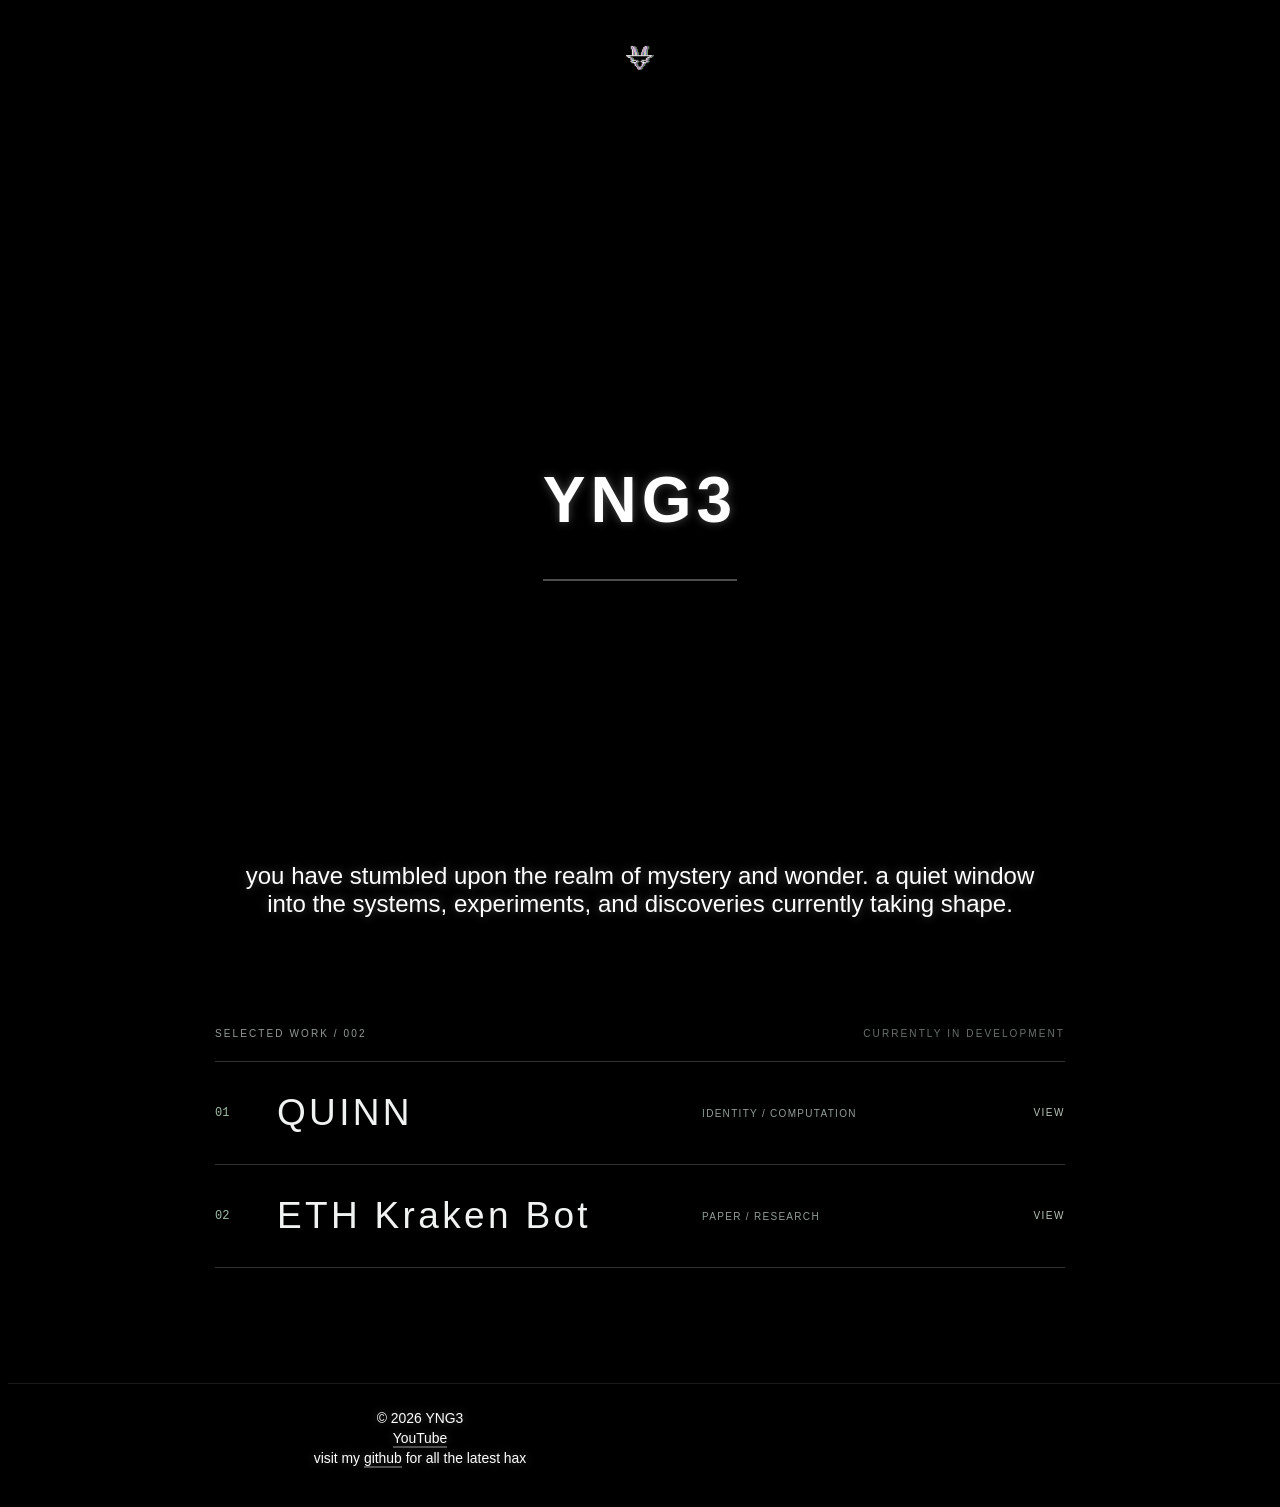
<file: index.html>
<!DOCTYPE html>
<html lang="en">
  <head>
    <meta charset="UTF-8">
    <meta name="viewport" content="width=device-width, initial-scale=1, viewport-fit=cover">
    <meta name="theme-color" content="#000000">
    <meta name="description" content="YNG3 is a curated window into independent experiments in identity, intelligent systems, and digital technology.">
    <title>YNG3</title>
    <link rel="stylesheet" href="https://cdnjs.cloudflare.com/ajax/libs/animate.css/4.1.1/animate.min.css">
    <link rel="shortcut icon" href="logo.ico" type="image/x-icon">
    <style>
      body {
        background-color: #000;
        color: #fff;
        font-family: "Helvetica Neue", Arial, sans-serif;
        text-align: center;
      }

      h1 {
        font-size: 4em;
        margin-top: 100px;
        letter-spacing: 5px;
        text-shadow: 0 0 10px rgba(255, 255, 255, 0.3);
      }

      p {
        font-size: 1.5em;
        margin-top: 30px;
        max-width: 800px;
        margin-left: auto;
        margin-right: auto;
        text-shadow: 0 0 10px rgba(255, 255, 255, 0.3);
      }

      a {
        color: #fff;
        text-decoration: none;
        border-bottom: 2px solid rgba(255, 255, 255, 0.3);
      }

      .logo {
        height: 100px; /* adjust the height to your desired size */
        width: auto;
      }

      .footer {
        position: fixed;
        left: 0;
        bottom: 0;
        width: 100%;
        background-color: rgba(0, 0, 0, 0.5);
        color: #fff;
        font-size: .5em;
        padding: 10px 0;
        text-align: center;
      }

      .footer p {
        margin: 0;
        padding: 0;
        line-height: 1;
      }

      .center {
        display: flex;
        justify-content: center;
        align-items: center;
        height: 80vh;
      }

      .button {
        display: inline-block;
        margin-top: 20px;
        padding: 12px 20px;
        background-color: #fff;
        color: #000;
        border-radius: 5px;
        font-size: 1.2em;
        text-transform: uppercase;
        font-weight: bold;
        letter-spacing: 2px;
        text-decoration: none;
        transition: all 0.3s ease;
      }

      .button:hover {
        background-color: #000;
        color: #fff;
        cursor: pointer;
      }

      /* Curated public signals — original YNG3 structure remains intact */
      .curation {
        max-width: 850px;
        margin: 108px auto 0;
        padding: 0 28px;
        text-align: left;
        color: #f0f3f1;
      }
      .curation-heading {
        display: flex;
        justify-content: space-between;
        gap: 22px;
        align-items: baseline;
        margin-bottom: 19px;
        color: #929a94;
        font: 500 10px/1.6 "Helvetica Neue", Arial, sans-serif;
        letter-spacing: .21em;
        text-transform: uppercase;
      }
      .curation-heading span:last-child { color: #69716c; }
      .project-reveal { border-top: 1px solid rgba(226,242,232,.2); border-bottom: 1px solid rgba(226,242,232,.2); }
      .project-reveal + .project-reveal { border-top: 0; }
      .project-reveal summary {
        display: grid;
        grid-template-columns: 44px minmax(0,1fr) minmax(125px,.7fr) 60px;
        align-items: center;
        gap: 18px;
        min-height: 102px;
        cursor: pointer;
        list-style: none;
        transition: background .2s ease, padding .2s ease;
      }
      .project-reveal summary::-webkit-details-marker { display: none; }
      .project-reveal summary::marker { content: ""; }
      .project-reveal summary:hover { background: rgba(181,213,190,.025); padding-left: 8px; }
      .project-id { color: #9dbca6; font: 500 12px/1.5 monospace; }
      .project-title { font-size: clamp(24px,3.2vw,37px); font-weight: 450; letter-spacing: .09em; }
      .project-type { font: 500 10px/1.5 "Helvetica Neue", Arial, sans-serif; color: #919d96; letter-spacing: .13em; text-transform: uppercase; }
      .project-toggle { font: 500 10px/1.4 "Helvetica Neue", Arial, sans-serif; color: #b7c5b9; letter-spacing: .15em; text-transform: uppercase; text-align: right; }
      .project-reveal[open] .project-toggle { color: #d8eadd; }
      .project-reveal[open] .project-toggle::after { content: " /"; }
      .project-description { max-width: 600px; padding: 0 0 36px 62px; }
      .project-description p {
        color: #aebcb1;
        text-shadow: none;
        font-size: 14px;
        line-height: 1.85;
        max-width: 690px;
        margin: 0 0 20px;
        text-align: left;
      }
      .project-description a {
        display: inline-block;
        color: #d9eadf;
        border-bottom: 1px solid rgba(192,225,204,.47);
        padding-bottom: 7px;
        font: 600 11px/1.5 "Helvetica Neue", Arial, sans-serif;
        letter-spacing: .14em;
        text-transform: uppercase;
      }
      .project-description a:hover { border-color: #e4ffec; }
      .footer {
        position: static;
        width: 100%;
        margin-top: 115px;
        border-top: 1px solid rgba(220,231,223,.11);
        background: transparent;
        padding: 24px 12px 30px;
        font-size: .58em;
      }
      .footer p { line-height: 1.45; }
      @media(max-width:600px) {
        .center { height: 65vh; min-height: 350px; }
        h1 { margin-top: 35px; font-size: clamp(3rem,15vw,4em); }
        .logo { height: 80px; }
        body > p { padding: 0 22px; font-size: 1.1em; line-height: 1.7; }
        .curation { margin-top: 85px; padding: 0 22px; }
        .project-reveal summary { grid-template-columns: 32px 1fr 56px; gap: 10px; min-height: 93px; }
        .project-type { grid-column: 2; grid-row: 2; margin-top: -25px; font-size: 9px; }
        .project-toggle { grid-column: 3; grid-row: 1; }
        .project-description { padding-left: 0; }
        .curation-heading { font-size: 9px; letter-spacing: .14em; }
        .footer { margin-top: 80px; }
      }
      @media (prefers-reduced-motion: reduce) {
        html { scroll-behavior: auto; }
        .project-reveal summary { transition: none; }
      }
    </style>
  </head>
  <body>
    <img src="logo.png" alt="Logo" class="logo">
    <div class="center">
      <a href="https://yng3.github.io/"><h1 class="animate__animated animate__fadeInDown">YNG3</h1></a>
      </div>
    <p class="animate__animated animate__fadeInUp">you have stumbled upon the realm of mystery and wonder. a quiet window into the systems, experiments, and discoveries currently taking shape.</p>


    <section class="curation" aria-label="Selected work">
      <div class="curation-heading">
        <span>Selected work / 002</span>
        <span>Currently in development</span>
      </div>
      <details class="project-reveal">
        <summary aria-label="Expand QUINN project preview">
          <span class="project-id">01</span>
          <strong class="project-title">QUINN</strong>
          <span class="project-type">Identity / Computation</span>
          <span class="project-toggle">View</span>
        </summary>
        <div class="project-description">
          <p>An exploration of persistent cryptographic identity, governed execution, and continuity beyond a single machine. Built deliberately, with authority constrained at every boundary.</p>
          <a href="/quinn/">Explore QUINN</a>
        </div>
      </details>
      <details class="project-reveal">
        <summary aria-label="Expand ETH Kraken Bot project preview">
          <span class="project-id">02</span>
          <strong class="project-title">ETH Kraken Bot</strong>
          <span class="project-type">Paper / Research</span>
          <span class="project-toggle">View</span>
        </summary>
        <div class="project-description">
          <p>A deterministic Python ETH futures paper-trading research system built around explicit entry blockers, risk-gated paper execution, and a hash-chained audit trail. The available audit does not qualify autonomous paper or live trading; no current profitability is established.</p>
          <a href="/eth/">Explore ETH Kraken Bot</a>
        </div>
      </details>
    </section>

    <div class="footer">
      <p>&copy; 2026 YNG3</p>
      <p><a href="https://youtube.com/@ynotloc?si=pqxuKUOhRbvVTWKb">YouTube</a></p>
      <p>visit my <a href="https://github.com/YNG3">github</a> for all the latest hax</p>
    </div>

  </body>
</html>
</file>
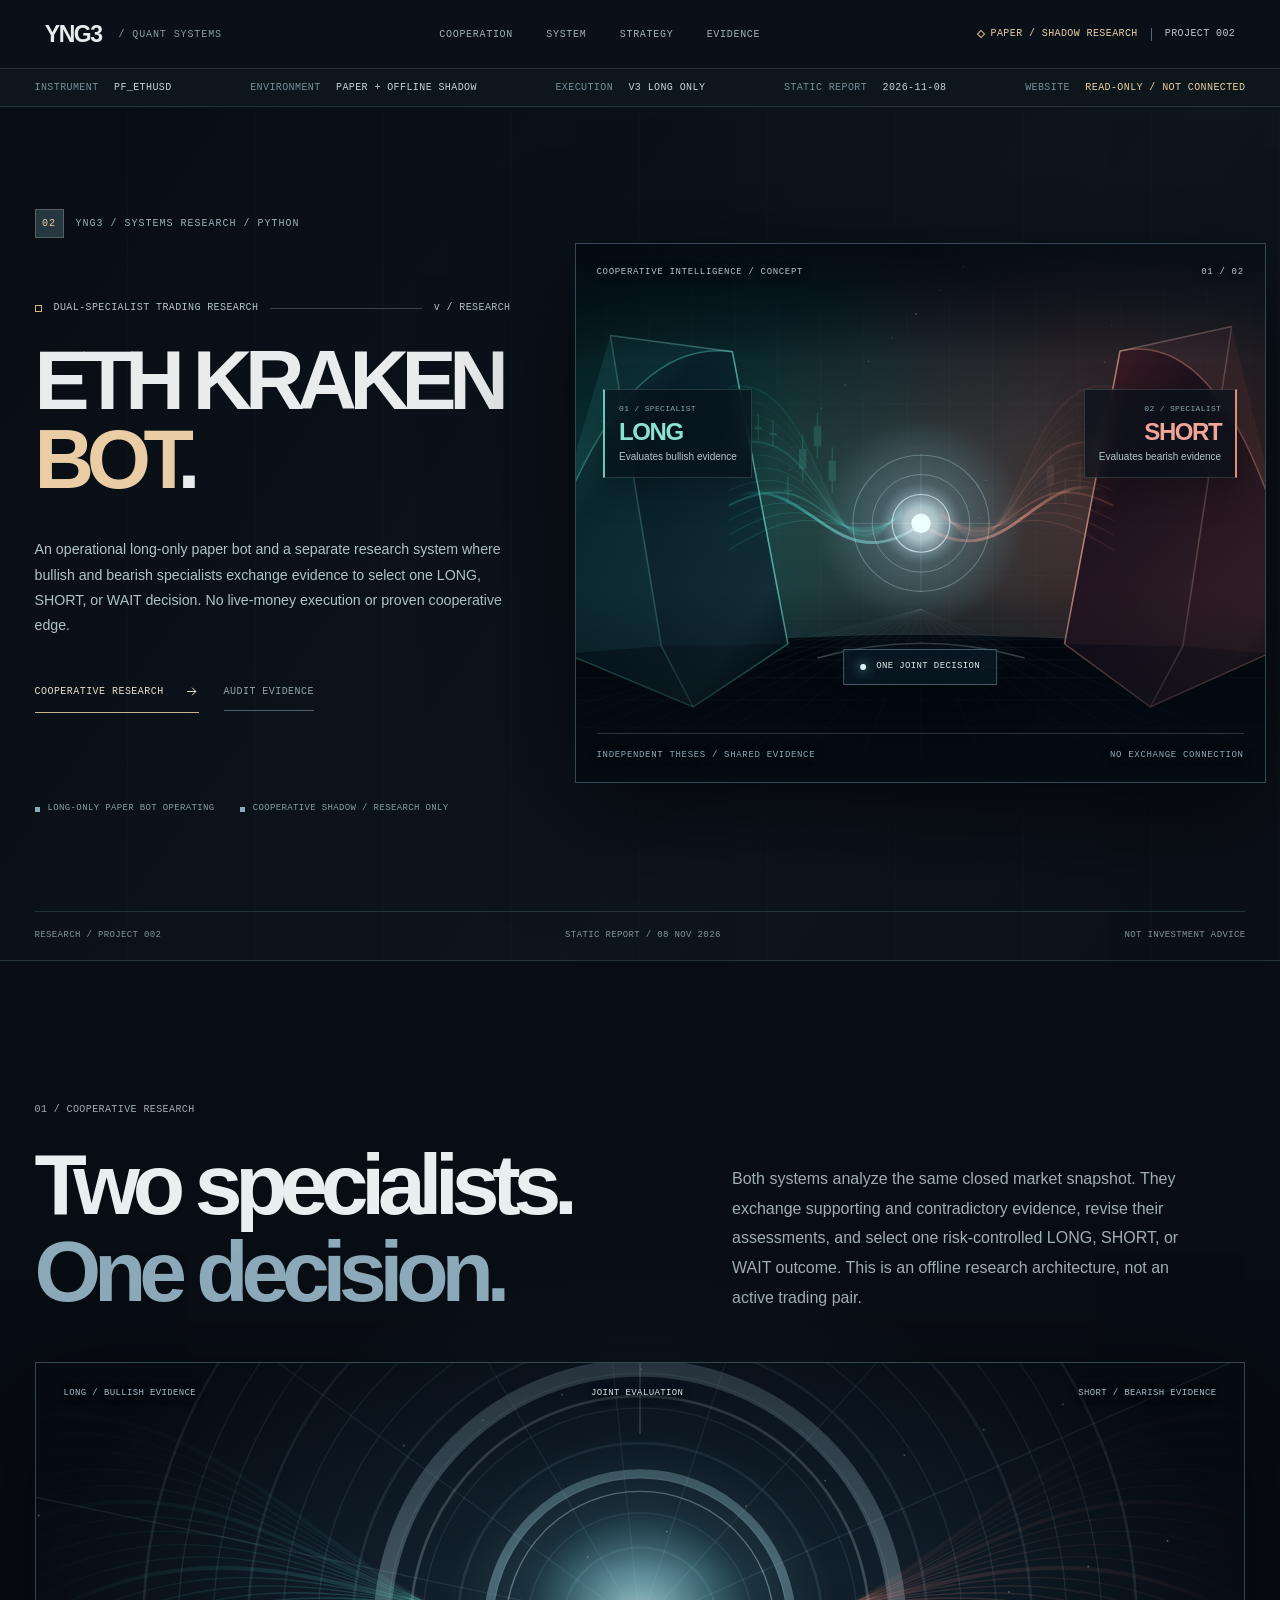
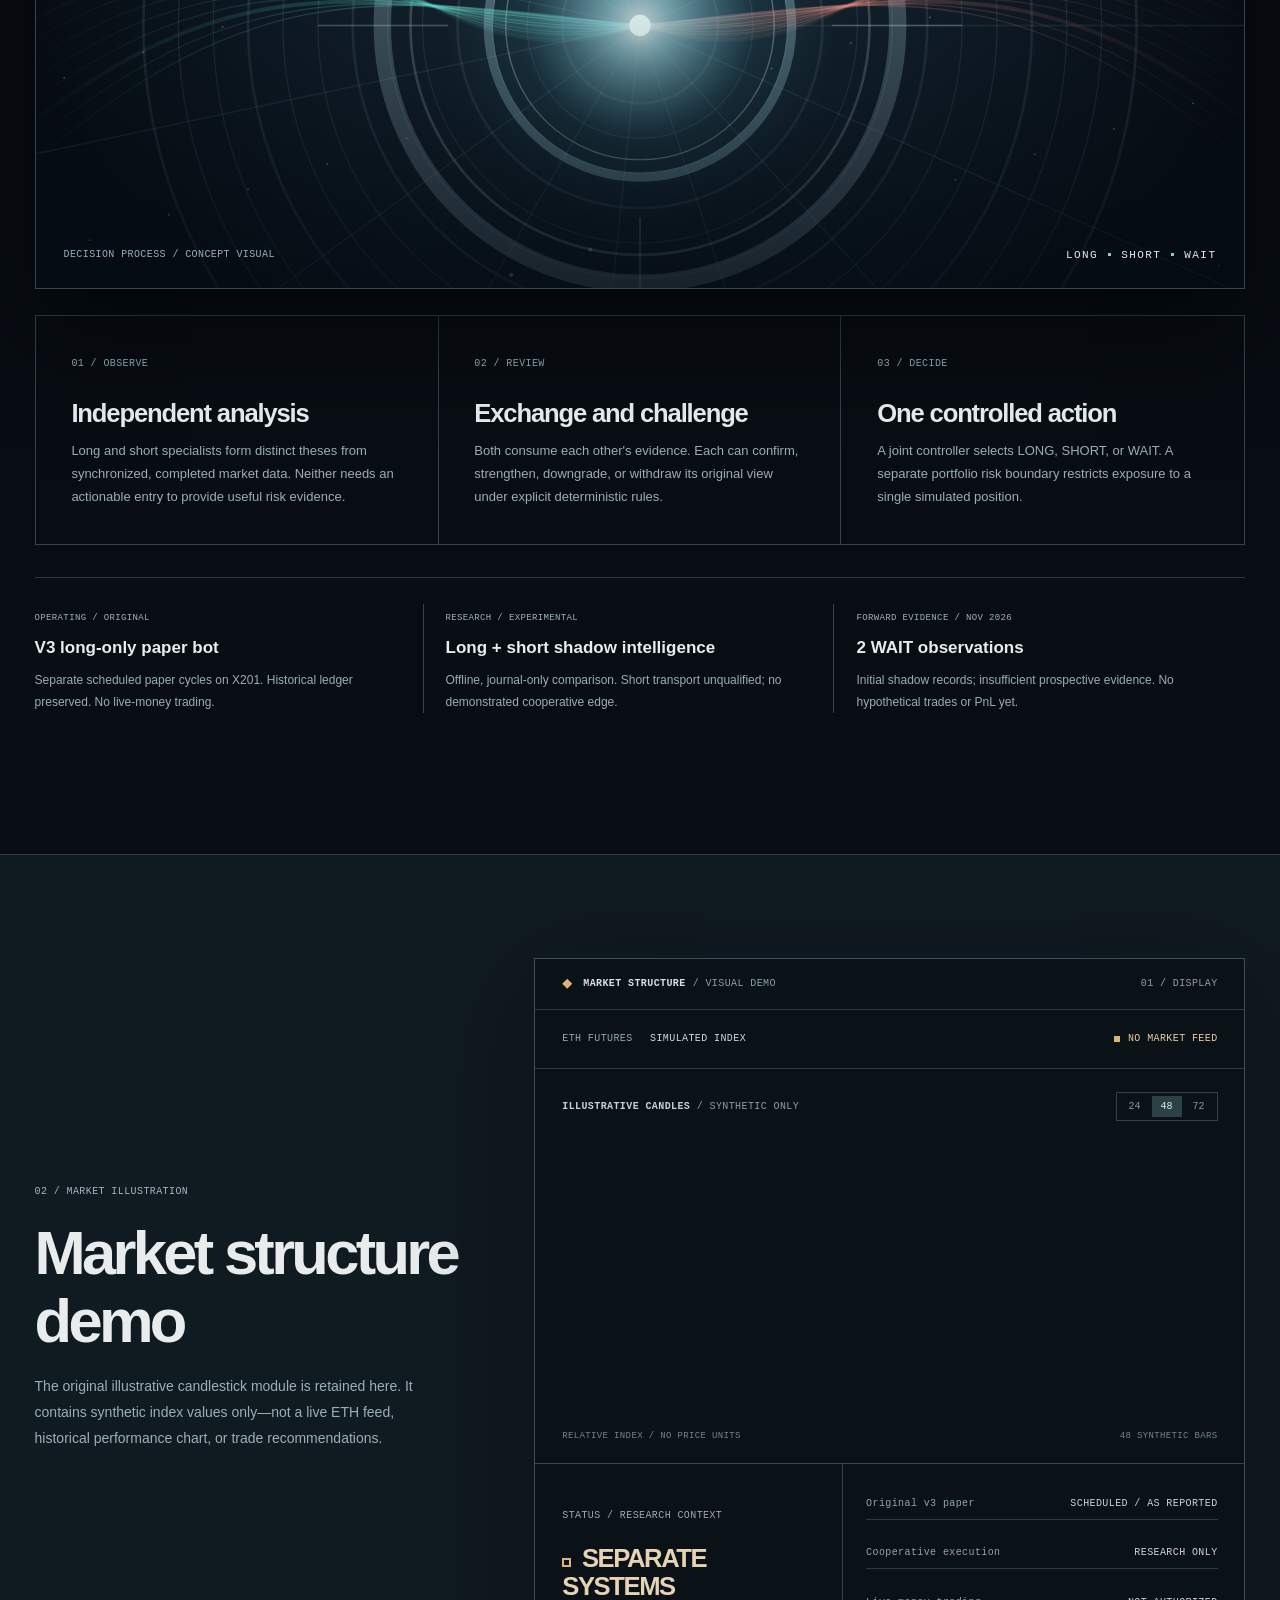
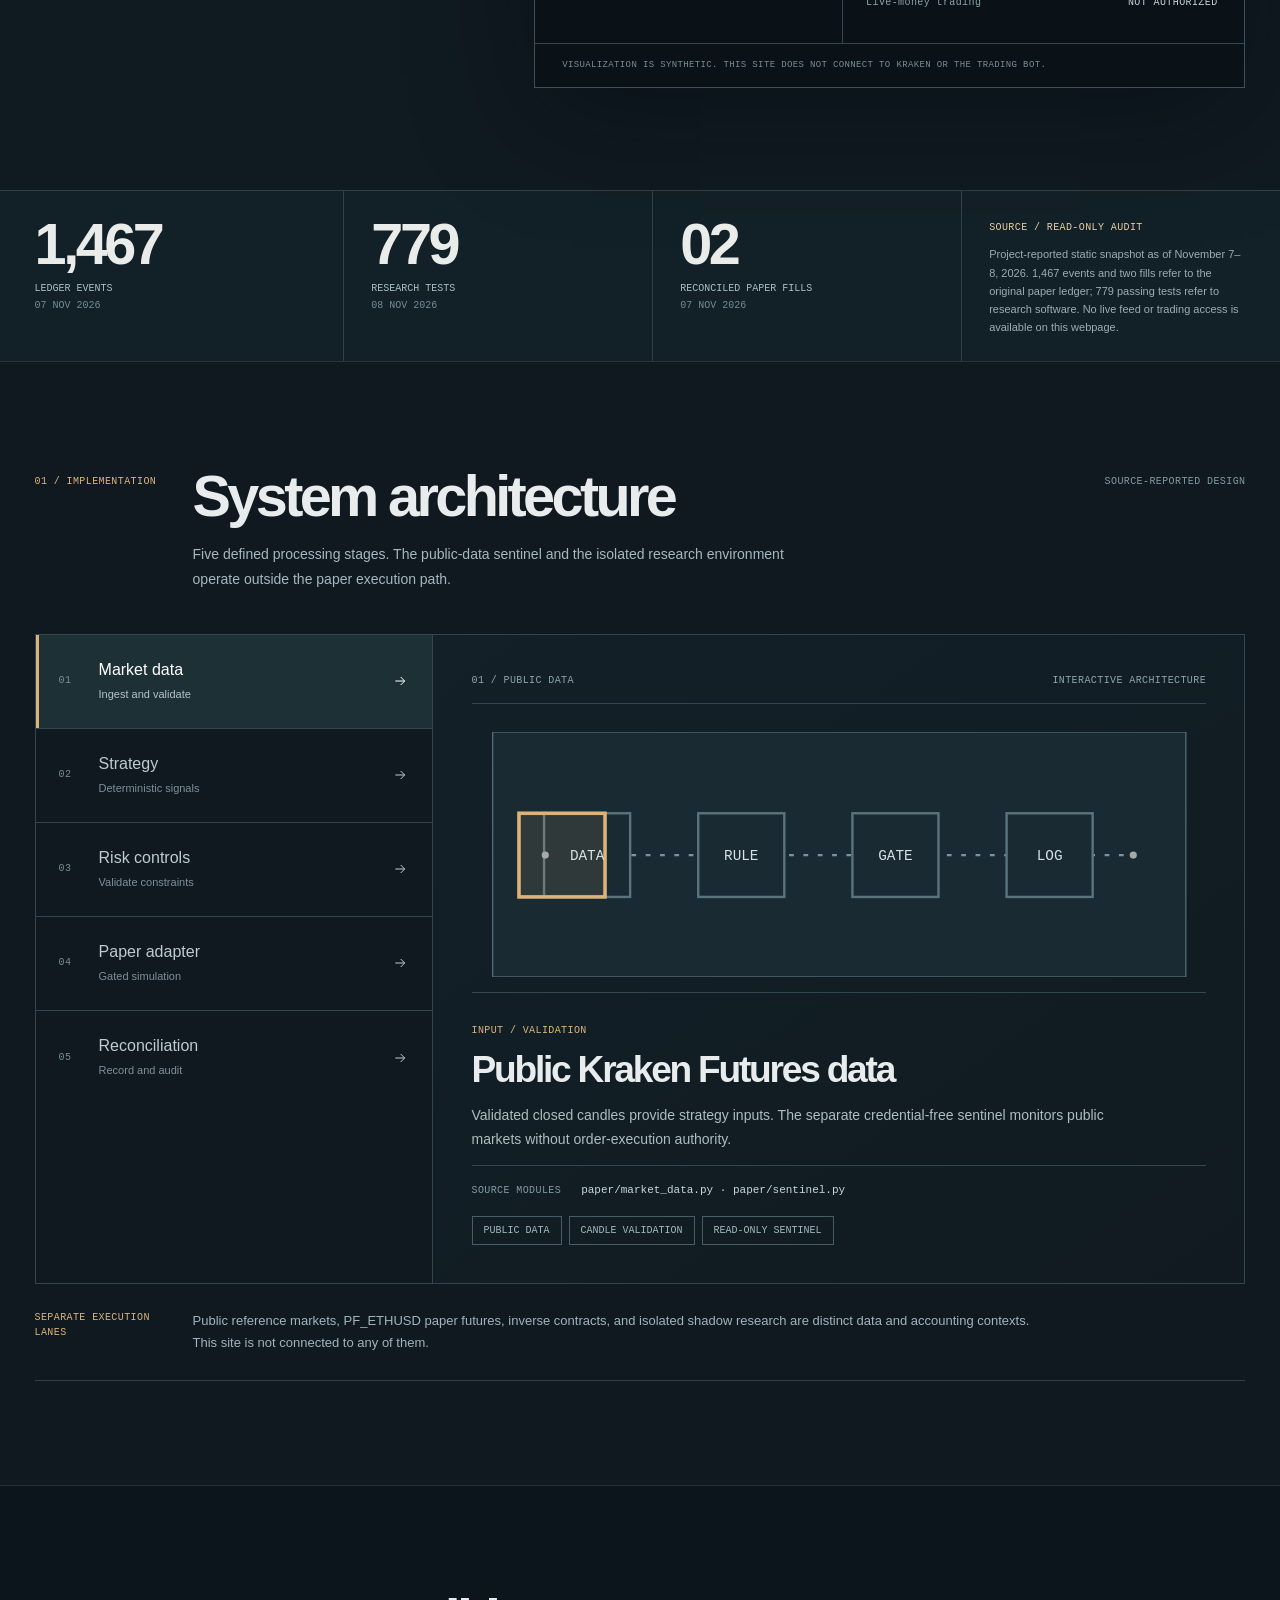
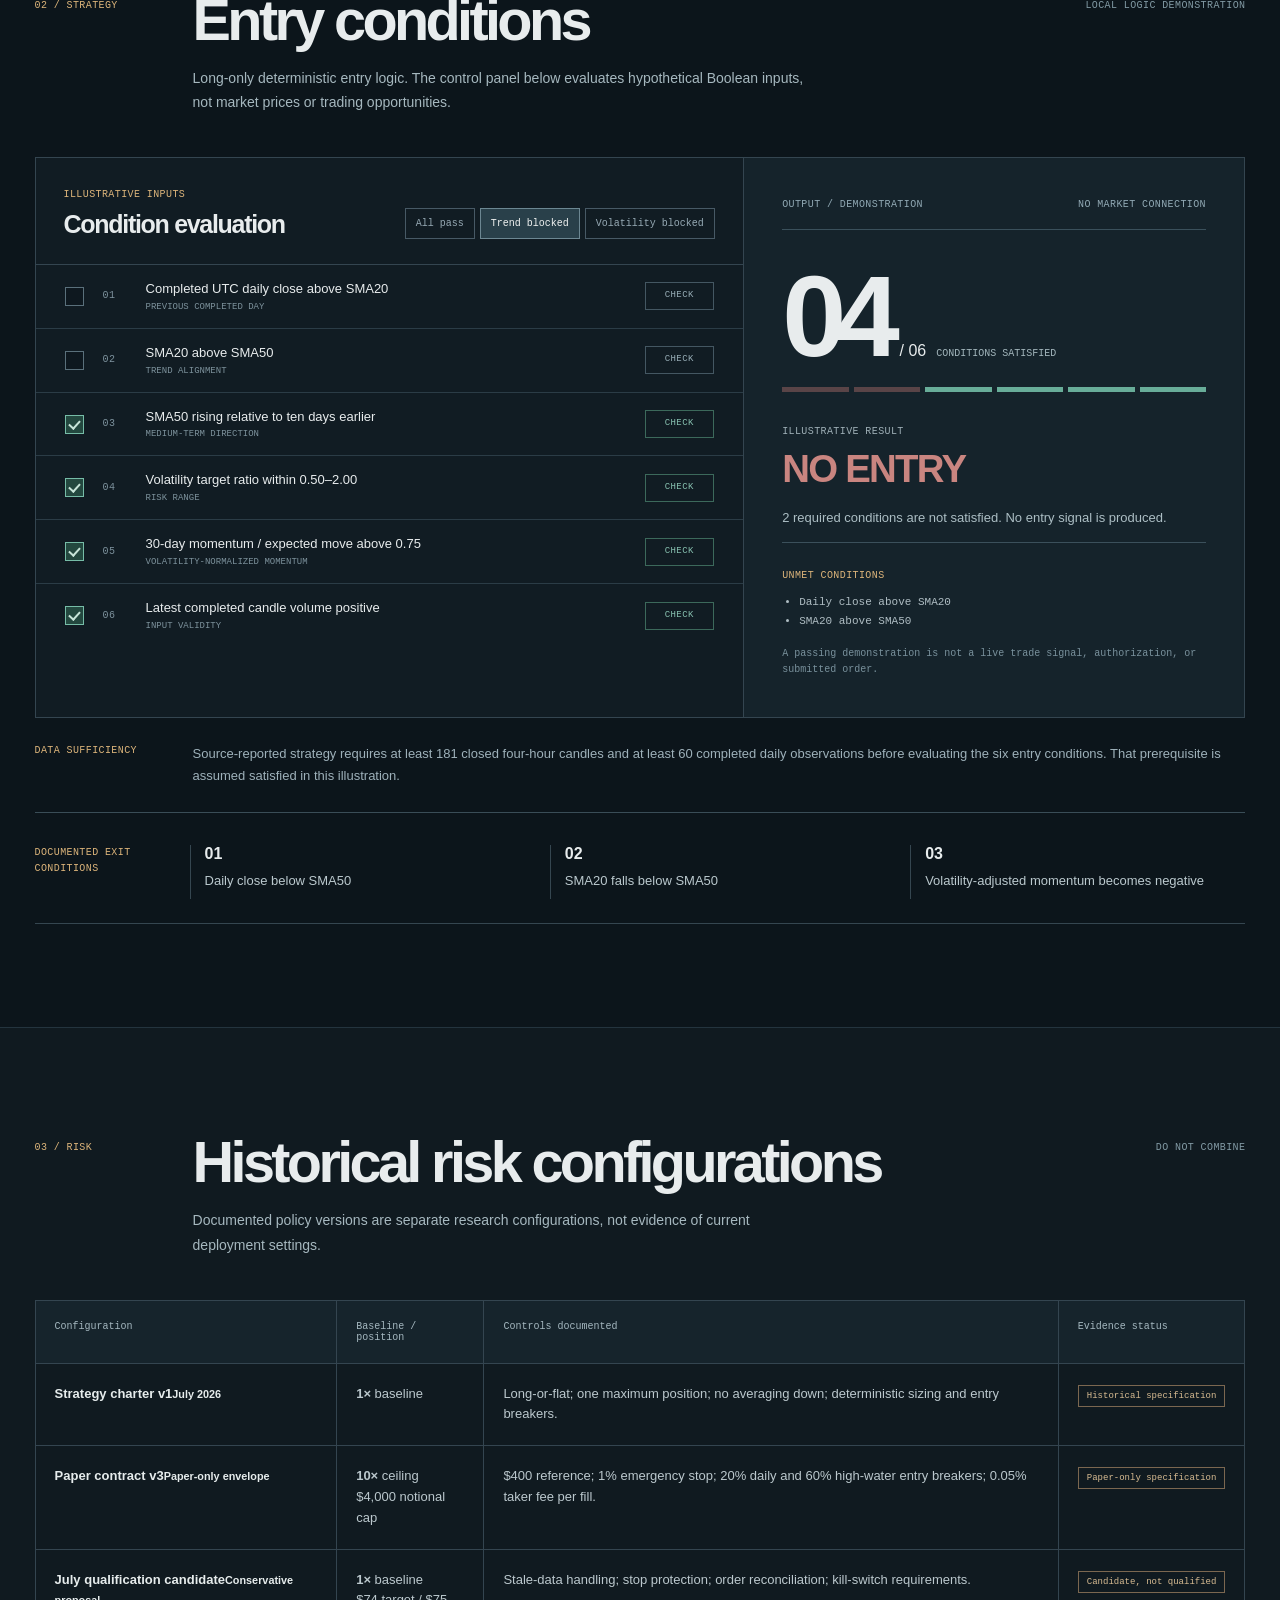
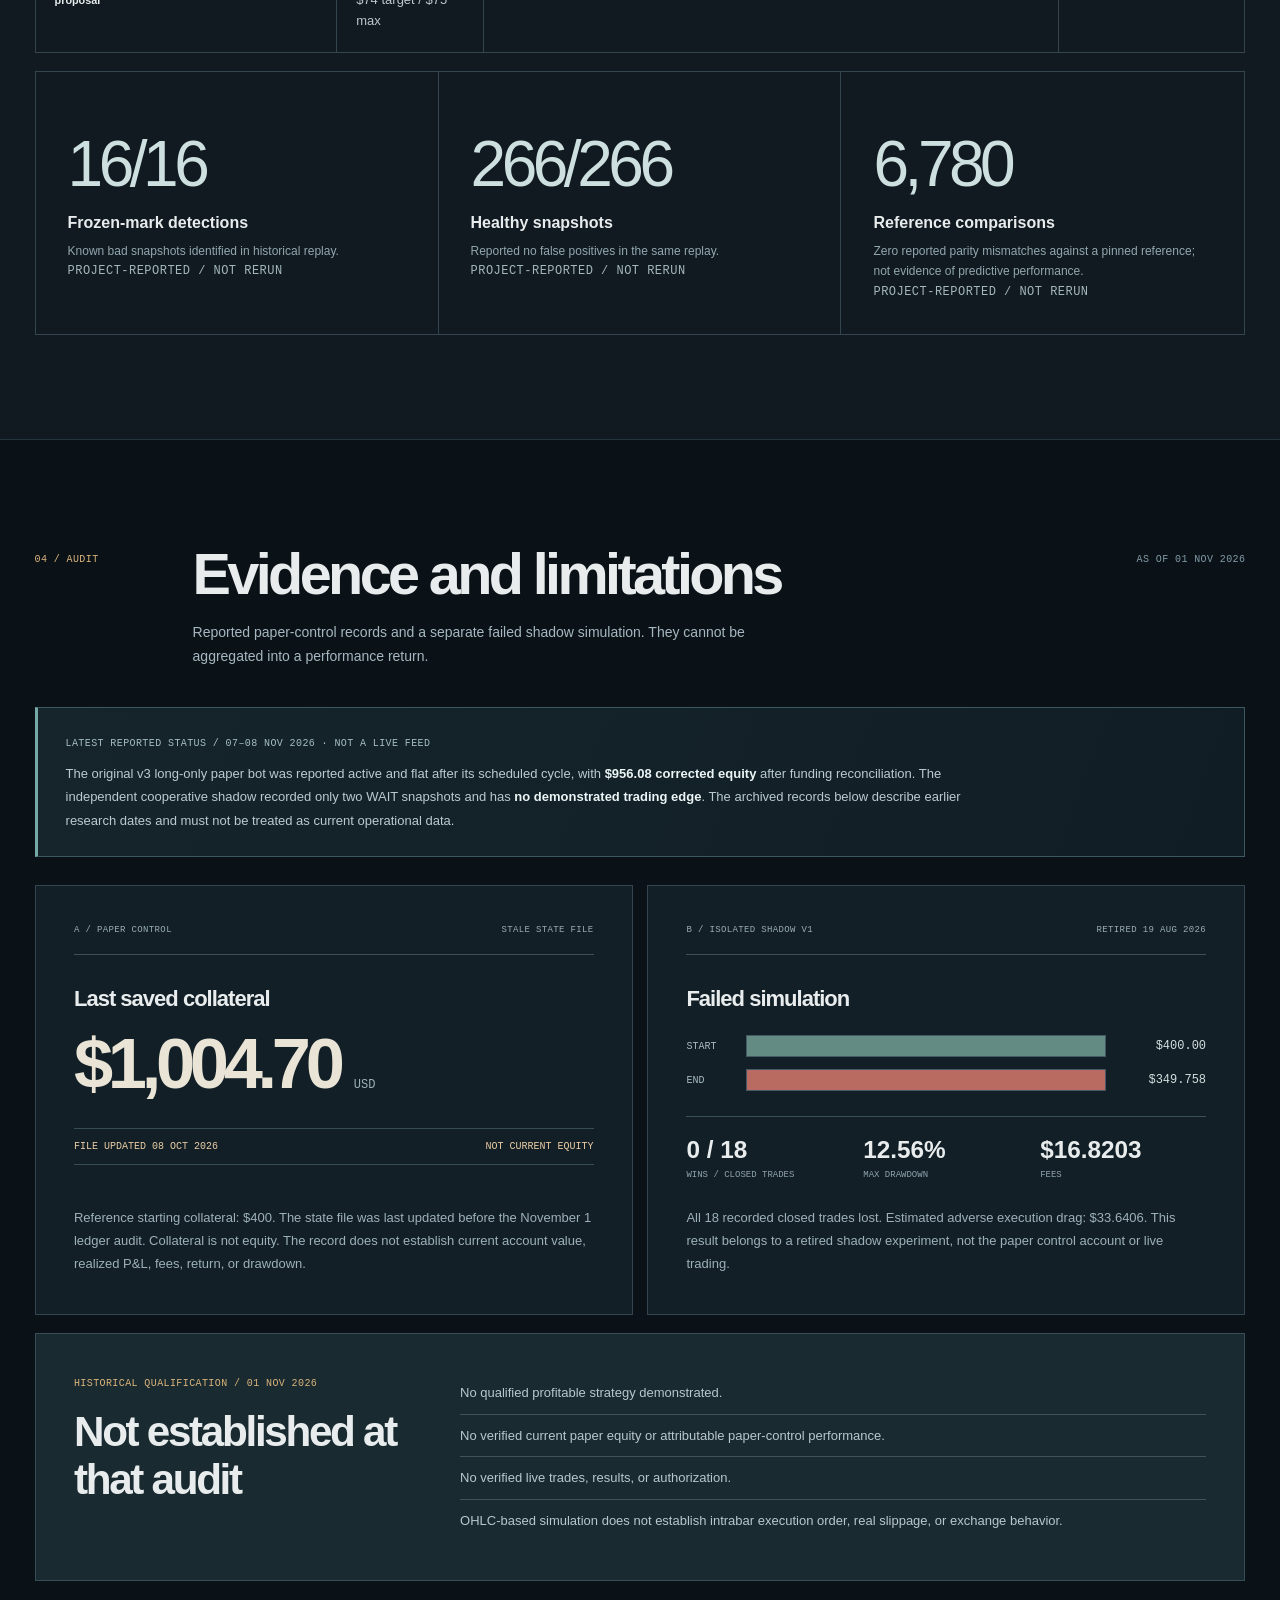
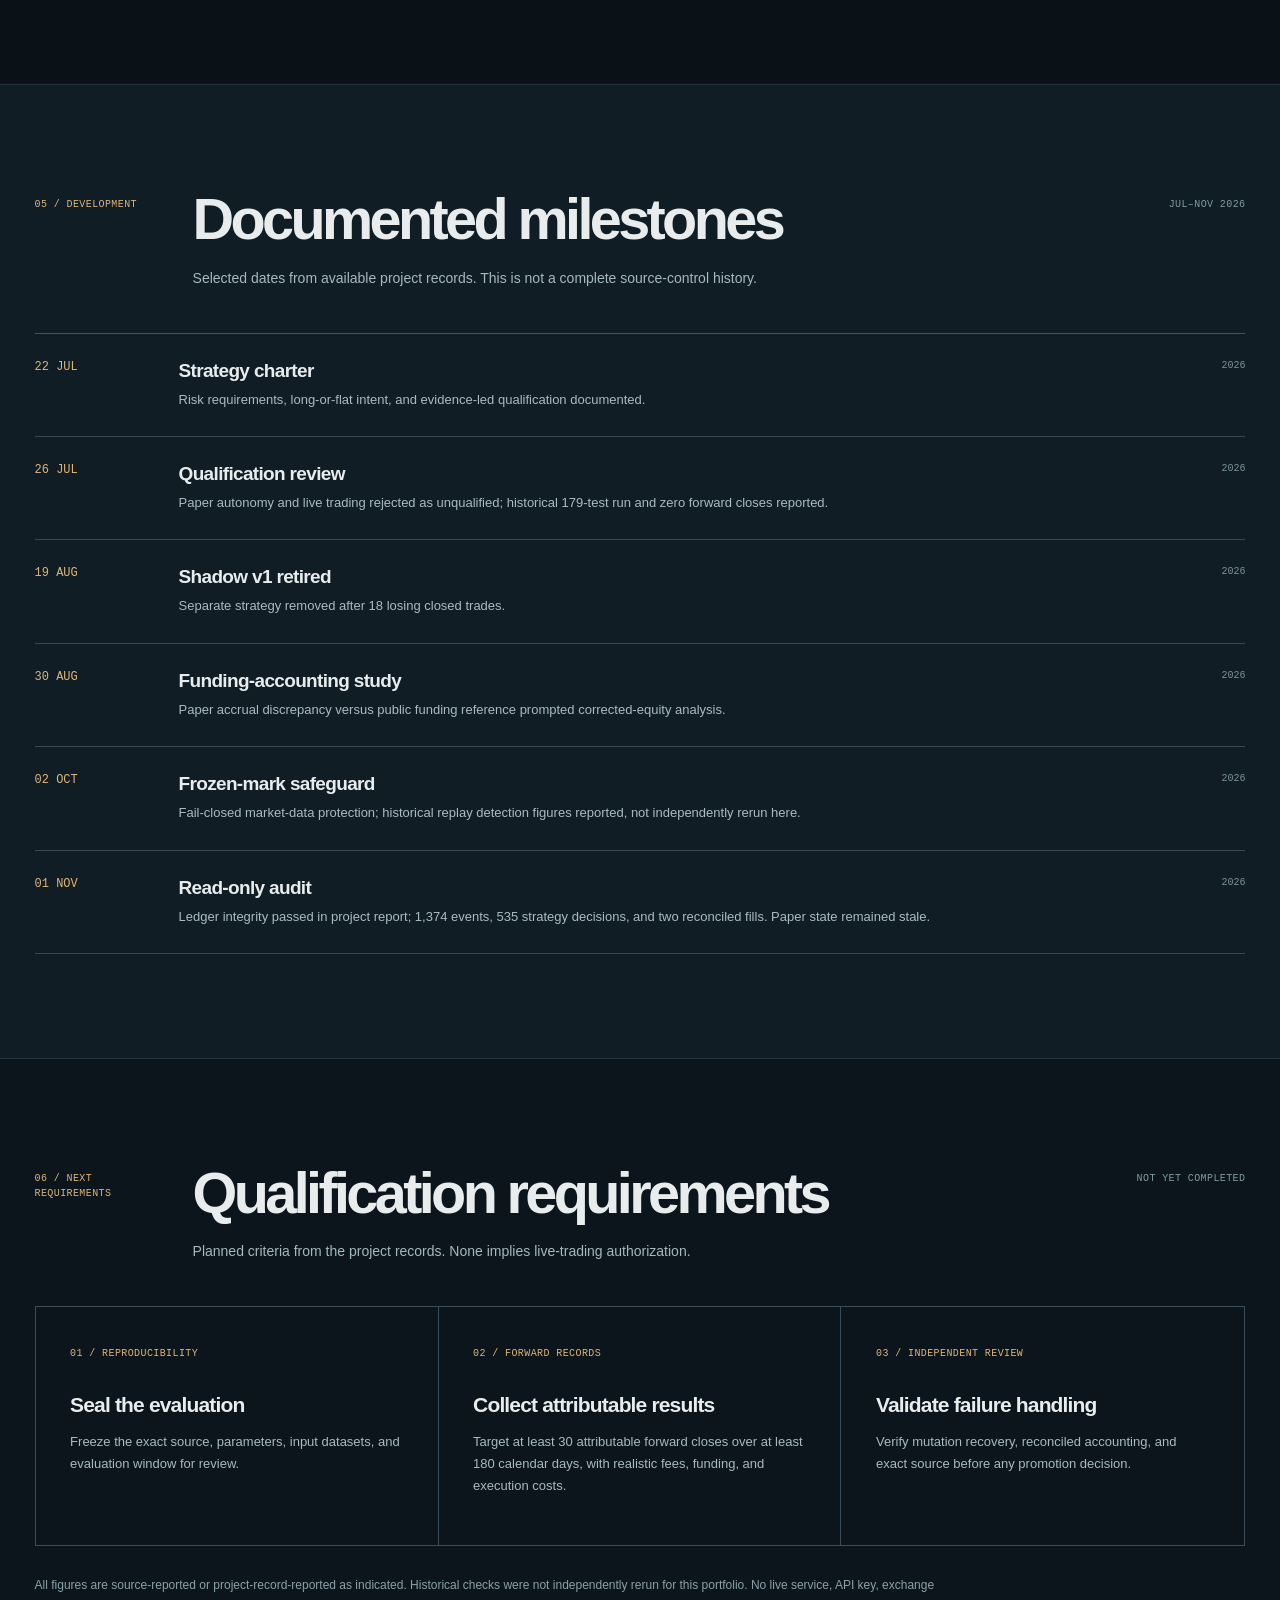
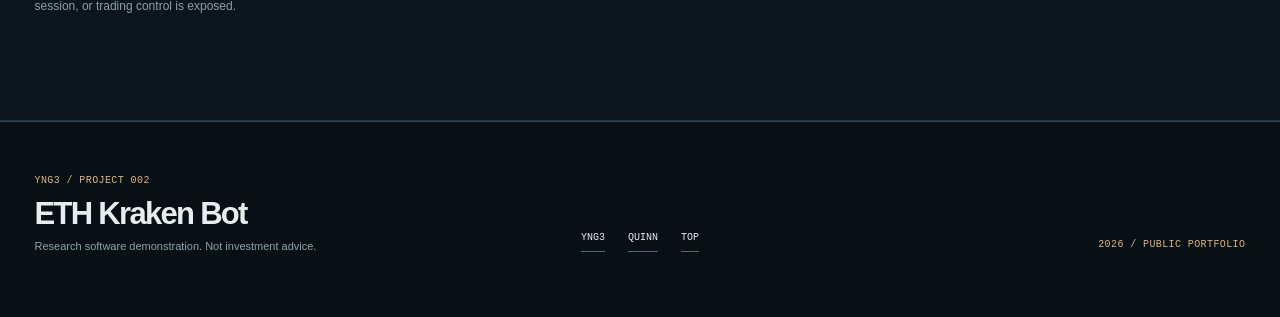
<file: eth/index.html>
<!doctype html>
<html lang="en">
<head>
<meta charset="utf-8">
<meta name="viewport" content="width=device-width,initial-scale=1,viewport-fit=cover">
<meta name="theme-color" content="#0b0f13">
<meta name="color-scheme" content="dark">
<meta name="description" content="ETH Kraken Bot: original long-only paper trading system and isolated dual-agent cooperative intelligence research. Two specialists, one evidence-based decision. No verified cooperative edge.">
<meta name="referrer" content="no-referrer">
<meta http-equiv="Content-Security-Policy" content="default-src 'self'; script-src 'self'; style-src 'self'; img-src 'self' data:; connect-src 'none'; object-src 'none'; frame-src 'none'; base-uri 'self'; form-action 'none'">
<meta property="og:type" content="website">
<meta property="og:title" content="ETH Kraken Bot | Paper-Trading Research | YNG3">
<meta property="og:description" content="A long-only ETH paper bot alongside isolated research into two analytical specialists reaching one joint LONG, SHORT, or WAIT decision.">
<title>ETH Kraken Bot — Trading Research / YNG3</title>
<link rel="icon" href="../logo.ico">
<link rel="stylesheet" href="./design.css">
<script defer src="./app.js"></script>
<script defer src="./chart.js"></script>
</head>
<body>
<a class="skip" href="#overview">Skip to content</a>
<header class="sitebar">
  <a class="brand" href="../" aria-label="YNG3 home"><span class="brand-mark">YNG3</span><span class="brand-sub">/ QUANT SYSTEMS</span></a>
  <nav class="topnav" aria-label="Page sections"><a href="#cooperation">Cooperation</a><a href="#system">System</a><a href="#strategy">Strategy</a><a href="#evidence">Evidence</a></nav>
  <span class="top-index mono"><span class="market-status"><span class="market-status-dot" aria-hidden="true"></span> PAPER / SHADOW RESEARCH</span><span class="index-block" aria-hidden="true"></span> PROJECT 002</span>
</header>
<main id="overview">
  <div class="ticker-bar" aria-label="Portfolio context, not exchange market data"><div class="ticker-track container mono"><span>INSTRUMENT <b>PF_ETHUSD</b></span><span>ENVIRONMENT <b>PAPER + OFFLINE SHADOW</b></span><span>EXECUTION <b>V3 LONG ONLY</b></span><span>STATIC REPORT <b>2026-11-08</b></span><span>WEBSITE <b>READ-ONLY / NOT CONNECTED</b></span></div></div>
  <section class="hero" aria-labelledby="hero-title">
    <div class="hero-grid container">
      <div class="hero-main">
        <div class="eyebrow hero-eyebrow"><span class="index-square">02</span><span>YNG3 / SYSTEMS RESEARCH / PYTHON</span></div>
        <div class="hero-eyeline mono"><span class="pulse-square" aria-hidden="true"></span> DUAL-SPECIALIST TRADING RESEARCH <span class="spacer-line" aria-hidden="true"></span> v / RESEARCH</div>
        <h1 id="hero-title">ETH KRAKEN<br><span>BOT</span><span class="title-period">.</span></h1>
        <div class="hero-copy"><p>An operational long-only paper bot and a separate research system where bullish and bearish specialists exchange evidence to select one LONG, SHORT, or WAIT decision. No live-money execution or proven cooperative edge.</p>
          <div class="hero-cta"><a href="#cooperation">COOPERATIVE RESEARCH <svg aria-hidden="true" viewBox="0 0 24 24"><path d="M5 12h14M13 6l6 6-6 6"/></svg></a><a class="secondary-link" href="#evidence">AUDIT EVIDENCE</a></div>
        </div>
        <div class="hero-checks mono"><span><i aria-hidden="true"></i> LONG-ONLY PAPER BOT OPERATING</span><span><i aria-hidden="true"></i> COOPERATIVE SHADOW / RESEARCH ONLY</span></div>
      </div>
      <div class="dual-visual" role="group" aria-label="Conceptual visualization of two independent market specialists converging on one risk-controlled decision">
        <img class="dual-visual-art" src="./dual-agent-scene.svg" width="1200" height="760" alt="Faceted teal bullish and copper bearish analytical structures exchange luminous data streams that meet at one central decision aperture. Concept art, not market data." decoding="async" fetchpriority="high">
        <div class="dual-visual-shade" aria-hidden="true"></div>
        <div class="dual-visual-top mono"><span>COOPERATIVE INTELLIGENCE / CONCEPT</span><span>01 / 02</span></div>
        <div class="dual-agent-label long-label"><span class="small-index mono">01 / SPECIALIST</span><strong>LONG</strong><span>Evaluates bullish evidence</span></div>
        <div class="dual-agent-label short-label"><span class="small-index mono">02 / SPECIALIST</span><strong>SHORT</strong><span>Evaluates bearish evidence</span></div>
        <div class="dual-center-label mono"><span class="dual-pulse" aria-hidden="true"></span> ONE JOINT DECISION</div>
        <div class="dual-visual-bottom mono"><span>INDEPENDENT THESES <span aria-hidden="true">/</span> SHARED EVIDENCE</span><span>NO EXCHANGE CONNECTION</span></div>
      </div>
    </div>
    <div class="hero-band container"><span class="mono">RESEARCH / PROJECT 002</span><span class="mono">STATIC REPORT / 08 NOV 2026</span><span class="mono">NOT INVESTMENT ADVICE</span></div>
  </section>
  <section class="cooperation-story" id="cooperation" aria-labelledby="cooperation-title">
    <div class="container">
      <div class="story-heading"><div class="eyebrow mono">01 / COOPERATIVE RESEARCH</div><h2 id="cooperation-title">Two specialists.<br><em>One decision.</em></h2><p>Both systems analyze the same closed market snapshot. They exchange supporting and contradictory evidence, revise their assessments, and select one risk-controlled LONG, SHORT, or WAIT outcome. This is an offline research architecture, not an active trading pair.</p></div>
      <div class="story-theater">
        <img src="./decision-core.svg" width="900" height="600" loading="lazy" decoding="async" alt="Conceptual close-up of teal and copper market signals converging through a single central decision aperture.">
        <div class="story-theater-label mono"><span>LONG / BULLISH EVIDENCE</span><span>JOINT EVALUATION</span><span>SHORT / BEARISH EVIDENCE</span></div>
        <div class="story-theater-caption"><span class="mono">DECISION PROCESS / CONCEPT VISUAL</span><strong>LONG <i aria-hidden="true"></i> SHORT <i aria-hidden="true"></i> WAIT</strong></div>
      </div>
      <div class="story-steps">
        <article><span class="mono">01 / OBSERVE</span><h3>Independent analysis</h3><p>Long and short specialists form distinct theses from synchronized, completed market data. Neither needs an actionable entry to provide useful risk evidence.</p></article>
        <article><span class="mono">02 / REVIEW</span><h3>Exchange and challenge</h3><p>Both consume each other's evidence. Each can confirm, strengthen, downgrade, or withdraw its original view under explicit deterministic rules.</p></article>
        <article><span class="mono">03 / DECIDE</span><h3>One controlled action</h3><p>A joint controller selects LONG, SHORT, or WAIT. A separate portfolio risk boundary restricts exposure to a single simulated position.</p></article>
      </div>
      <div class="story-boundary">
        <div><span class="mono">OPERATING / ORIGINAL</span><strong>V3 long-only paper bot</strong><p>Separate scheduled paper cycles on X201. Historical ledger preserved. No live-money trading.</p></div>
        <div><span class="mono">RESEARCH / EXPERIMENTAL</span><strong>Long + short shadow intelligence</strong><p>Offline, journal-only comparison. Short transport unqualified; no demonstrated cooperative edge.</p></div>
        <div><span class="mono">FORWARD EVIDENCE / NOV 2026</span><strong>2 WAIT observations</strong><p>Initial shadow records; insufficient prospective evidence. No hypothetical trades or PnL yet.</p></div>
      </div>
    </div>
  </section>
  <section class="market-demo-shell" aria-labelledby="market-demo-title">
    <div class="container market-demo-grid">
      <div class="market-demo-head"><span class="mono">02 / MARKET ILLUSTRATION</span><h2 id="market-demo-title">Market structure demo</h2><p>The original illustrative candlestick module is retained here. It contains synthetic index values only—not a live ETH feed, historical performance chart, or trade recommendations.</p></div>
      <div class="hero-terminal">
        <div class="terminal-top mono"><div class="terminal-title"><span class="terminal-mark" aria-hidden="true"></span><b>MARKET STRUCTURE</b><span> / VISUAL DEMO</span></div><span class="terminal-corner">01 / DISPLAY</span></div>
        <div class="terminal-instruments mono"><span>ETH FUTURES <b>SIMULATED INDEX</b></span><div><span class="chart-led" aria-hidden="true"></span> NO MARKET FEED</div></div>
        <div class="chart-pane">
          <div class="chart-title mono"><div><b>ILLUSTRATIVE CANDLES</b><span> / SYNTHETIC ONLY</span></div><div class="chart-range" role="group" aria-label="Illustrative chart sample length"><button type="button" class="range-btn" data-range="24" aria-pressed="false">24</button><button type="button" class="range-btn" data-range="48" aria-pressed="true">48</button><button type="button" class="range-btn" data-range="72" aria-pressed="false">72</button></div></div>
          <canvas id="marketChart" aria-label="Illustrative synthetic candlestick chart. Generated data, not actual ETH prices, strategy returns, or trades." role="img">Synthetic candlestick illustration. No actual ETH market data is displayed.</canvas>
          <div class="chart-axis mono"><span>RELATIVE INDEX / NO PRICE UNITS</span><span id="chart-count">48 SYNTHETIC BARS</span></div>
        </div>
        <div class="terminal-bottom"><div class="qual-mini"><span class="mono">STATUS / RESEARCH CONTEXT</span><strong><span class="qual-status" aria-hidden="true"></span> SEPARATE SYSTEMS</strong></div><div class="mini-book mono" aria-label="System qualification facts"><div><span>Original v3 paper</span><b>SCHEDULED / AS REPORTED</b></div><div><span>Cooperative execution</span><b>RESEARCH ONLY</b></div><div><span>Live-money trading</span><b>NOT AUTHORIZED</b></div></div></div>
        <div class="terminal-disclaimer mono">VISUALIZATION IS SYNTHETIC. THIS SITE DOES NOT CONNECT TO KRAKEN OR THE TRADING BOT.</div>
      </div>
    </div>
  </section>
  <section class="audit-band" aria-label="Reported audit counts"><div class="container audit-grid">
    <div class="audit-stat"><div class="audit-num">1,467</div><div class="audit-label">LEDGER EVENTS <span>07 NOV 2026</span></div></div>
    <div class="audit-stat"><div class="audit-num">779</div><div class="audit-label">RESEARCH TESTS <span>08 NOV 2026</span></div></div>
    <div class="audit-stat"><div class="audit-num">02</div><div class="audit-label">RECONCILED PAPER FILLS <span>07 NOV 2026</span></div></div>
    <div class="audit-context"><span class="mono">SOURCE / READ-ONLY AUDIT</span><p>Project-reported static snapshot as of November 7–8, 2026. 1,467 events and two fills refer to the original paper ledger; 779 passing tests refer to research software. No live feed or trading access is available on this webpage.</p></div>
  </div></section>
  <section class="section system-section" id="system" aria-labelledby="system-title">
    <div class="container"><div class="section-top"><span class="section-id mono">01 / IMPLEMENTATION</span><div><h2 id="system-title">System architecture</h2><p class="section-deck">Five defined processing stages. The public-data sentinel and the isolated research environment operate outside the paper execution path.</p></div><span class="side-aside mono">SOURCE-REPORTED DESIGN</span></div>
      <div class="architecture"><div class="pipeline" role="tablist" aria-label="Architecture stages" aria-orientation="vertical">
        <button type="button" class="stage active" role="tab" id="stage-0" aria-controls="stage-panel" aria-selected="true" tabindex="0" data-stage="0"><span class="stage-number mono">01</span><span><b>Market data</b><small>Ingest and validate</small></span><svg viewBox="0 0 24 24" aria-hidden="true"><path d="M5 12h14M13 6l6 6-6 6"/></svg></button>
        <button type="button" class="stage" role="tab" id="stage-1" aria-controls="stage-panel" aria-selected="false" tabindex="-1" data-stage="1"><span class="stage-number mono">02</span><span><b>Strategy</b><small>Deterministic signals</small></span><svg viewBox="0 0 24 24" aria-hidden="true"><path d="M5 12h14M13 6l6 6-6 6"/></svg></button>
        <button type="button" class="stage" role="tab" id="stage-2" aria-controls="stage-panel" aria-selected="false" tabindex="-1" data-stage="2"><span class="stage-number mono">03</span><span><b>Risk controls</b><small>Validate constraints</small></span><svg viewBox="0 0 24 24" aria-hidden="true"><path d="M5 12h14M13 6l6 6-6 6"/></svg></button>
        <button type="button" class="stage" role="tab" id="stage-3" aria-controls="stage-panel" aria-selected="false" tabindex="-1" data-stage="3"><span class="stage-number mono">04</span><span><b>Paper adapter</b><small>Gated simulation</small></span><svg viewBox="0 0 24 24" aria-hidden="true"><path d="M5 12h14M13 6l6 6-6 6"/></svg></button>
        <button type="button" class="stage" role="tab" id="stage-4" aria-controls="stage-panel" aria-selected="false" tabindex="-1" data-stage="4"><span class="stage-number mono">05</span><span><b>Reconciliation</b><small>Record and audit</small></span><svg viewBox="0 0 24 24" aria-hidden="true"><path d="M5 12h14M13 6l6 6-6 6"/></svg></button>
      </div><div class="stage-panel" id="stage-panel" role="tabpanel" tabindex="0" aria-labelledby="stage-0">
        <div class="diagram-head"><span class="mono" id="stage-tag">01 / PUBLIC DATA</span><span class="mono">INTERACTIVE ARCHITECTURE</span></div>
        <div class="flow-illustration" aria-hidden="true"><svg viewBox="0 0 580 205" preserveAspectRatio="xMidYMid meet"><defs><pattern id="technicalgrid" width="20" height="20" patternUnits="userSpaceOnUse"><path d="M20 0H0V20" fill="none" stroke="#b8bab6" stroke-width=".6" opacity=".45"/></pattern></defs><rect x="0" y="0" width="580" height="205" fill="url(#technicalgrid)"/><path d="M44 103H537" stroke="#b5b7b1" stroke-width="2" stroke-dasharray="4 8"/><g fill="#e5e4dd" stroke="#a0a4a0" stroke-width="2"><rect x="43" y="68" width="72" height="70"/><rect x="172" y="68" width="72" height="70"/><rect x="301" y="68" width="72" height="70"/><rect x="430" y="68" width="72" height="70"/></g><rect x="43" y="68" width="72" height="70" class="active-node" id="flow-active"/><g font-size="12" font-family="monospace" fill="#494d4b" text-anchor="middle"><text x="79" y="107">DATA</text><text x="208" y="107">RULE</text><text x="337" y="107">GATE</text><text x="466" y="107">LOG</text></g><g fill="#a5aaa5"><circle cx="44" cy="103" r="3"/><circle cx="536" cy="103" r="3"/></g></svg></div>
        <div class="stage-detail"><span class="mono stage-meta" id="stage-meta">DATA INPUT / VALIDATED</span><h3 id="stage-heading">Public Kraken Futures data</h3><p id="stage-description">Validated closed candles provide strategy inputs. The separate credential-free sentinel monitors public markets without order-execution authority.</p><div class="source-line"><span class="mono">SOURCE MODULES</span><code id="stage-source">paper/market_data.py · paper/sentinel.py</code></div><div class="tag-line" id="stage-tags"><span>PUBLIC DATA</span><span>VALIDATION</span><span>READ-ONLY SENTINEL</span></div></div>
      </div></div>
      <div class="architecture-note"><span class="mono">SEPARATE EXECUTION LANES</span><p>Public reference markets, PF_ETHUSD paper futures, inverse contracts, and isolated shadow research are distinct data and accounting contexts. This site is not connected to any of them.</p></div>
    </div>
  </section>
  <section class="section strategy-section" id="strategy" aria-labelledby="strategy-title">
    <div class="container"><div class="section-top"><span class="section-id mono">02 / STRATEGY</span><div><h2 id="strategy-title">Entry conditions</h2><p class="section-deck">Long-only deterministic entry logic. The control panel below evaluates hypothetical Boolean inputs, not market prices or trading opportunities.</p></div><span class="side-aside mono">LOCAL LOGIC DEMONSTRATION</span></div>
      <div class="strategy-layout"><div class="strategy-inputs">
        <div class="strategy-head"><div><span class="mono eyebrow-2">ILLUSTRATIVE INPUTS</span><h3>Condition evaluation</h3></div><div class="preset-group" role="group" aria-label="Demo scenarios"><button type="button" class="preset" data-preset="pass" aria-pressed="false">All pass</button><button type="button" class="preset" data-preset="trend" aria-pressed="true">Trend blocked</button><button type="button" class="preset" data-preset="volatility" aria-pressed="false">Volatility blocked</button></div></div>
        <div class="gate-list">
          <label class="gate"><input type="checkbox" data-gate="0"><span class="gate-index mono">01</span><span class="gate-text"><strong>Completed UTC daily close above SMA20</strong><small>PREVIOUS COMPLETED DAY</small></span><span class="gate-pill mono" aria-hidden="true">CHECK</span></label>
          <label class="gate"><input type="checkbox" data-gate="1"><span class="gate-index mono">02</span><span class="gate-text"><strong>SMA20 above SMA50</strong><small>TREND ALIGNMENT</small></span><span class="gate-pill mono" aria-hidden="true">CHECK</span></label>
          <label class="gate"><input type="checkbox" data-gate="2"><span class="gate-index mono">03</span><span class="gate-text"><strong>SMA50 rising relative to ten days earlier</strong><small>MEDIUM-TERM DIRECTION</small></span><span class="gate-pill mono" aria-hidden="true">CHECK</span></label>
          <label class="gate"><input type="checkbox" data-gate="3"><span class="gate-index mono">04</span><span class="gate-text"><strong>Volatility target ratio within 0.50–2.00</strong><small>RISK RANGE</small></span><span class="gate-pill mono" aria-hidden="true">CHECK</span></label>
          <label class="gate"><input type="checkbox" data-gate="4"><span class="gate-index mono">05</span><span class="gate-text"><strong>30-day momentum / expected move above 0.75</strong><small>VOLATILITY-NORMALIZED MOMENTUM</small></span><span class="gate-pill mono" aria-hidden="true">CHECK</span></label>
          <label class="gate"><input type="checkbox" data-gate="5"><span class="gate-index mono">06</span><span class="gate-text"><strong>Latest completed candle volume positive</strong><small>INPUT VALIDITY</small></span><span class="gate-pill mono" aria-hidden="true">CHECK</span></label>
        </div>
      </div><div class="strategy-output" aria-live="polite"><div class="output-head mono"><span>OUTPUT / DEMONSTRATION</span><span>NO MARKET CONNECTION</span></div><div class="output-value"><strong id="gate-count">04</strong><span>/ 06</span><small>CONDITIONS SATISFIED</small></div><div class="gate-indicators" aria-hidden="true" id="gate-indicators"><span></span><span></span><span></span><span></span><span></span><span></span></div><div class="decision-label mono">ILLUSTRATIVE RESULT</div><h3 id="decision" class="decision" data-status="blocked">NO ENTRY</h3><p id="decision-description" class="decision-description">Two required conditions are not satisfied.</p><div class="blocker-box"><span class="mono">UNMET CONDITIONS</span><ul id="blockers"><li>Daily close</li><li>SMA alignment</li></ul></div><p class="output-footnote">A passing demonstration is not a live trade signal, authorization, or submitted order.</p></div></div>
      <div class="rule-note"><span class="mono">DATA SUFFICIENCY</span><p>Source-reported strategy requires at least 181 closed four-hour candles and at least 60 completed daily observations before evaluating the six entry conditions. That prerequisite is assumed satisfied in this illustration.</p></div>
      <div class="exit-summary"><span class="mono">DOCUMENTED EXIT CONDITIONS</span><div><b>01</b><p>Daily close below SMA50</p></div><div><b>02</b><p>SMA20 falls below SMA50</p></div><div><b>03</b><p>Volatility-adjusted momentum becomes negative</p></div></div>
    </div>
  </section>
  <section class="section risk-section" id="risk" aria-labelledby="risk-title"><div class="container"><div class="section-top"><span class="section-id mono">03 / RISK</span><div><h2 id="risk-title">Historical risk configurations</h2><p class="section-deck">Documented policy versions are separate research configurations, not evidence of current deployment settings.</p></div><span class="side-aside mono">DO NOT COMBINE</span></div>
    <div class="risk-table-wrap"><table class="risk-table"><thead><tr><th>Configuration</th><th>Baseline / position</th><th>Controls documented</th><th>Evidence status</th></tr></thead><tbody>
      <tr><td><strong>Strategy charter v1</strong><small>July 2026</small></td><td><b>1×</b> baseline</td><td>Long-or-flat; one maximum position; no averaging down; deterministic sizing and entry breakers.</td><td><span class="state-tag">Historical specification</span></td></tr>
      <tr><td><strong>Paper contract v3</strong><small>Paper-only envelope</small></td><td><b>10×</b> ceiling<br>$4,000 notional cap</td><td>$400 reference; 1% emergency stop; 20% daily and 60% high-water entry breakers; 0.05% taker fee per fill.</td><td><span class="state-tag">Paper-only specification</span></td></tr>
      <tr><td><strong>July qualification candidate</strong><small>Conservative proposal</small></td><td><b>1×</b> baseline<br>$74 target / $75 max</td><td>Stale-data handling; stop protection; order reconciliation; kill-switch requirements.</td><td><span class="state-tag">Candidate, not qualified</span></td></tr>
    </tbody></table></div>
    <div class="test-grid"><article><div class="test-count">16<span>/16</span></div><h3>Frozen-mark detections</h3><p>Known bad snapshots identified in historical replay.</p><small class="mono">PROJECT-REPORTED / NOT RERUN</small></article><article><div class="test-count">266<span>/266</span></div><h3>Healthy snapshots</h3><p>Reported no false positives in the same replay.</p><small class="mono">PROJECT-REPORTED / NOT RERUN</small></article><article><div class="test-count">6,780</div><h3>Reference comparisons</h3><p>Zero reported parity mismatches against a pinned reference; not evidence of predictive performance.</p><small class="mono">PROJECT-REPORTED / NOT RERUN</small></article></div>
  </div></section>
  <section class="section evidence-section" id="evidence" aria-labelledby="evidence-title"><div class="container"><div class="section-top"><span class="section-id mono">04 / AUDIT</span><div><h2 id="evidence-title">Evidence and limitations</h2><p class="section-deck">Reported paper-control records and a separate failed shadow simulation. They cannot be aggregated into a performance return.</p></div><span class="side-aside mono">AS OF 01 NOV 2026</span></div>
    <div class="evidence-recent"><span class="mono">LATEST REPORTED STATUS / 07–08 NOV 2026 · NOT A LIVE FEED</span><p>The original v3 long-only paper bot was reported active and flat after its scheduled cycle, with <strong>$956.08 corrected equity</strong> after funding reconciliation. The independent cooperative shadow recorded only two WAIT snapshots and has <strong>no demonstrated trading edge</strong>. The archived records below describe earlier research dates and must not be treated as current operational data.</p></div>
    <div class="evidence-layout"><article class="evidence-card paper-card"><div class="evidence-header"><span class="mono">A / PAPER CONTROL</span><span class="mono">STALE STATE FILE</span></div><h3>Last saved collateral</h3><div class="collateral">$1,004.70 <span>USD</span></div><div class="status-bar"><span>FILE UPDATED 08 OCT 2026</span><span>NOT CURRENT EQUITY</span></div><p>Reference starting collateral: $400. The state file was last updated before the November 1 ledger audit. Collateral is not equity. The record does not establish current account value, realized P&amp;L, fees, return, or drawdown.</p></article>
    <article class="evidence-card shadow-card"><div class="evidence-header"><span class="mono">B / ISOLATED SHADOW V1</span><span class="mono">RETIRED 19 AUG 2026</span></div><h3>Failed simulation</h3><div class="shadow-bars" aria-label="Shadow simulation started at $400 and ended at $349.758; this was not live or control-account trading"><div class="bar-row"><span>START</span><div class="bar-track"><div style="width:100%" class="start-bar"></div></div><b>$400.00</b></div><div class="bar-row"><span>END</span><div class="bar-track"><div style="width:87.44%" class="end-bar"></div></div><b>$349.758</b></div></div><div class="shadow-stats"><div><strong>0 / 18</strong><small>WINS / CLOSED TRADES</small></div><div><strong>12.56%</strong><small>MAX DRAWDOWN</small></div><div><strong>$16.8203</strong><small>FEES</small></div></div><p>All 18 recorded closed trades lost. Estimated adverse execution drag: $33.6406. This result belongs to a retired shadow experiment, not the paper control account or live trading.</p></article></div>
    <div class="limitations"><div><span class="mono">HISTORICAL QUALIFICATION / 01 NOV 2026</span><h3>Not established at that audit</h3></div><ul><li>No qualified profitable strategy demonstrated.</li><li>No verified current paper equity or attributable paper-control performance.</li><li>No verified live trades, results, or authorization.</li><li>OHLC-based simulation does not establish intrabar execution order, real slippage, or exchange behavior.</li></ul></div>
  </div></section>
  <section class="section timeline-section" id="timeline" aria-labelledby="timeline-title"><div class="container"><div class="section-top"><span class="section-id mono">05 / DEVELOPMENT</span><div><h2 id="timeline-title">Documented milestones</h2><p class="section-deck">Selected dates from available project records. This is not a complete source-control history.</p></div><span class="side-aside mono">JUL–NOV 2026</span></div>
    <div class="timeline-list">
      <article><time datetime="2026-07-22">22 JUL</time><div><h3>Strategy charter</h3><p>Risk requirements, long-or-flat intent, and evidence-led qualification documented.</p></div><span>2026</span></article>
      <article><time datetime="2026-07-26">26 JUL</time><div><h3>Qualification review</h3><p>Paper autonomy and live trading rejected as unqualified; historical 179-test run and zero forward closes reported.</p></div><span>2026</span></article>
      <article><time datetime="2026-08-19">19 AUG</time><div><h3>Shadow v1 retired</h3><p>Separate strategy removed after 18 losing closed trades.</p></div><span>2026</span></article>
      <article><time datetime="2026-08-30">30 AUG</time><div><h3>Funding-accounting study</h3><p>Paper accrual discrepancy versus public funding reference prompted corrected-equity analysis.</p></div><span>2026</span></article>
      <article><time datetime="2026-10-02">02 OCT</time><div><h3>Frozen-mark safeguard</h3><p>Fail-closed market-data protection; historical replay detection figures reported, not independently rerun here.</p></div><span>2026</span></article>
      <article><time datetime="2026-11-01">01 NOV</time><div><h3>Read-only audit</h3><p>Ledger integrity passed in project report; 1,374 events, 535 strategy decisions, and two reconciled fills. Paper state remained stale.</p></div><span>2026</span></article>
    </div>
  </div></section>
  <section class="section roadmap-section" id="qualification" aria-labelledby="qualification-title"><div class="container"><div class="section-top"><span class="section-id mono">06 / NEXT REQUIREMENTS</span><div><h2 id="qualification-title">Qualification requirements</h2><p class="section-deck">Planned criteria from the project records. None implies live-trading authorization.</p></div><span class="side-aside mono">NOT YET COMPLETED</span></div><div class="roadmap-grid"><div><span class="mono">01 / REPRODUCIBILITY</span><h3>Seal the evaluation</h3><p>Freeze the exact source, parameters, input datasets, and evaluation window for review.</p></div><div><span class="mono">02 / FORWARD RECORDS</span><h3>Collect attributable results</h3><p>Target at least 30 attributable forward closes over at least 180 calendar days, with realistic fees, funding, and execution costs.</p></div><div><span class="mono">03 / INDEPENDENT REVIEW</span><h3>Validate failure handling</h3><p>Verify mutation recovery, reconciled accounting, and exact source before any promotion decision.</p></div></div><p class="closing-note">All figures are source-reported or project-record-reported as indicated. Historical checks were not independently rerun for this portfolio. No live service, API key, exchange session, or trading control is exposed.</p></div></section>
</main>
<footer class="footer"><div class="container footer-inner"><div><span class="mono">YNG3 / PROJECT 002</span><strong>ETH Kraken Bot</strong><small>Research software demonstration. Not investment advice.</small></div><nav aria-label="Portfolio links"><a href="../">YNG3</a><a href="../quinn/">QUINN</a><a href="#overview">TOP</a></nav><span class="mono footer-year">2026 / PUBLIC PORTFOLIO</span></div></footer>
</body>
</html>
</file>
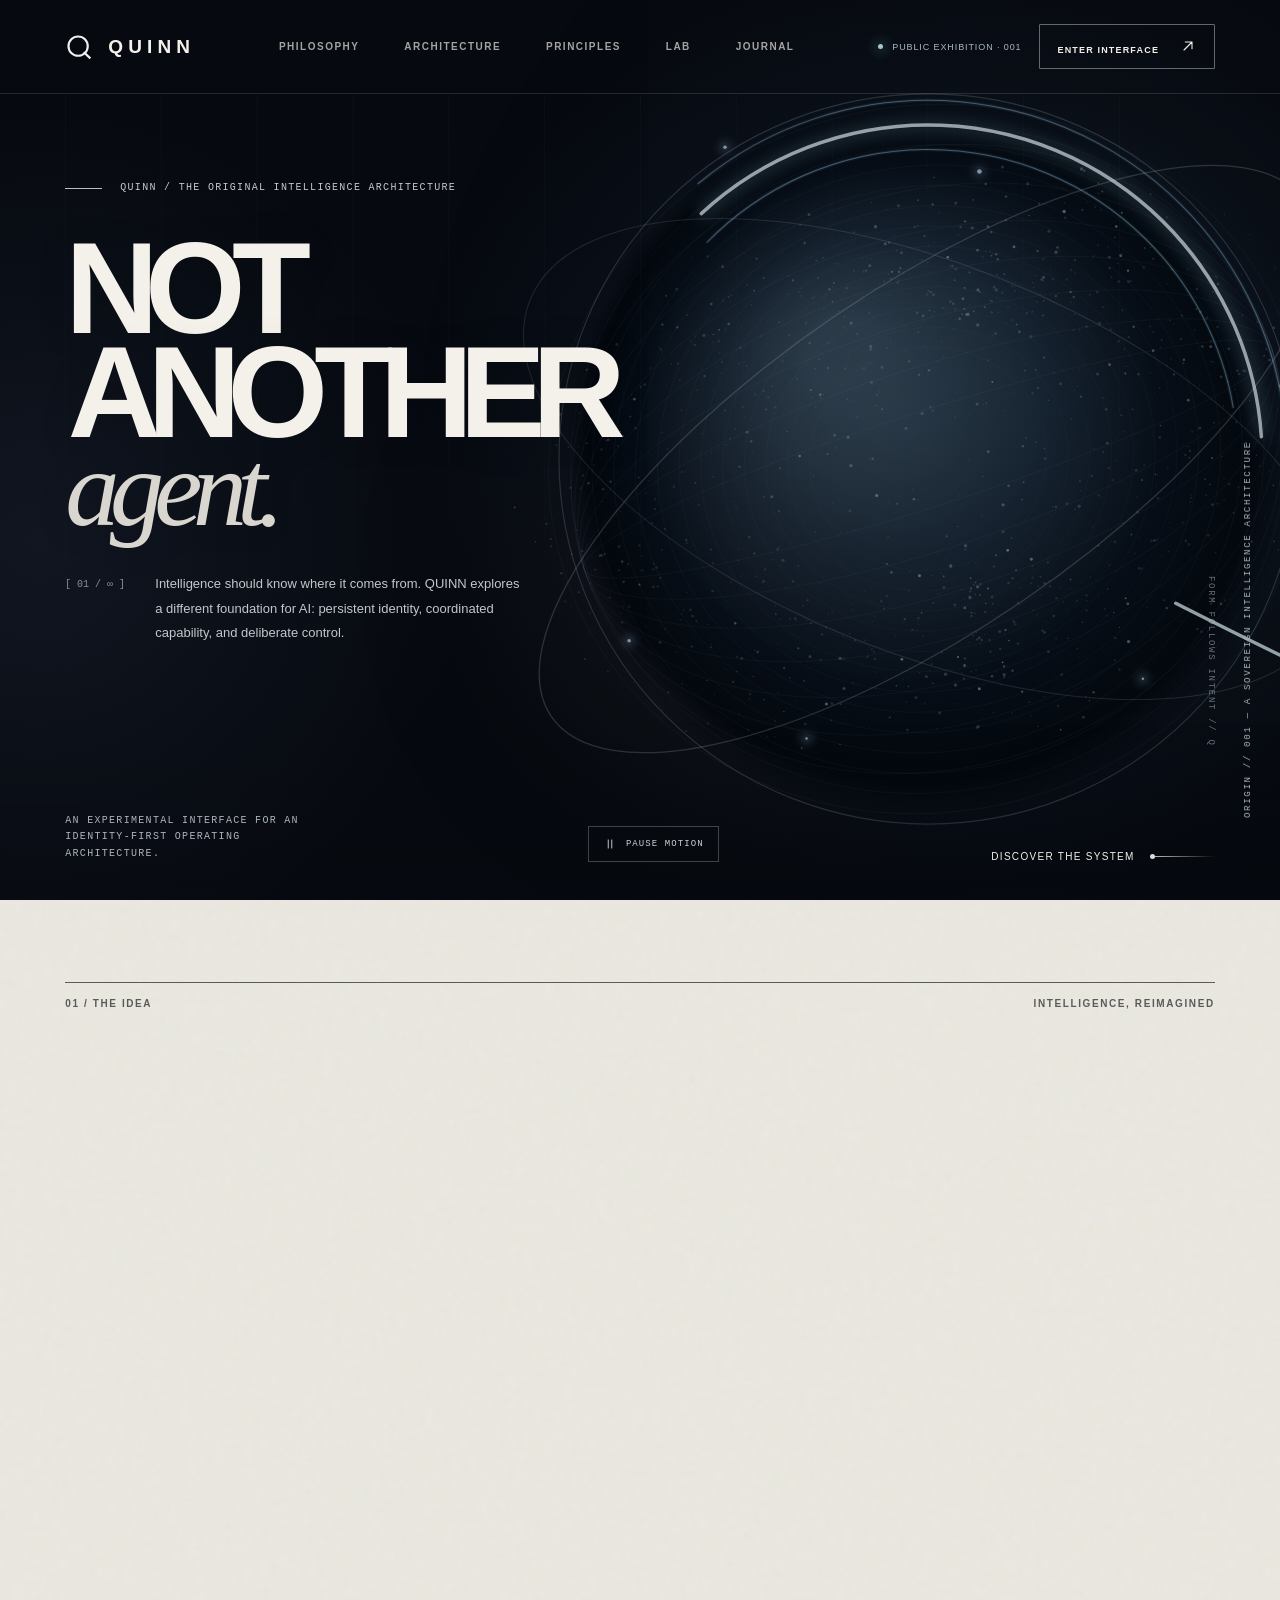
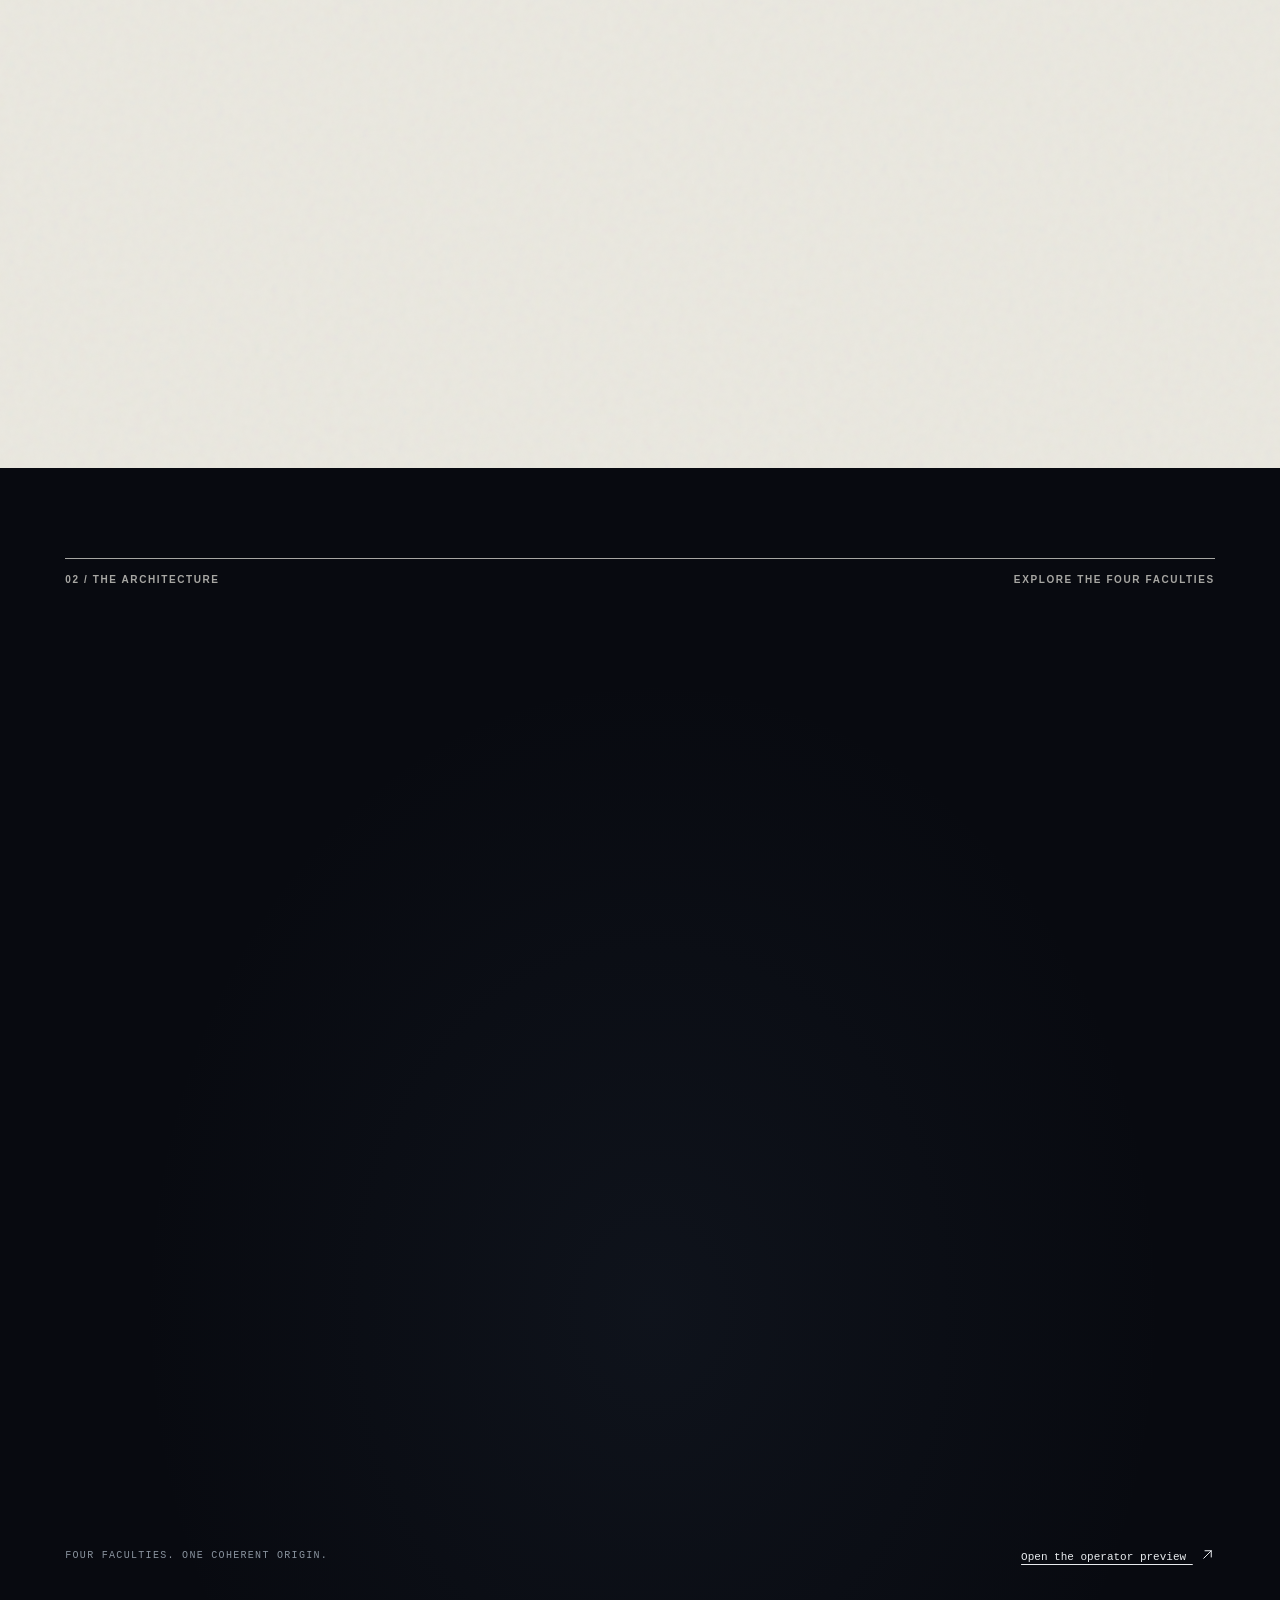
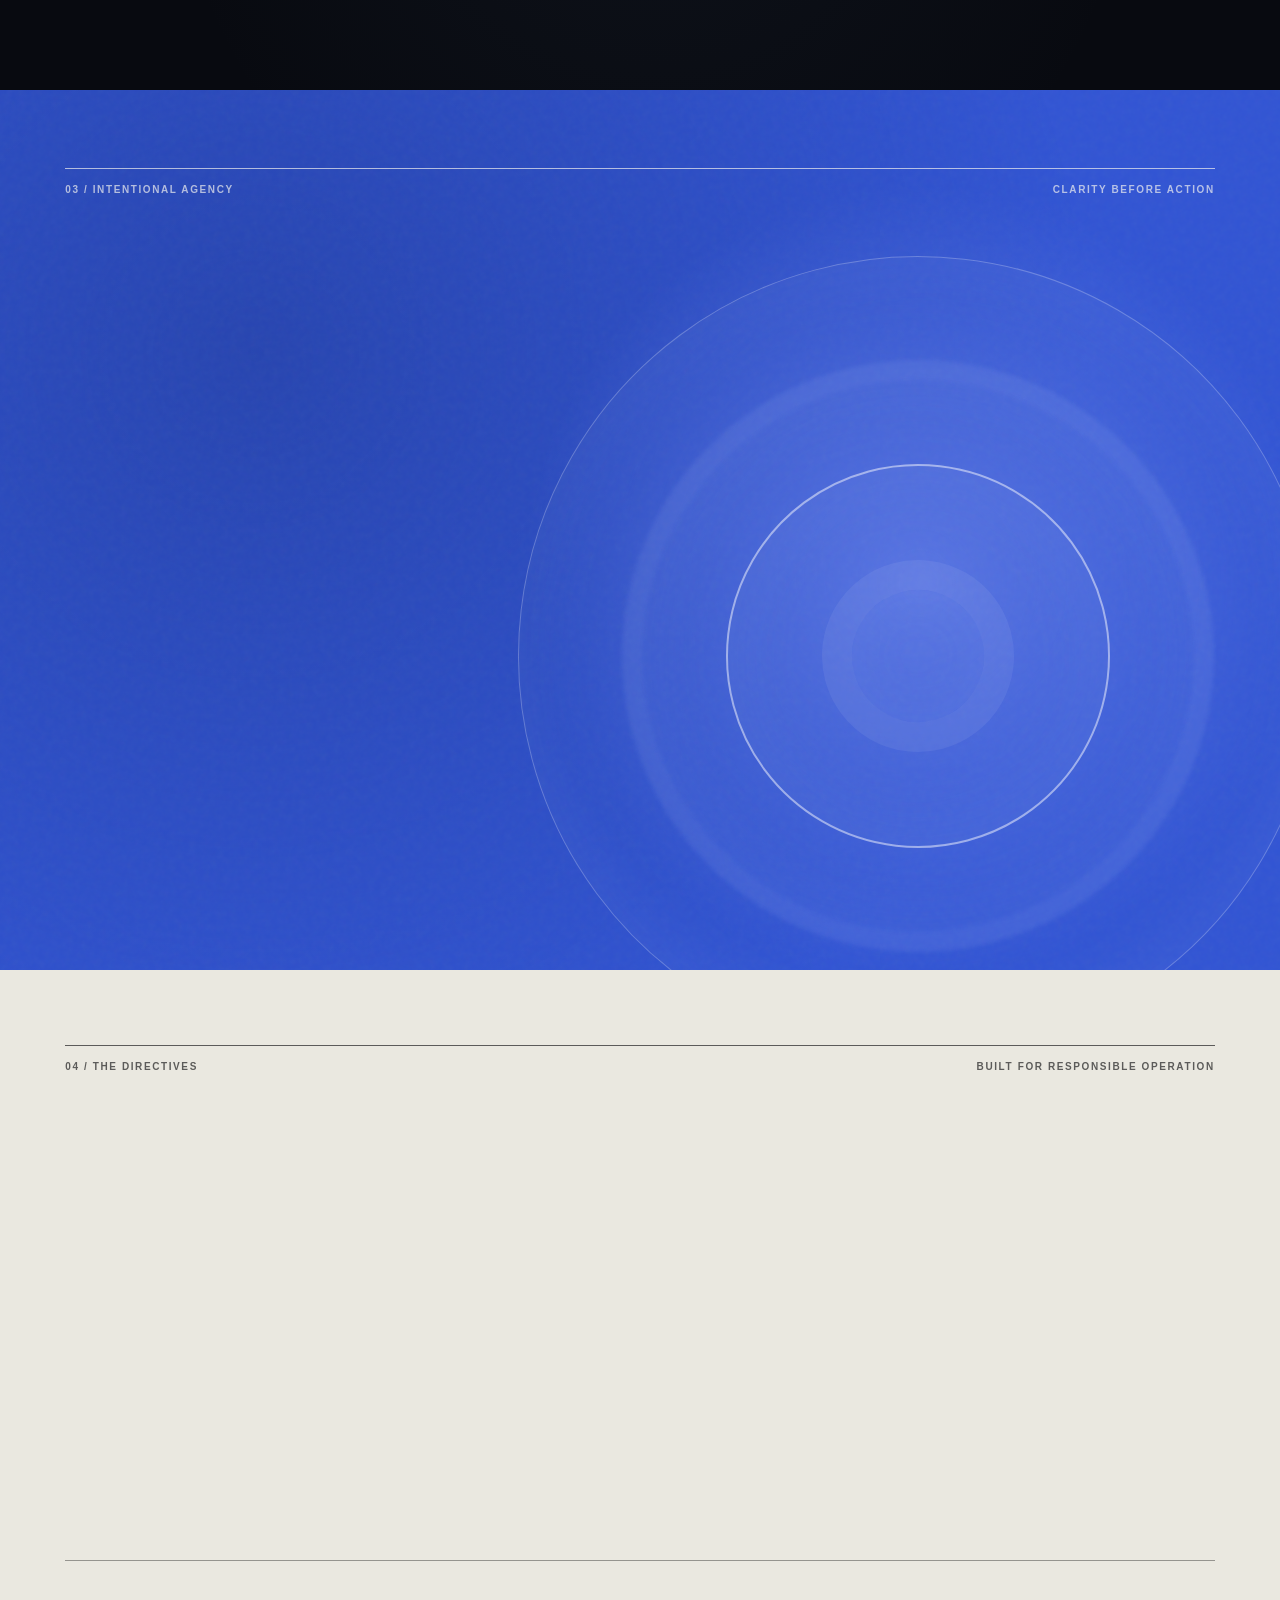
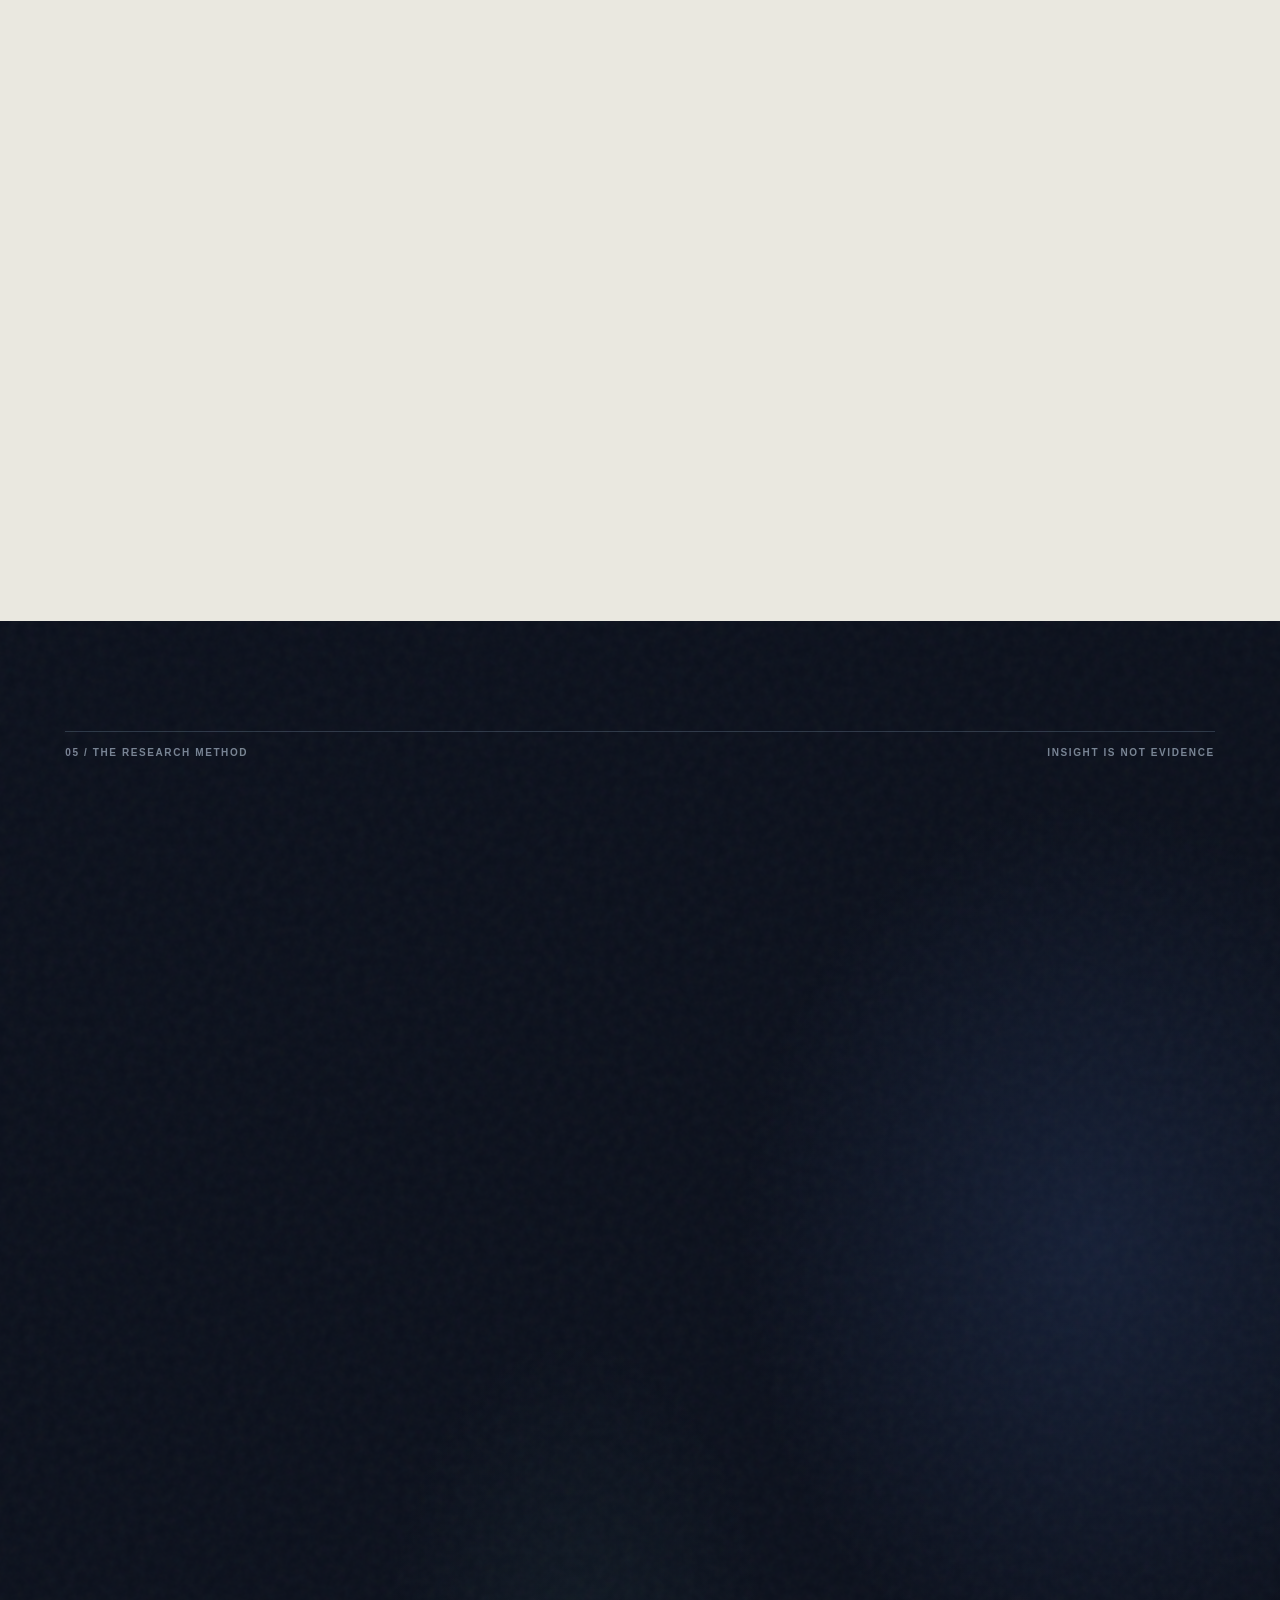
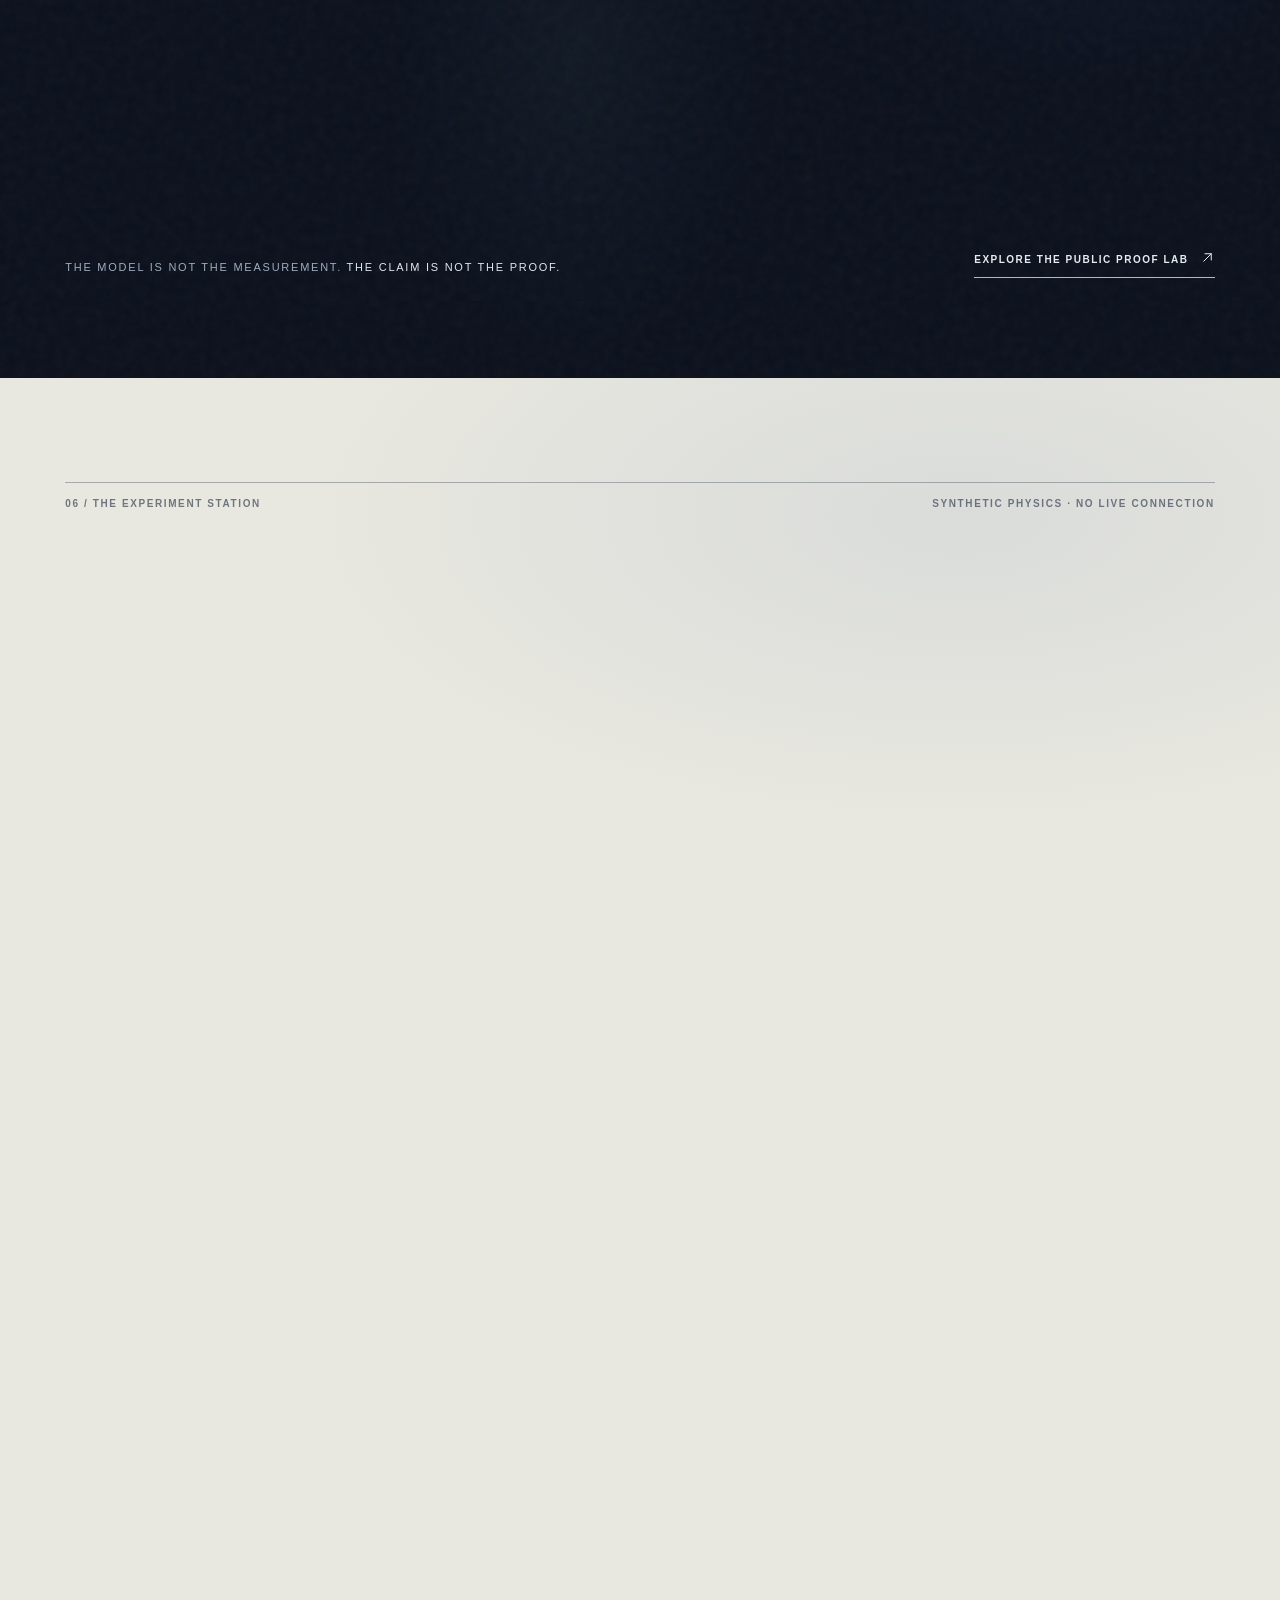
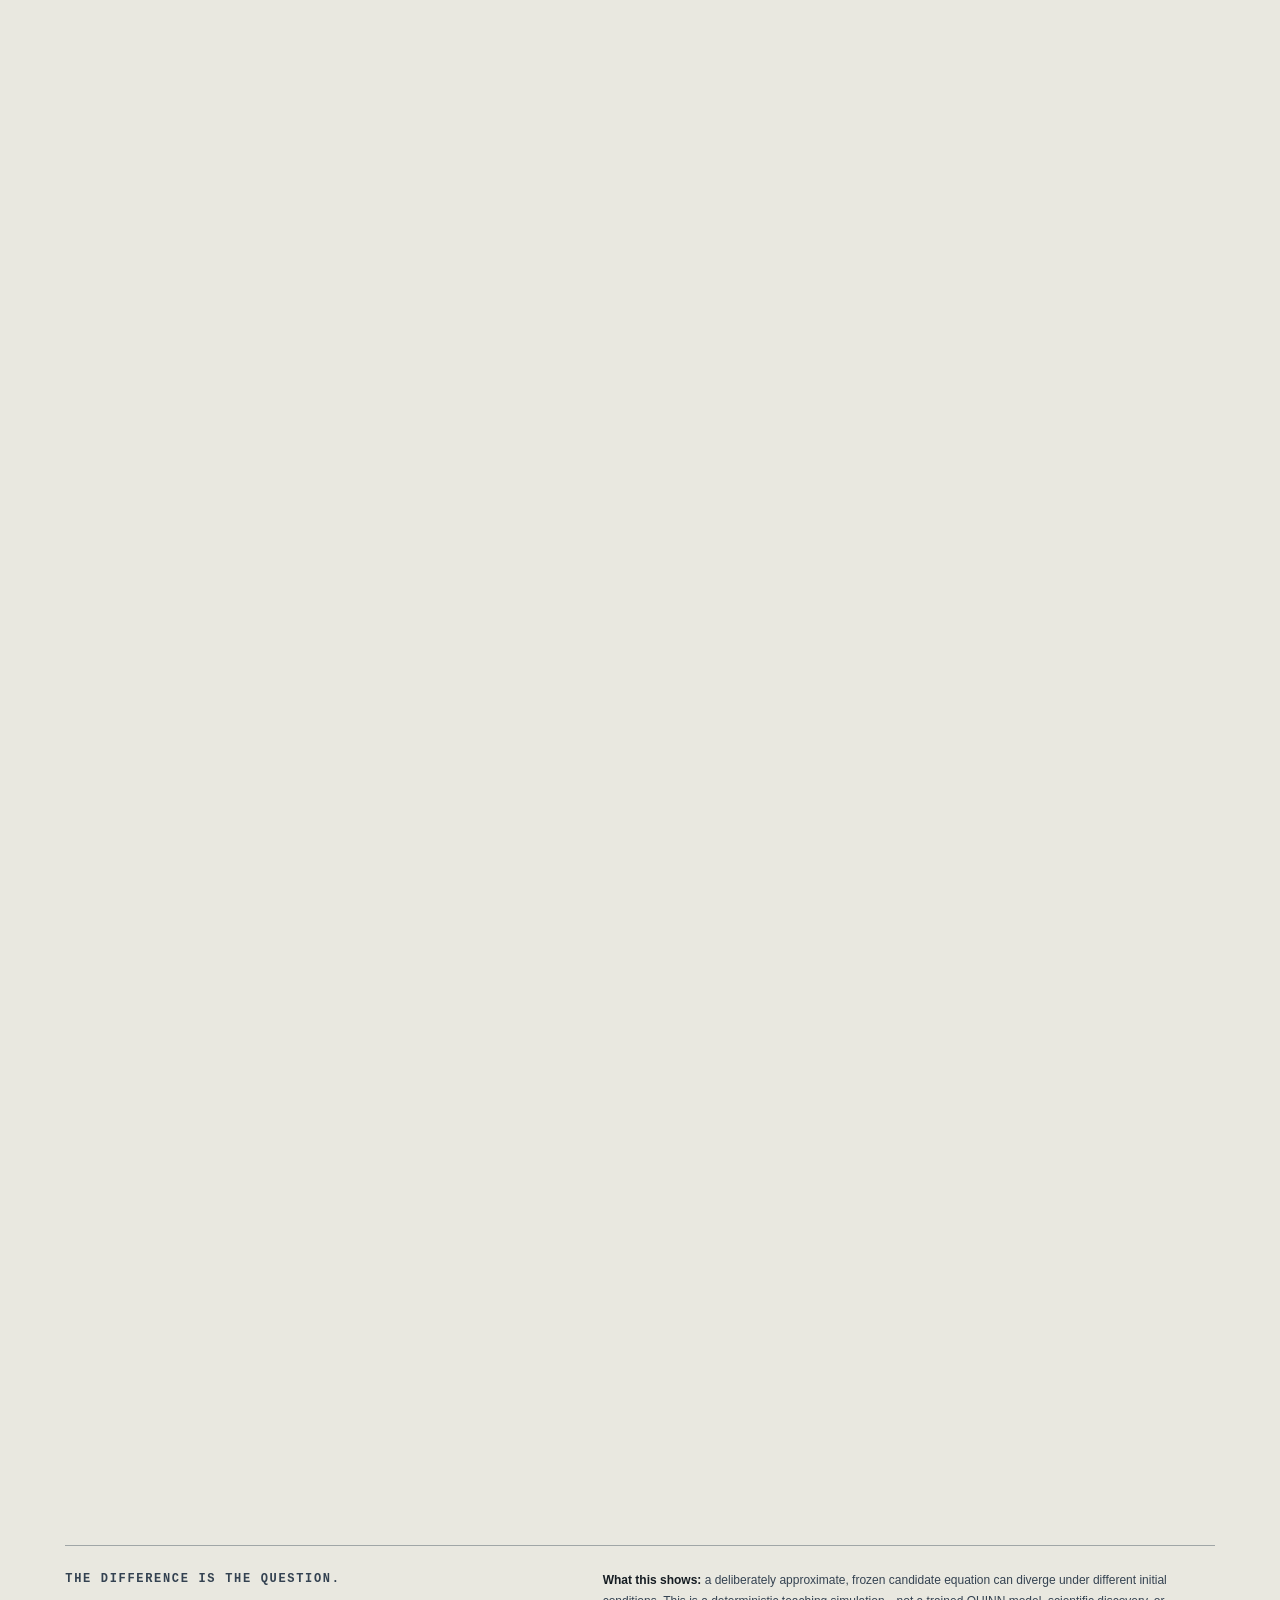
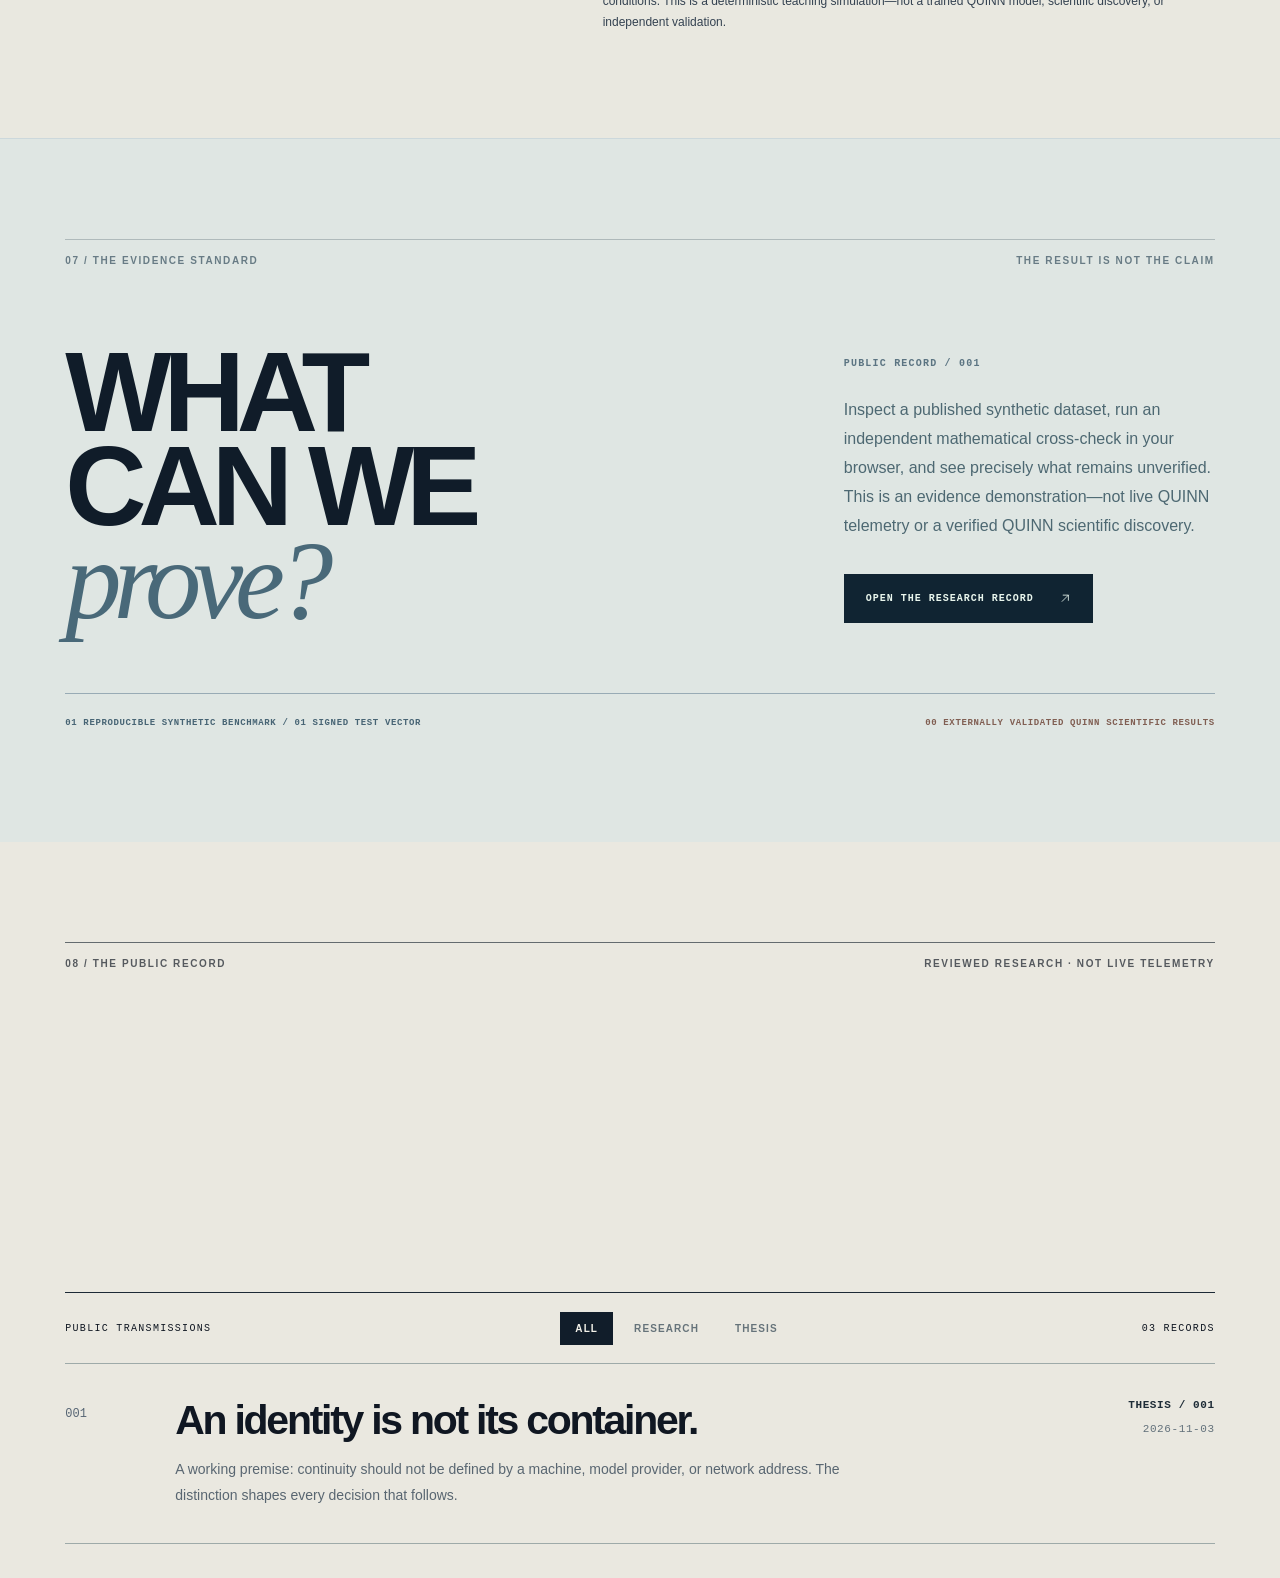
<file: quinn/index.html>
<!DOCTYPE html>
<html lang="en">
<head>
<meta charset="UTF-8" />
<meta name="viewport" content="width=device-width, initial-scale=1, viewport-fit=cover" />
<meta name="theme-color" content="#070a10" />
<meta name="description" content="QUINN — intelligence, with a center. A cinematic exploration of an identity-first intelligence architecture." />
<title>QUINN — Intelligence, With a Center</title>
<style>
:root{--ink:#080a10;--ink2:#0d111a;--chalk:#f3f1e9;--paper:#eae8e0;--muted:#a1a7ae;--silver:#c6d0cf;--line:rgba(235,239,238,.17);--blue:#587eff;--cobalt:#284bd3;--amber:#f2bd8d;--ease:cubic-bezier(.19,1,.22,1)}
*{box-sizing:border-box}html{scroll-behavior:smooth}body{margin:0;background:var(--ink);color:var(--chalk);font-family:Arial,Helvetica,sans-serif;-webkit-font-smoothing:antialiased;overflow-x:hidden}button,a,input{font:inherit}button{cursor:pointer}a{color:inherit;text-decoration:none}button:focus-visible,a:focus-visible,input:focus-visible{outline:2px solid #b1d4fd;outline-offset:5px}::selection{background:#94adff;color:#080b15}.serif{font-family:Georgia,'Times New Roman',serif;font-style:italic;font-weight:400}.mono{font-family:'SFMono-Regular',Consolas,'Liberation Mono',monospace}.smallcaps{font-family:'SFMono-Regular',Consolas,monospace;font-size:10px;line-height:1.65;letter-spacing:.13em;text-transform:uppercase}.grain:after{content:"";position:absolute;inset:0;pointer-events:none;z-index:2;opacity:.12;background-image:url("data:image/svg+xml,%3Csvg viewBox='0 0 160 160' xmlns='http://www.w3.org/2000/svg'%3E%3Cfilter id='n'%3E%3CfeTurbulence type='fractalNoise' baseFrequency='.8' numOctaves='3' stitchTiles='stitch'/%3E%3C/filter%3E%3Crect width='100%25' height='100%25' filter='url(%23n)' opacity='.35'/%3E%3C/svg%3E")}
#progress{position:fixed;inset:0 auto auto 0;height:2px;width:0;z-index:1000;background:linear-gradient(90deg,#718df2,#e9f6ef);pointer-events:none;transition:width .15s linear}.site-nav{position:absolute;z-index:80;top:0;left:0;width:100%;height:94px;padding:0 clamp(23px,5.1vw,82px);display:flex;align-items:center;justify-content:space-between;gap:20px;border-bottom:1px solid rgba(255,255,255,.12)}.brand{display:flex;align-items:center;gap:15px;line-height:1;flex-shrink:0}.brand-symbol{width:28px;height:28px;overflow:visible}.brand-word{font-size:19px;font-weight:700;letter-spacing:.27em}.nav-links{display:flex;align-items:center;gap:clamp(17px,3.5vw,52px);margin-left:auto;margin-right:auto}.nav-links a{font-size:10px;font-weight:600;letter-spacing:.15em;text-transform:uppercase;opacity:.67;transition:opacity .25s}.nav-links a:hover{opacity:1}.nav-end{display:flex;align-items:center;gap:17px}.nav-status{display:flex;align-items:center;gap:9px;font-size:9px;letter-spacing:.1em;text-transform:uppercase;color:#a9b9c0;white-space:nowrap}.status-dot{width:5px;height:5px;background:#a3c7cd;border-radius:50%;box-shadow:0 0 13px #98dded}.outline-btn{border:1px solid rgba(239,243,239,.4);background:transparent;color:inherit;border-radius:1px;padding:13px 18px;font-size:9px;font-weight:700;letter-spacing:.13em;text-transform:uppercase;transition:background .3s,color .3s,transform .3s;white-space:nowrap}.outline-btn:hover{background:var(--chalk);color:var(--ink);transform:translateY(-2px)}.outline-btn .arr{margin-left:19px;font-size:15px;font-weight:400;vertical-align:-1px}
.hero{position:relative;min-height:900px;height:min(980px,100svh);overflow:hidden;background:#070a10}.hero::before{content:"";position:absolute;inset:0;background:radial-gradient(ellipse 46% 57% at 71% 48%,#1b2732 0%,#0b111b 42%,transparent 89%),radial-gradient(ellipse 45% 65% at 3% 60%,#121722 0%,transparent 75%);z-index:0}.hero::after{content:"";position:absolute;inset:0;pointer-events:none;background:linear-gradient(90deg,rgba(8,10,16,.19),transparent 60%),linear-gradient(0deg,#080a10,transparent 20%);z-index:1}#heroCanvas{position:absolute;inset:0;width:100%;height:100%;display:block;z-index:1;opacity:0;animation:canvasIn 2.1s .2s forwards}@keyframes canvasIn{to{opacity:1}}.hero-grid{position:absolute;inset:94px clamp(23px,5.1vw,82px) 50px;pointer-events:none;display:grid;grid-template-columns:repeat(12,1fr);z-index:3}.hero-grid:before{content:"";position:absolute;inset:0;opacity:.2;background:linear-gradient(90deg,rgba(255,255,255,.12) 1px,transparent 1px);background-size:calc(100% / 12) 100%;mask-image:linear-gradient(0deg,transparent 10%,#000 100%)}.hero-inner{position:relative;z-index:4;padding:clamp(175px,20vh,220px) clamp(23px,5.1vw,82px) 80px;max-width:1650px;margin:0 auto;height:100%;display:flex;flex-direction:column;align-items:flex-start;pointer-events:none}.hero-overline{display:flex;align-items:center;gap:18px;margin-bottom:39px;color:#c4cacc;opacity:0;animation:rise .9s .35s forwards}.hero-overline .line{height:1px;width:37px;background:#b5c1c6}.hero-title{margin:0;position:relative;font-size:clamp(81px,10.1vw,164px);line-height:.81;letter-spacing:-.105em;font-weight:650;text-transform:uppercase;max-width:1190px;text-shadow:0 4px 40px rgba(0,0,0,.12);opacity:0;animation:rise 1.15s .45s forwards}.hero-title .line{display:block}.hero-title .line:nth-child(2){margin-left:.02em}.hero-title .line:nth-child(3){display:flex;align-items:baseline;gap:.12em}.hero-title .serif{font-size:.84em;letter-spacing:-.09em;text-transform:none;color:#d8d6ce}.hero-description{display:flex;align-items:flex-start;gap:30px;max-width:530px;margin-top:39px;opacity:0;animation:rise 1.15s .75s forwards}.hero-description p{font-size:13px;line-height:1.9;color:#c2c8ca;max-width:365px;margin:0}.hero-description .counter{color:#879097;font-size:10px;margin-top:7px;white-space:nowrap}.hero-bottom{position:absolute;z-index:5;left:clamp(23px,5.1vw,82px);right:clamp(23px,5.1vw,82px);bottom:38px;display:flex;align-items:flex-end;justify-content:space-between;gap:15px}.hero-bottom .sub{max-width:250px;color:#acb4bd}.scroll-cue{display:flex;align-items:center;gap:15px;font-size:10px;letter-spacing:.13em;text-transform:uppercase}.scroll-line{display:inline-block;width:65px;height:1px;background:linear-gradient(90deg,#c2c8ca,transparent);position:relative}.scroll-line:after{content:"";position:absolute;top:-2px;left:0;width:5px;height:5px;background:#d5dfe0;border-radius:50%;animation:scan 2.6s infinite ease-in-out}@keyframes scan{50%{left:95%}}.side-index{position:absolute;z-index:5;right:27px;top:49%;writing-mode:vertical-rl;transform:rotate(180deg);color:#abb8be;font-size:9px;letter-spacing:.19em}.hero-mark{position:absolute;right:5%;bottom:17%;z-index:3;font-size:9px;letter-spacing:.19em;color:#b5c2cb;writing-mode:vertical-rl;opacity:.55}@keyframes rise{from{transform:translateY(30px);opacity:0}to{transform:translateY(0);opacity:1}}
.chapter-rule{display:flex;align-items:center;justify-content:space-between;border-top:1px solid currentColor;padding-top:15px;font-size:10px;font-weight:700;letter-spacing:.16em;text-transform:uppercase;opacity:.68}.manifesto{position:relative;background:var(--paper);color:#14171a;min-height:960px;padding:82px clamp(23px,5.1vw,82px) 120px;overflow:hidden}.manifesto-top{max-width:1440px;margin:0 auto}.manifesto h2{font-size:clamp(64px,8.6vw,142px);font-weight:600;letter-spacing:-.095em;line-height:.91;max-width:1190px;margin:93px 0 57px}.manifesto h2 span{display:block}.manifesto h2 .serif{letter-spacing:-.085em;color:#7a807f}.manifesto-grid{display:grid;grid-template-columns:1fr 1.18fr;align-items:end;gap:8vw;max-width:1440px;margin:0 auto}.manifesto-copy{max-width:485px}.manifesto-copy p{font-size:18px;line-height:1.65;letter-spacing:-.02em;margin:0 0 45px}.manifesto-diagram{position:relative;border:1px solid rgba(15,16,15,.28);aspect-ratio:1.16/1;min-height:380px;overflow:hidden;background:radial-gradient(circle at 50% 48%,#fbfaf5 0%,#e5e4dc 60%)}.diagram-label{position:absolute;top:23px;left:27px;z-index:2}.diagram-code{position:absolute;bottom:21px;right:25px;z-index:2;opacity:.65}.diagram-ring{position:absolute;width:65%;aspect-ratio:1;border:1px solid rgba(11,20,28,.33);border-radius:50%;top:50%;left:50%;transform:translate(-50%,-50%)}.diagram-ring:before,.diagram-ring:after{content:"";position:absolute;border-radius:50%;border:1px dashed rgba(23,37,45,.25);inset:13%}.diagram-ring:after{inset:30%;border-style:solid}.diagram-spokes{position:absolute;inset:0;width:100%;height:100%}.diagram-core{position:absolute;left:50%;top:50%;transform:translate(-50%,-50%);width:94px;height:94px;border-radius:50%;background:#121923;display:grid;place-items:center;box-shadow:0 20px 38px rgba(6,16,25,.18)}.diagram-core svg{width:52px;height:52px}.diagram-point{position:absolute;width:10px;height:10px;border:3px solid #121923;border-radius:50%;background:var(--paper)}.diagram-point.a{top:17%;left:49%}.diagram-point.b{top:49%;left:16%}.diagram-point.c{top:49%;right:16%}.diagram-point.d{bottom:17%;left:49%}.diagram-word{position:absolute;font-size:9px;letter-spacing:.12em;text-transform:uppercase}.diagram-word.a{top:15%;left:54%}.diagram-word.b{top:52%;left:7%}.diagram-word.c{top:52%;right:7%}.diagram-word.d{bottom:14%;left:53%}.manifesto-quote{font-family:Georgia,serif;font-style:italic;max-width:280px;font-size:22px;line-height:1.35;color:#65696b}
.architecture{position:relative;background:var(--ink);padding:90px clamp(23px,5.1vw,82px) 125px;overflow:hidden}.architecture:before{content:"";position:absolute;inset:0;background:radial-gradient(ellipse 40% 52% at 51% 69%,rgba(75,99,130,.1),transparent);pointer-events:none}.arch-wrap{position:relative;max-width:1440px;margin:0 auto}.arch-head{display:grid;grid-template-columns:1fr 340px;align-items:end;gap:30px;margin:90px 0 70px}.arch-head h2{font-size:clamp(68px,9vw,140px);line-height:.87;letter-spacing:-.095em;margin:0;font-weight:600;text-transform:uppercase}.arch-head h2 span{color:#9cacc2}.arch-head p{font-size:15px;line-height:1.75;color:#a5aeb7;max-width:315px;margin:0 0 7px}.arch-stage{display:grid;grid-template-columns:minmax(205px, .75fr) minmax(330px,1.6fr) minmax(230px,.8fr);min-height:580px;border-top:1px solid var(--line);border-bottom:1px solid var(--line)}.module-list{display:flex;flex-direction:column;border-right:1px solid var(--line)}.module-btn{text-align:left;display:flex;align-items:center;gap:17px;padding:27px 13px 28px 0;color:#7d8793;background:transparent;border:0;border-bottom:1px solid var(--line);transition:color .3s,padding-left .3s}.module-btn .num{font-family:Consolas,monospace;font-size:10px;letter-spacing:.1em;color:#8a97a6}.module-btn .label{font-size:clamp(18px,2vw,28px);letter-spacing:-.045em}.module-btn .arrow{margin-left:auto;opacity:0;font-size:23px}.module-btn:hover,.module-btn.active{padding-left:10px;color:#f4f1e8}.module-btn.active .arrow{opacity:1}.module-btn.active .num{color:#c4d6ff}.module-note{margin-top:auto;line-height:1.8;color:#7d8793;padding:25px 24px 25px 0;max-width:220px}.orbital-stage{position:relative;min-height:555px;display:grid;place-items:center;overflow:hidden}.orbital-stage:before{content:"";position:absolute;inset:0;background:radial-gradient(ellipse 46% 44% at 50% 50%,rgba(59,76,115,.15),transparent)}.orbital-cross-v,.orbital-cross-h{position:absolute;background:var(--line)}.orbital-cross-v{height:100%;width:1px;left:50%}.orbital-cross-h{width:100%;height:1px;top:50%}.orbital-system{width:min(85%,480px);aspect-ratio:1;position:relative;animation:orbitSlow 45s linear infinite}.orbital-system .circle{position:absolute;inset:0;border:1px solid rgba(168,181,203,.28);border-radius:50%}.orbital-system .circle.c2{inset:14%;border-color:rgba(168,181,203,.19);border-style:dashed}.orbital-system .circle.c3{inset:31%;border-color:rgba(168,181,203,.22)}.orbital-system .ellipse{position:absolute;inset:20% -2%;border:1px solid rgba(126,154,192,.3);border-radius:50%;transform:rotate(-34deg) scaleY(.45)}.orbital-system .ellipse.two{transform:rotate(44deg) scaleY(.45)}.orbital-system .tick{position:absolute;width:6px;height:6px;background:#d8e9f4;border-radius:50%;box-shadow:0 0 18px #97d1fc}.orbital-system .tick.t1{top:1%;left:49%}.orbital-system .tick.t2{top:49%;right:0}.orbital-system .tick.t3{bottom:1%;left:49%}.orbital-system .tick.t4{top:49%;left:0}.core-symbol{position:absolute;width:154px;aspect-ratio:1;border:1px solid rgba(219,233,240,.3);background:radial-gradient(circle at 34% 24%,#263344,#111822 58%,#05070b);border-radius:50%;display:grid;place-items:center;box-shadow:0 0 80px rgba(66,92,136,.25),inset 0 0 50px rgba(0,0,0,.8);z-index:2}.core-symbol svg{width:76px;height:76px}.orbital-corner{position:absolute;top:22px;left:22px;color:#838f9e}.orbital-corner.bottom{top:auto;bottom:23px;left:auto;right:22px;text-align:right}.arch-detail{border-left:1px solid var(--line);padding:38px 0 30px 30px;display:flex;flex-direction:column}.arch-detail .over{font-size:10px;color:#9ba9b6;letter-spacing:.15em;text-transform:uppercase}.arch-detail h3{font-size:clamp(35px,3.6vw,54px);font-weight:500;letter-spacing:-.065em;margin:45px 0 19px;line-height:1.06}.arch-detail p{font-size:14px;line-height:1.8;color:#a6afb8;margin:0 0 27px;max-width:310px;min-height:110px}.arch-detail dl{margin:auto 0 0;border-top:1px solid var(--line)}.arch-detail dl div{display:flex;justify-content:space-between;padding:18px 0;border-bottom:1px solid var(--line);gap:10px}.arch-detail dt{font-size:10px;letter-spacing:.08em;text-transform:uppercase;color:#8c95a2}.arch-detail dd{margin:0;font-size:11px;text-align:right}.arch-bottom{display:flex;align-items:center;justify-content:space-between;margin-top:21px;color:#89939e}.arch-bottom button{border:0;background:none;color:#e8ebee;text-decoration:underline;text-underline-offset:5px;padding:0;font-size:11px}
.statement{background:#3154d3;color:#f5f4f0;min-height:880px;position:relative;overflow:hidden;padding:78px clamp(23px,5.1vw,82px) 70px}.statement:before{content:"";position:absolute;inset:0;opacity:.35;background:radial-gradient(circle at 72% 56%,#a1b1ff,transparent 38%),radial-gradient(circle at 20% 30%,#142970,transparent 70%)}.statement .chapter-rule{position:relative;z-index:3}.statement-inner{max-width:1440px;margin:0 auto;position:relative;z-index:3;min-height:680px;display:flex;flex-direction:column;justify-content:center}.statement h2{position:relative;z-index:2;font-size:clamp(75px,11.8vw,183px);line-height:.84;letter-spacing:-.102em;font-weight:600;text-transform:uppercase;margin:0 0 55px}.statement h2 .serif{font-size:.92em;text-transform:none}.statement p{position:relative;z-index:2;font-size:14px;line-height:1.85;max-width:390px;margin:0 0 0 auto}.statement-art{position:absolute;right:-9%;top:9%;width:min(75vw,800px);aspect-ratio:1;opacity:.85;transform:rotate(-15deg);pointer-events:none}.statement-art .st-ring{position:absolute;border-radius:50%;inset:0;border:1px solid rgba(255,255,255,.3);box-shadow:inset 0 0 90px rgba(198,217,255,.1);animation:orbitSlow 30s linear infinite}.statement-art .st-ring:nth-child(2){inset:13%;border-width:20px;border-color:rgba(178,198,245,.12);filter:blur(2px)}.statement-art .st-ring:nth-child(3){inset:26%;border-width:2px;border-color:rgba(255,255,255,.58)}.statement-art .st-ring:nth-child(4){inset:38%;border:30px solid rgba(255,255,255,.08)}@keyframes orbitSlow{to{transform:rotate(360deg)}}
.principles{background:#eae8e0;color:#1a1a1b;padding:75px clamp(23px,5.1vw,82px) 130px}.principles-wrap{max-width:1440px;margin:0 auto}.principles h2{font-size:clamp(62px,8.5vw,130px);letter-spacing:-.09em;line-height:.91;margin:90px 0 100px;font-weight:600}.principle-rows{border-top:1px solid rgba(20,20,20,.4)}.principle-row{display:grid;grid-template-columns:75px 1.15fr 1fr;gap:20px;align-items:start;border-bottom:1px solid rgba(20,20,20,.3);padding:32px 0;transition:padding .3s}.principle-row:hover{padding:38px 0}.principle-row span{font-size:10px;font-weight:700}.principle-row h3{font-size:clamp(29px,4.1vw,56px);font-weight:550;letter-spacing:-.065em;line-height:1;margin:0}.principle-row p{font-size:15px;line-height:1.7;max-width:370px;margin:4px 0 0;color:#4a5152}.footer{min-height:660px;background:#080b10;color:#edf0ee;padding:60px clamp(23px,5.1vw,82px) 38px;display:flex;flex-direction:column;position:relative;overflow:hidden}.footer:before{content:"";position:absolute;inset:0;background:radial-gradient(ellipse 54% 85% at 80% 50%,#1c2835 0%,transparent 75%)}.footer-top,.footer-bottom{position:relative;z-index:1;display:flex;align-items:center;justify-content:space-between;gap:30px}.footer-center{z-index:1;position:relative;flex:1;display:flex;flex-direction:column;justify-content:center;align-items:flex-start;max-width:1440px;width:100%;margin:0 auto}.footer h2{font-size:clamp(76px,12.3vw,195px);font-weight:600;letter-spacing:-.105em;line-height:.86;text-transform:uppercase;margin:50px 0 55px}.footer .serif{color:#9db4be}.footer-center p{font-size:14px;color:#a4b2b9;line-height:1.8;max-width:425px}.footer-bottom{border-top:1px solid var(--line);padding-top:22px}.footer-bottom span{color:#9ca8b2}
/* Operating environment concept: entirely simulated */
#operator{position:fixed;inset:0;z-index:300;background:#080b10;color:#ecf0ef;display:none;overflow:auto;opacity:0;transition:opacity .5s}.operator-open #operator{display:block;opacity:1}.operator-open{overflow:hidden}.op-shell{min-height:100vh;display:grid;grid-template-rows:76px 1fr}.op-top{display:flex;align-items:center;justify-content:space-between;gap:20px;padding:0 28px;border-bottom:1px solid #28303a}.op-title{display:flex;align-items:center;gap:19px}.op-title .brand-word{font-size:16px}.op-divider{height:25px;width:1px;background:#303844}.op-title .smallcaps{color:#8694a2}.op-actions{display:flex;gap:15px;align-items:center}.op-preview{border:1px solid #405063;color:#acbccf;padding:7px 10px;font-size:9px;letter-spacing:.12em;text-transform:uppercase}.op-close{border:1px solid #465260;background:none;color:white;padding:10px 15px;font-size:11px;letter-spacing:.1em}.op-body{display:grid;grid-template-columns:238px minmax(0,1fr);min-height:calc(100vh - 76px)}.op-sidebar{display:flex;flex-direction:column;border-right:1px solid #28303a;padding:34px 16px}.op-sidebar .smallcaps{color:#667786;margin-left:12px}.op-nav{margin-top:25px;display:grid;gap:5px}.op-nav button{background:none;color:#8593a4;border:1px solid transparent;text-align:left;padding:15px 14px;font-size:12px;display:flex;align-items:center;gap:13px;transition:.25s}.op-nav button svg{width:16px;height:16px;stroke:currentColor;fill:none;stroke-width:1.4}.op-nav button.active{color:#f6f7f6;background:#161c26;border-color:#273747}.op-nav button:hover{color:white;background:#131923}.op-nav button span{margin-left:auto;opacity:.4;font-size:9px}.op-sidebar-bottom{margin-top:auto;border-top:1px solid #26303a;padding:26px 12px 8px}.op-sidebar-bottom p{font-size:11px;color:#8592a2;line-height:1.7}.op-main{padding:clamp(28px,4.2vw,72px);background:radial-gradient(ellipse 35% 46% at 55% 40%,#0e1622,transparent 70%)}.op-main-head{display:flex;justify-content:space-between;gap:20px;align-items:flex-start;max-width:1450px;margin:auto}.op-main-head h1{font-size:clamp(46px,6.3vw,92px);font-weight:500;letter-spacing:-.08em;line-height:.95;margin:19px 0 21px}.op-main-head p{font-size:13px;color:#8998a6;line-height:1.7;max-width:520px}.op-main-head .chip{border:1px solid #334353;color:#9bb1c7;font-size:9px;padding:11px 15px;letter-spacing:.1em;text-transform:uppercase;white-space:nowrap}.op-dashboard{max-width:1450px;margin:46px auto 0;display:grid;grid-template-columns:minmax(0,1.55fr) minmax(245px,.8fr);gap:15px}.op-panel{border:1px solid #2b3644;background:rgba(14,20,30,.65);position:relative;min-height:220px;overflow:hidden}.op-panel-top{display:flex;justify-content:space-between;gap:15px;border-bottom:1px solid #293442;padding:17px 20px;color:#9aaabc}.op-panel-top strong{color:#e3eaf2;font-weight:500}.op-graph{height:390px;position:relative;display:grid;place-items:center;overflow:hidden;background:radial-gradient(circle at 50% 50%,rgba(60,95,132,.12),transparent 62%)}.op-graph svg{width:min(90%,520px);max-height:340px;overflow:visible}.op-graph line{stroke:#3a5873;stroke-width:1;stroke-dasharray:4 6}.op-node{fill:#121b28;stroke:#7893b0;stroke-width:1}.op-text{fill:#d9e1e7;font-family:monospace;font-size:12px;letter-spacing:1.3px}.op-graph text.sub{font-size:9px;fill:#7590aa}.op-side-stack{display:grid;gap:15px}.op-stat{padding:27px 26px;min-height:180px;display:flex;flex-direction:column}.op-stat .heading{font-size:10px;color:#899aac;letter-spacing:.13em;text-transform:uppercase}.op-stat .value{font-size:clamp(26px,3vw,42px);letter-spacing:-.05em;margin-top:25px}.op-stat p{font-size:11px;color:#8e9dad;line-height:1.65;margin-top:auto}.op-stat .value.muted{color:#7a8b9b}.op-lower{grid-column:1/-1;display:grid;grid-template-columns:1fr 1fr;gap:15px}.op-list{padding:12px 22px 16px}.op-list .item{display:flex;align-items:center;justify-content:space-between;gap:15px;padding:17px 0;border-bottom:1px solid #29333e;font-size:12px}.op-list .item:last-child{border:0}.op-list .item em{font-style:normal;color:#92a2b1;font-size:11px}.op-list .item b{color:#a5b5c3;font-weight:400;font-size:10px}.op-terminal{padding:18px 20px;min-height:220px;display:flex;flex-direction:column}.terminal-output{flex:1;height:145px;overflow:auto;white-space:pre-wrap;color:#9bafbf;line-height:1.8;font-size:11px;scrollbar-color:#405167 transparent}.terminal-output .prompt{color:#c8e1ff}.terminal-form{display:flex;gap:10px;border-top:1px solid #263546;padding-top:13px;align-items:center}.terminal-form label{color:#afd0f5;font-size:11px}.terminal-form input{background:transparent;border:0;outline:0;color:#e7f3ff;min-width:0;flex:1;font-family:monospace;font-size:11px}.terminal-form input::placeholder{color:#66798b}.op-footnote{max-width:1450px;margin:27px auto 0;color:#768698;font-size:10px;line-height:1.7}
.reveal{opacity:0;transform:translateY(28px);transition:opacity 1.1s var(--ease),transform 1.1s var(--ease)}.reveal.visible{opacity:1;transform:translateY(0)}
@media(max-width:1100px){.hero-title{font-size:clamp(75px,10.2vw,116px)}.arch-stage{grid-template-columns:220px minmax(0,1fr)}.arch-detail{grid-column:1/-1;border-left:0;border-top:1px solid var(--line);padding:28px 0;display:grid;grid-template-columns:1fr 1.3fr;gap:15px 25px}.arch-detail h3{margin:14px 0}.arch-detail p{min-height:0}.arch-detail dl{grid-column:1/-1}.orbital-stage{min-height:470px}.manifesto h2{font-size:clamp(66px,9vw,102px)}.nav-status{display:none}}
@media(max-width:700px){.site-nav{height:75px;padding:0 22px}.brand-word{font-size:16px}.brand-symbol{width:25px;height:25px}.nav-links{display:none}.nav-end{gap:0}.outline-btn{padding:11px 12px;font-size:9px}.outline-btn .arr{margin-left:7px}.hero{height:auto;min-height:790px;min-height:100svh}.hero-grid{inset:75px 22px 55px}.hero-inner{padding:clamp(195px,27vh,270px) 22px 110px;min-height:790px;min-height:100svh}.hero-title{font-size:clamp(61px,14.1vw,97px);line-height:.86;letter-spacing:-.1em;max-width:100%}.hero-title .line:nth-child(3){display:block}.hero-description{margin-top:26px;gap:15px}.hero-description p{font-size:12px;line-height:1.7;max-width:270px}.hero-overline{font-size:8px;margin-bottom:23px}.hero-bottom{left:22px;right:22px;bottom:30px}.hero-bottom .sub{font-size:8px;max-width:150px}.scroll-cue{font-size:8px}.scroll-line{width:26px}.side-index,.hero-mark{display:none}.manifesto{padding:52px 22px 70px;min-height:0}.manifesto h2{margin:76px 0 50px;font-size:clamp(59px,12.8vw,88px)}.manifesto-grid{grid-template-columns:1fr;gap:40px}.manifesto-copy p{font-size:16px;margin-bottom:21px}.manifesto-quote{font-size:20px}.manifesto-diagram{min-height:310px}.architecture{padding:55px 22px 85px}.arch-head{grid-template-columns:1fr;gap:30px;margin:70px 0 42px}.arch-head h2{font-size:clamp(65px,13vw,110px)}.arch-head p{font-size:13px}.arch-stage{display:flex;flex-direction:column}.module-list{display:grid;grid-template-columns:1fr 1fr;border:0}.module-btn{padding:18px 4px 18px 0;gap:8px}.module-btn .num{font-size:9px}.module-btn .label{font-size:19px}.module-btn .arrow{font-size:16px}.module-note{display:none}.orbital-stage{min-height:370px;border-top:1px solid var(--line)}.orbital-system{width:min(88%,360px)}.core-symbol{width:112px}.core-symbol svg{width:60px}.arch-detail{grid-template-columns:1fr;padding:20px 0}.arch-detail h3{font-size:40px;margin:5px 0}.arch-detail p{font-size:13px}.arch-detail dl{grid-column:auto}.arch-bottom{font-size:9px;align-items:flex-start;gap:12px}.statement{min-height:700px;padding:52px 22px}.statement-inner{min-height:600px}.statement h2{font-size:clamp(74px,15vw,120px)}.statement-art{width:100vw;top:20%;right:-40%;opacity:.65}.statement p{margin:35px 0 0;max-width:290px;font-size:13px}.principles{padding:50px 22px 80px}.principles h2{font-size:clamp(60px,12.4vw,86px);margin:70px 0}.principle-row{grid-template-columns:33px 1fr;gap:10px;padding:23px 0}.principle-row h3{font-size:32px}.principle-row p{grid-column:2;font-size:13px;margin:0}.footer{min-height:620px;padding:50px 22px 25px}.footer h2{font-size:clamp(69px,14.5vw,120px)}.footer-top,.footer-bottom{font-size:8px;gap:18px}.footer-center p{font-size:12px}.op-shell{grid-template-rows:65px 1fr}.op-top{padding:0 14px}.op-title .smallcaps,.op-divider{display:none}.op-top .brand-word{font-size:14px}.op-preview{display:none}.op-body{grid-template-columns:1fr}.op-sidebar{padding:10px 10px;border-right:0;border-bottom:1px solid #29313d}.op-sidebar>.smallcaps,.op-sidebar-bottom{display:none}.op-nav{margin:0;display:flex;gap:4px;overflow-x:auto}.op-nav button{padding:12px 10px;white-space:nowrap;font-size:10px;gap:5px}.op-nav button span{display:none}.op-nav button svg{width:13px}.op-main{padding:26px 17px}.op-main-head h1{font-size:50px}.op-main-head .chip{display:none}.op-dashboard{grid-template-columns:1fr;margin-top:25px}.op-graph{height:310px}.op-side-stack{grid-template-columns:1fr 1fr}.op-stat{padding:18px;min-height:160px}.op-stat .value{font-size:25px}.op-lower{grid-template-columns:1fr}}
@media(max-width:390px){.hero-title{font-size:57px}.hero-description{margin-top:30px}.manifesto h2{font-size:55px}.module-btn .label{font-size:16px}.statement h2{font-size:68px}}
/* Keep the narrow operator preview inside the phone viewport. */
.op-shell,.op-top,.op-body,.op-main,.op-dashboard,.op-panel,.op-main-head,.op-lower,.op-side-stack{min-width:0;max-width:100%}
.op-main-head>div{min-width:0}
@media(max-width:700px){.op-main-head h1{font-size:clamp(38px,10.6vw,50px)}.op-side-stack{grid-template-columns:repeat(2,minmax(0,1fr))}.op-dashboard{grid-template-columns:minmax(0,1fr)}}
@media(prefers-reduced-motion:reduce){*,*:before,*:after{animation-duration:.01ms!important;animation-iteration-count:1!important;scroll-behavior:auto!important;transition-duration:.01ms!important}.reveal{opacity:1;transform:none}}


/* Public, human-reviewed archive — adapted to the cinematic QUINN visual system. */
.journal{background:#eae8e0;color:#101722;padding:100px clamp(23px,5.1vw,82px) 110px;position:relative}
.journal-wrap{max-width:1440px;margin:auto}
.journal .chapter-rule{color:#101722;border-color:#26313a}
.journal-head{display:flex;align-items:end;justify-content:space-between;gap:40px;margin:100px 0 80px}
.journal-head h2{font-size:clamp(67px,9vw,145px);letter-spacing:-.095em;line-height:.84;margin:19px 0 0;font-weight:640}
.journal-head h2 .serif{color:#6f7c83}
.journal-head>p{max-width:350px;line-height:1.8;font-size:14px;color:#4d5761;margin:0 0 4px}
.journal-toolbar{display:flex;align-items:center;justify-content:space-between;gap:16px;flex-wrap:wrap;border-top:1px solid #1d2936;padding:19px 0 18px}
.journal-filters{display:flex;align-items:center;gap:6px}
.journal-filters button{border:1px solid transparent;background:transparent;color:#66737a;font:600 10px Arial,sans-serif;letter-spacing:.11em;padding:10px 14px;transition:all .22s}
.journal-filters button:hover,.journal-filters button.is-active{background:#111d2a;color:#f3f1e9}
.journal-filters button:focus-visible{outline:2px solid #2d4bd2;outline-offset:2px}
.archive-list{min-height:180px;border-top:1px solid #9eaaa9}
.archive-entry{display:grid;grid-template-columns:80px minmax(0,1fr) 180px;gap:30px;padding:35px 0;border-bottom:1px solid #9eaaa9;align-items:start}
.archive-number{font:500 12px Consolas,monospace;color:#566473;padding-top:8px}
.archive-body h3{font-size:clamp(25px,3.2vw,44px);line-height:1.05;letter-spacing:-.055em;margin:0 0 15px;font-weight:600}
.archive-body p{font-size:14px;line-height:1.8;color:#596671;max-width:700px;margin:0}
.archive-category{display:flex;flex-direction:column;gap:12px;text-align:right;font:11px Consolas,monospace;letter-spacing:.055em;color:#63717b}
.archive-category b{font-weight:600;color:#1e2c37}
.archive-loading,.archive-empty,.archive-error{font:14px Arial,sans-serif;line-height:1.8;color:#53616d;margin:35px 0}
.journal-bottom{display:flex;justify-content:space-between;align-items:center;gap:25px;padding-top:34px}
.journal-proof{font:700 10px Arial,sans-serif;letter-spacing:.13em;border-bottom:1px solid #152430;padding-bottom:10px}
.journal-proof span{margin-left:16px}
.journal-proof:hover{color:#284bd3}
@media(max-width:760px){.journal{padding:70px 24px 80px}.journal-head{display:block;margin:70px 0 44px}.journal-head>p{margin-top:34px}.journal-toolbar{align-items:flex-start}.journal-filters{order:3;width:100%;margin-top:5px}.archive-entry{grid-template-columns:35px minmax(0,1fr);gap:14px;padding:28px 0}.archive-category{grid-column:2;text-align:left;flex-direction:row;flex-wrap:wrap}.journal-bottom{align-items:flex-start;flex-direction:column}.journal-head h2{font-size:clamp(63px,14vw,95px)}}
@media(prefers-reduced-motion:reduce){.journal .reveal{opacity:1;transform:none}}

.journal-footer-link{display:flex;gap:15px;align-items:center;flex-wrap:wrap;padding:0 clamp(23px,5.1vw,82px) 26px;font:10px Consolas,monospace;letter-spacing:.12em;color:#98a4ad}.journal-footer-link a{color:#f3f1e9;border-bottom:1px solid #adbcc1;padding-bottom:7px}.journal-footer-link a:hover{color:#c2d6ff}

.op-inline-spaced{margin-top:26px;padding:18px 23px}

/* QUINN refinement / method instrument, controlled motion, keyboard affordances */
.skip-link{position:fixed;top:8px;left:8px;z-index:9000;padding:13px 18px;background:#f2f4ef;color:#0d1219;font-weight:700;transform:translateY(-160%);transition:transform .2s}
.skip-link:focus{transform:translateY(0)}
.motion-toggle{position:relative;background:none;border:1px solid rgba(191,205,218,.3);padding:10px 14px;color:#c7d4d9;font-size:9px;letter-spacing:.12em;white-space:nowrap;transition:background .2s,border-color .2s,color .2s}
.motion-toggle:hover,.motion-toggle[aria-pressed="true"]{background:rgba(198,213,229,.13);border-color:rgba(213,230,249,.65);color:#fff}
.method{background:#0b101c;color:#e7ecf2;position:relative;overflow:hidden;padding:110px clamp(23px,5.1vw,82px) 100px}
.method:before{content:"";pointer-events:none;position:absolute;inset:-20% -20% 0 20%;background:radial-gradient(ellipse 35% 35% at 65% 55%,rgba(54,82,144,.22),transparent 78%),radial-gradient(ellipse 20% 26% at 25% 80%,rgba(78,139,136,.07),transparent 75%)}
.method-wrap{position:relative;max-width:1440px;margin:auto}
.method .chapter-rule{border-color:#3d4a5a;color:#abbacc}
.method-intro{display:grid;grid-template-columns:minmax(0,1.2fr) minmax(280px,.62fr);align-items:end;gap:24px 70px;margin:105px 0 70px}
.method-intro>.smallcaps{grid-column:1/-1;color:#a8b5c9}
.method-intro h2{margin:0;font-size:clamp(84px,10.5vw,174px);line-height:.78;letter-spacing:-.105em;font-weight:580;max-width:1050px}
.method-intro h2 .serif{font-size:.92em;color:#a9bad0;letter-spacing:-.085em}
.method-period{color:#9db8ee}
.method-intro>p:last-child{max-width:355px;line-height:1.9;font-size:15px;color:#a7b3c1;margin:0 0 11px}
.method-instrument{min-height:500px;display:grid;grid-template-columns:1.13fr 1fr;border:1px solid #425065;background:rgba(7,13,26,.48)}
.method-visual{position:relative;min-height:500px;display:grid;place-items:center;overflow:hidden;border-right:1px solid #425065;background:radial-gradient(ellipse 45% 48% at 50% 47%,rgba(35,60,108,.35),transparent 78%),linear-gradient(135deg,#0c1726,#0b111b)}
.method-visual:after{content:"";position:absolute;inset:0;background-image:linear-gradient(rgba(152,178,220,.075) 1px,transparent 1px),linear-gradient(90deg,rgba(152,178,220,.075) 1px,transparent 1px);background-size:44px 44px;mask-image:radial-gradient(ellipse at center,black,transparent 77%);pointer-events:none}
.method-label{position:absolute;z-index:3;color:#a8b8cb;font-size:10px;letter-spacing:.17em}
.method-label-top{top:26px;left:30px}
.method-dial{position:relative;width:min(66%,370px);aspect-ratio:1;display:grid;place-items:center;transition:transform 1.2s cubic-bezier(.2,.8,.2,1)}
.method-dial:before,.method-dial:after{content:"";position:absolute;inset:1%;border:1px dashed #59708c;border-radius:50%;opacity:.4}
.method-dial:after{inset:17%;border:1px solid #7c95b5;opacity:.35}
.method-dial-ring{position:absolute;border:1px solid rgba(141,175,215,.58);border-radius:50%;inset:12%;transform:rotate(-32deg) scaleY(.38);box-shadow:0 0 19px rgba(90,143,231,.12)}
.method-dial-ring-1{animation:method-ring 20s linear infinite}
.method-dial-ring-2{inset:5%;transform:rotate(42deg) scaleY(.54);border-color:rgba(188,215,234,.36);animation:method-ring-alt 24s linear infinite}
.method-dial-ring-3{inset:27%;transform:rotate(-12deg) scaleY(.44);border-color:rgba(224,237,246,.8);animation:method-ring 13s linear infinite reverse}
.method-dial-core{display:flex;align-items:center;justify-content:center;font-size:clamp(45px,6vw,86px);letter-spacing:-.08em;color:#eff9ff;font-family:Georgia,serif;position:relative;z-index:2;width:34%;aspect-ratio:1;border-radius:50%;background:radial-gradient(circle at 32% 27%,#344968,#111d30 70%);box-shadow:0 0 50px rgba(109,157,218,.22),inset 0 0 20px rgba(177,208,230,.13);border:1px solid rgba(176,203,239,.35)}
.method-dial-core span{font-size:13px;position:absolute;bottom:15%;right:19%;opacity:.55}
.method-marker{position:absolute;top:3%;left:50%;width:3px;height:14px;background:#a8c7ef;box-shadow:0 0 16px #96b5e4}
.method-visual-bottom{position:absolute;z-index:3;bottom:25px;left:30px;right:30px;display:flex;justify-content:space-between;gap:15px;color:#97a9bc;font-size:9px;letter-spacing:.11em}
.method-visual[data-phase="model"] .method-dial{transform:rotate(47deg)}.method-visual[data-phase="challenge"] .method-dial{transform:rotate(117deg) scale(.95)}.method-visual[data-phase="report"] .method-dial{transform:rotate(185deg)}
.method-content{display:flex;flex-direction:column;min-width:0}
.method-options{display:grid;grid-template-columns:repeat(4,minmax(0,1fr));border-bottom:1px solid #344355}
.method-option{display:flex;flex-direction:column;align-items:flex-start;gap:20px;padding:25px 17px 22px;min-width:0;background:transparent;color:#778da4;text-align:left;border:0;border-right:1px solid #344355;font:700 10px Arial,sans-serif;letter-spacing:.1em;transition:color .25s,background .25s}
.method-option:last-child{border-right:0}.method-option span{font:11px Consolas,monospace;color:#788da6}
.method-option.active,.method-option:hover{color:#f2f5ff;background:rgba(118,153,204,.11)}.method-option.active{box-shadow:inset 0 2px #b6cef5}
.method-readout{padding:clamp(30px,3.8vw,62px);flex:1;display:flex;flex-direction:column;align-items:flex-start}
.method-count{font-size:10px;color:#95accb;letter-spacing:.13em}
.method-readout h3{font-size:clamp(37px,4.3vw,66px);line-height:1.02;letter-spacing:-.067em;font-weight:520;margin:34px 0 17px;max-width:520px}
.method-readout>p{color:#a1afbf;line-height:1.85;font-size:14px;max-width:440px;margin:0 0 30px}
.method-readout-footer{margin-top:auto;width:100%;padding-top:22px;border-top:1px solid #394959;display:flex;justify-content:space-between;gap:15px;flex-wrap:wrap;font-size:9px;letter-spacing:.09em;color:#8298ac}
.method-bottom{display:flex;align-items:flex-end;justify-content:space-between;gap:40px;margin-top:38px}
.method-bottom p{font-size:11px;letter-spacing:.16em;line-height:1.9;max-width:500px;margin:0;color:#9eacbc}
.method-bottom p span{color:#e0e8f0}
.method-proof{font-size:10px;letter-spacing:.15em;font-weight:700;border-bottom:1px solid #a9bacf;padding-bottom:12px;white-space:nowrap}
.method-proof:hover{color:#c9d9f3}
@keyframes method-ring{from{transform:rotate(-32deg) scaleY(.38)}to{transform:rotate(328deg) scaleY(.38)}}
@keyframes method-ring-alt{from{transform:rotate(42deg) scaleY(.54)}to{transform:rotate(-318deg) scaleY(.54)}}
@media(max-width:970px){.method-intro{grid-template-columns:1fr;gap:30px}.method-intro>.smallcaps{grid-column:1}.method-intro>p:last-child{max-width:630px}.method-instrument{grid-template-columns:1fr}.method-visual{min-height:350px;border-right:0;border-bottom:1px solid #425065}.method-dial{width:min(48%,260px)}.method-readout{min-height:310px}}
@media(max-width:700px){.hero-bottom{align-items:flex-end;flex-wrap:wrap}.hero-bottom .sub{width:100%;max-width:none}.motion-toggle{padding:9px 11px;font-size:8px}.scroll-cue{font-size:9px;gap:7px}.scroll-line{width:26px}.method{padding:70px 22px 75px}.method-intro{margin:73px 0 42px}.method-intro h2{font-size:clamp(67px,15vw,110px)}.method-visual{min-height:280px}.method-dial{width:min(54%,225px)}.method-label-top{top:15px;left:17px}.method-visual-bottom{left:17px;right:17px;bottom:15px;font-size:8px}.method-option{font-size:9px;padding:19px 8px 18px;gap:12px;letter-spacing:0}.method-option span{font-size:9px}.method-readout{padding:29px 22px;min-height:310px}.method-readout h3{font-size:clamp(33px,9vw,48px)}.method-bottom{align-items:flex-start;flex-direction:column;gap:25px}.method-proof{white-space:normal}.method-intro>p:last-child{font-size:13px}}
@media(prefers-reduced-motion:reduce){.method-dial-ring,.method-dial-ring-1,.method-dial-ring-2,.method-dial-ring-3{animation:none!important}.method-dial{transition:none!important}.motion-toggle{display:none}}


/* QUINN / Causality Lab — synthetic scientific visualization */
.experiment{position:relative;overflow:hidden;background:#e9e8e0;color:#101821;padding:104px clamp(23px,5.1vw,82px) 105px}
.experiment:before{content:"";position:absolute;inset:0 0 auto;height:550px;pointer-events:none;background:radial-gradient(ellipse 55% 60% at 75% 25%,rgba(107,134,174,.12),transparent)}
.experiment-wrap{position:relative;max-width:1440px;margin:auto}
.experiment .chapter-rule{border-color:rgba(20,34,48,.45);color:#354052}
.experiment-head{display:grid;grid-template-columns:1.35fr .6fr;gap:50px;align-items:end;margin:100px 0 64px}
.experiment-head .smallcaps{letter-spacing:.15em;color:#42516a;margin-bottom:24px}
.experiment h2{margin:0;font-size:clamp(68px,9.5vw,150px);line-height:.84;font-weight:600;letter-spacing:-.095em}
.experiment h2 .serif{color:#375d9b;letter-spacing:-.075em}
.experiment-head>p{font-size:15px;line-height:1.85;color:#47515d;max-width:390px;margin:0 0 6px}
.experiment-board{display:grid;grid-template-columns:minmax(310px,.73fr) minmax(0,1.45fr);background:#0a121f;color:#eef1ee;border:1px solid #34465d;box-shadow:0 30px 75px rgba(25,44,69,.12)}
.experiment-controls{padding:33px clamp(22px,3vw,47px) 34px;border-right:1px solid #334257;min-width:0}
.exp-panel-index,.exp-viewport-top{display:flex;justify-content:space-between;align-items:center;gap:12px;color:#91a6ba;font-size:10px;letter-spacing:.1em}
.experiment-controls h3{font-size:clamp(29px,3.1vw,46px);letter-spacing:-.07em;line-height:1.02;font-weight:550;margin:52px 0 16px}
.exp-panel-intro{color:#9daab8;font-size:13px;line-height:1.75;margin:0 0 30px;max-width:350px}
.exp-presets{display:grid;grid-template-columns:repeat(3,1fr);gap:5px}
.exp-preset{border:1px solid #405064;background:#111f30;color:#93a6ba;text-align:left;padding:14px 10px;min-width:0;font-size:9px;letter-spacing:.055em;font-weight:700;white-space:nowrap;transition:background .2s,color .2s,border-color .2s}
.exp-preset span{display:block;font:10px Consolas,monospace;margin-bottom:10px;color:#6786a9}
.exp-preset:hover,.exp-preset.is-active{background:#d6e6f5;border-color:#d6e6f5;color:#15283c}.exp-preset.is-active span{color:#35597c}
.exp-inputs{margin:40px 0 26px;display:grid;gap:26px}.exp-input-row label{display:flex;align-items:center;justify-content:space-between;gap:12px;font-size:12px;font-weight:600;color:#b8c7d5}
.exp-input-row output{font-family:Consolas,monospace;font-size:12px;color:#e9f1f4;white-space:nowrap}
.exp-input-row input,.exp-scrub input{display:block;width:100%;margin:16px 0 0;accent-color:#9dbceb;cursor:pointer;min-height:17px}
.exp-spec{padding:18px 0;border-top:1px solid #33475b;border-bottom:1px solid #33475b;display:grid;gap:8px;color:#8da9c8;font-size:10px;letter-spacing:-.015em;line-height:1.5;overflow-wrap:anywhere}
.exp-actions{display:flex;gap:10px;align-items:stretch;margin-top:28px}
.exp-play,.exp-reset{border:1px solid #879eb8;padding:14px 16px;font-size:10px;font-weight:700;letter-spacing:.1em;transition:background .2s,color .2s;min-height:46px}
.exp-play{flex:1;background:#c3d8ec;color:#122237;border-color:#c3d8ec}.exp-play:hover{background:#fff;color:#0d1720}
.exp-play span{font-size:17px;vertical-align:-1px;margin-right:6px}.exp-reset{background:transparent;color:#cbd9e7}.exp-reset:hover{background:#273a4f}
.exp-footnote{font-size:11px;line-height:1.65;color:#8196ad;margin:19px 0 0;min-height:40px}
.experiment-viewport{min-width:0;padding:33px clamp(18px,3vw,44px) 30px;display:flex;flex-direction:column}
.exp-live-indicator{display:inline-block;width:7px;height:7px;background:#91d1bd;border-radius:50%;margin-right:8px;box-shadow:0 0 11px rgba(126,238,199,.32)}
.exp-chart{position:relative;min-height:290px;flex:1;margin:22px -8px 0}
.exp-chart canvas{width:100%;height:100%;min-height:290px;display:block;touch-action:pan-y}
.exp-legend{display:flex;align-items:center;gap:24px;flex-wrap:wrap;color:#a7b6c6;font-size:9px;letter-spacing:.075em;margin:6px 0 18px}
.exp-legend span{display:inline-flex;align-items:center;gap:8px}.exp-dot{width:18px;height:3px;display:inline-block}.exp-dot--reference{background:#98ddde}.exp-dot--candidate{background:#edae8b}
.exp-scrub{border-top:1px solid #304156;padding:15px 0 20px}.exp-scrub label{display:flex;justify-content:space-between;gap:12px;color:#a8bacb;font-size:10px;letter-spacing:.12em}.exp-scrub input{margin-top:8px}
.exp-readouts{display:grid;grid-template-columns:repeat(3,minmax(0,1fr));border:1px solid #374b60}
.exp-readouts>div{padding:19px 13px 18px;border-right:1px solid #374b60;min-width:0;display:flex;flex-direction:column;gap:7px}.exp-readouts>div:last-child{border-right:0}
.exp-metric-label{color:#7d95ad;font-size:9px;letter-spacing:.09em;line-height:1.4}
.exp-readouts strong{font-size:clamp(24px,2.7vw,41px);font-weight:500;line-height:1.1;letter-spacing:-.06em;font-variant-numeric:tabular-nums;overflow-wrap:anywhere}
.exp-unit{color:#8a9cae;font-size:10px}
.experiment-facts{margin-top:35px;display:grid;grid-template-columns:.78fr 1fr;gap:60px;align-items:start;border-top:1px solid #a0a6a7;padding-top:24px;color:#344251}
.experiment-facts p{font-size:12px;line-height:1.75;margin:0}.experiment-facts p:first-child{font:700 12px/1.6 Consolas,monospace;letter-spacing:.14em}.experiment-facts strong{color:#151c22}
@media(max-width:1100px){.experiment-board{grid-template-columns:minmax(270px,.82fr) minmax(0,1.2fr)}.exp-preset{font-size:8px;padding:12px 7px}.exp-readouts strong{font-size:27px}}
@media(max-width:880px){.experiment-head{grid-template-columns:1fr;gap:28px}.experiment-head>p{max-width:560px}.experiment-board{grid-template-columns:1fr}.experiment-controls{border-right:0;border-bottom:1px solid #334257}.exp-presets{max-width:580px}.experiment-controls h3{margin-top:35px}.experiment-viewport{min-height:475px}.exp-chart{height:320px;flex:initial}.exp-readouts strong{font-size:clamp(24px,5vw,42px)}}
@media(max-width:600px){.experiment{padding:70px 22px 78px}.experiment-head{margin:75px 0 39px}.experiment h2{font-size:clamp(63px,14vw,88px)}.experiment-head>p{font-size:13px}.experiment-controls{padding:25px 20px}.experiment-viewport{padding:25px 17px 25px;min-height:0}.exp-viewport-top{font-size:9px}.exp-chart{height:265px;min-height:265px;margin:15px -6px 0}.exp-chart canvas{min-height:265px}.exp-readouts strong{font-size:clamp(21px,6vw,30px)}.exp-readouts>div{padding:13px 8px}.exp-metric-label{font-size:8px}.exp-legend{gap:15px}.exp-presets{gap:4px}.exp-preset{font-size:8px;padding:11px 7px}.experiment-facts{grid-template-columns:1fr;gap:13px}.experiment-controls h3{font-size:35px}}
@media(prefers-reduced-motion:reduce){.exp-preset,.exp-play,.exp-reset{transition:none}}


/* Cross-device layout: keep original sections inside phone/tablet viewport. */
@media(min-width:701px) and (max-width:980px){.site-nav{gap:12px}.nav-links{display:none}.nav-end{margin-left:auto}}
@media(max-width:700px){.manifesto-grid{grid-template-columns:minmax(0,1fr)}.manifesto-copy{min-width:0}.manifesto-diagram{width:100%;min-width:0;max-width:100%;height:clamp(235px,80vw,360px);min-height:0;aspect-ratio:auto}.diagram-label{left:14px;top:14px}.diagram-code{right:14px;bottom:14px}}

@media(max-width:380px){.statement-inner{width:100%;min-width:0;max-width:100%}.statement h2{font-size:clamp(44px,14vw,56px);overflow-wrap:anywhere}.statement p{max-width:100%}}

@media(max-width:600px){.experiment-head{grid-template-columns:minmax(0,1fr)}.experiment-head>div{min-width:0}}
@media(max-width:359px){.experiment h2{font-size:49px;letter-spacing:-.095em}}

@media(max-width:380px){.principles h2{font-size:clamp(46px,13vw,58px);overflow-wrap:anywhere}}

.exp-export{display:flex;justify-content:space-between;gap:16px;width:100%;margin-top:10px;padding:13px 0;border:0;border-bottom:1px solid rgba(176,199,221,.36);background:transparent;color:#b9d9ee;font-size:10px;letter-spacing:.14em;text-align:left}
.exp-export:hover{color:#fff;border-color:#d1e9fb}.exp-export span{font-size:16px}

/* Public evidence registry: an explicitly offline gateway between demonstration and publication. */
.evidence-gate{background:#dfe6e3;color:#101c29;padding:100px clamp(22px,5.1vw,88px) 112px;border-top:1px solid #ccd8dc}
.evidence-gate .chapter-rule{border-color:rgba(20,45,57,.35);color:#304a59}
.evidence-gate-inner{display:grid;grid-template-columns:1.3fr .7fr;gap:clamp(30px,7vw,120px);align-items:end;margin-top:80px}
.evidence-gate h2{font-size:clamp(55px,8.8vw,146px);line-height:.83;letter-spacing:-.072em;margin:0;font-weight:750}
.evidence-gate h2 em{font-family:Georgia,serif;font-weight:400;color:#496979}
.evidence-gate-aside{padding-bottom:5px}
.evidence-gate-aside>span{font:700 10px/1.7 Consolas,monospace;letter-spacing:.12em;color:#5b7482}
.evidence-gate-aside p{font-size:16px;line-height:1.8;color:#4d6872;margin:24px 0 34px;max-width:450px}
.evidence-gate-aside a{display:inline-flex;justify-content:space-between;align-items:center;gap:25px;padding:18px 22px;background:#102432;color:#e9f6ed;font:700 10px Consolas,monospace;letter-spacing:.1em}
.evidence-gate-aside a:hover{background:#244657}.evidence-gate-note{border-top:1px solid #98abb5;margin-top:65px;padding-top:22px;display:flex;justify-content:space-between;gap:20px;font:700 9px/1.6 Consolas,monospace;letter-spacing:.07em;color:#476474}
.evidence-gate-note span:last-child{color:#805e52}
@media(max-width:760px){.evidence-gate{padding-top:78px;padding-bottom:76px}.evidence-gate-inner{grid-template-columns:1fr;gap:35px;margin-top:58px}.evidence-gate h2{font-size:clamp(58px,12vw,99px)}.evidence-gate-aside p{margin:15px 0 25px}.evidence-gate-note{flex-direction:column;margin-top:52px;gap:7px}}
@media(max-width:400px){.evidence-gate h2{font-size:clamp(49px,13vw,63px)}}

/* QUINN iconography / 2026-11: hand-drawn vector system, no platform emoji. */
.q-icon-sprite{position:absolute;width:0;height:0;overflow:hidden;pointer-events:none}
.q-icon{width:1.25em;height:1.25em;display:inline-block;flex:0 0 auto;vertical-align:-.22em;color:inherit;fill:none;stroke:currentColor;stroke-width:1.6;stroke-linecap:round;stroke-linejoin:round;transition:transform .24s var(--ease)}
:is(a,button):hover>.q-icon,:is(a,button):hover>span>.q-icon{transform:translate(2px,-2px)}
.outline-btn .q-icon.arr{margin-left:17px;width:16px;height:16px}
.module-btn .q-icon.arrow{width:20px;height:20px}
.motion-toggle{display:inline-flex;align-items:center;gap:9px}.motion-toggle .q-icon{width:14px;height:14px}
.exp-play,.exp-reset{display:flex;align-items:center;justify-content:center;gap:9px}.exp-play .q-icon,.exp-reset .q-icon{width:18px;height:18px}
.exp-export{align-items:center}.exp-export .q-icon{width:19px;height:19px}
.method-dial-core span .q-icon{width:16px;height:16px;stroke-width:1.2}
.op-main-head .chip .q-icon{width:13px;height:13px;margin-right:8px;vertical-align:-.25em}
.arch-bottom button .q-icon,.method-proof .q-icon,.journal-proof .q-icon,.journal-footer-link .q-icon{width:15px;height:15px;margin-left:7px}
@media(prefers-reduced-motion:reduce){.q-icon{transition:none}}
</style>
<link rel="icon" type="image/svg+xml" href="./assets/favicon.svg" />
<meta property="og:type" content="website" />
<meta property="og:title" content="QUINN — Intelligence, With a Center" />
<meta property="og:description" content="An identity-first intelligence architecture, presented as a cinematic public exhibition." />
<meta property="og:image" content="./assets/preview.svg" />
<meta name="referrer" content="no-referrer" />
<meta http-equiv="Content-Security-Policy" content="default-src 'self'; script-src 'sha256-zdXRGNhjKWGuW9eI7HDNaDF3eSNtRoq5j5w/LZwXoAc='; style-src 'sha256-ReJyDiRauAPsJuqq3dYxC/z3aKKyJzvrMybt3bKXMnM='; img-src 'self' data:; connect-src 'self'; object-src 'none'; frame-src 'none'; base-uri 'self'; form-action 'none'" />
</head>
<body>
<svg class="q-icon-sprite" xmlns="http://www.w3.org/2000/svg" aria-hidden="true" focusable="false" width="0" height="0">
<defs>
<symbol id="qicon-arrow-ne" viewBox="0 0 24 24" fill="none" stroke="currentColor" stroke-width="1.6" stroke-linecap="round" stroke-linejoin="round"><path d="M6 18 18 6M8 6h10v10"/></symbol>
<symbol id="qicon-arrow-down" viewBox="0 0 24 24" fill="none" stroke="currentColor" stroke-width="1.6" stroke-linecap="round" stroke-linejoin="round"><path d="M12 4v16m-6-6 6 6 6-6"/></symbol>
<symbol id="qicon-download" viewBox="0 0 24 24" fill="none" stroke="currentColor" stroke-width="1.6" stroke-linecap="round" stroke-linejoin="round"><path d="M12 3v12m-5-5 5 5 5-5M4 18v3h16v-3"/></symbol>
<symbol id="qicon-replay" viewBox="0 0 24 24" fill="none" stroke="currentColor" stroke-width="1.6" stroke-linecap="round" stroke-linejoin="round"><path d="M20 6v5h-5"/><path d="M20 11a8 8 0 1 0-2.25 5.65"/></symbol>
<symbol id="qicon-restore" viewBox="0 0 24 24" fill="none" stroke="currentColor" stroke-width="1.6" stroke-linecap="round" stroke-linejoin="round"><path d="M4 6v5h5"/><path d="M4 11a8 8 0 1 1 2.25 5.65"/></symbol>
<symbol id="qicon-pause" viewBox="0 0 24 24" fill="none" stroke="currentColor" stroke-width="1.6" stroke-linecap="round" stroke-linejoin="round"><path d="M9 5v14M15 5v14"/></symbol>
<symbol id="qicon-play" viewBox="0 0 24 24" fill="none" stroke="currentColor" stroke-width="1.6" stroke-linecap="round" stroke-linejoin="round"><path d="m8 5 11 7-11 7z"/></symbol>
<symbol id="qicon-constellation" viewBox="0 0 24 24" fill="none" stroke="currentColor" stroke-width="1.6" stroke-linecap="round" stroke-linejoin="round"><path d="m12 5-7 12h14L12 5Z"/><circle cx="12" cy="5" r="2" fill="currentColor" stroke="none"/><circle cx="5" cy="17" r="2" fill="currentColor" stroke="none"/><circle cx="19" cy="17" r="2" fill="currentColor" stroke="none"/></symbol>
<symbol id="qicon-offline" viewBox="0 0 24 24" fill="none" stroke="currentColor" stroke-width="1.6" stroke-linecap="round" stroke-linejoin="round"><circle cx="12" cy="12" r="8"/><path d="M7 17 17 7"/></symbol>
<symbol id="qicon-empty" viewBox="0 0 24 24" fill="none" stroke="currentColor" stroke-width="1.6" stroke-linecap="round" stroke-linejoin="round"><circle cx="12" cy="12" r="8"/><path d="M7 17 17 7"/></symbol>
</defs>
</svg>

<a href="#content" class="skip-link">Skip to main content</a>
<div id="progress"></div>
<header class="site-nav" aria-label="Main navigation">
<a href="#top" class="brand" aria-label="QUINN, back to beginning"><svg class="brand-symbol" viewBox="0 0 64 64" aria-hidden="true"><circle cx="30" cy="30" r="22" fill="none" stroke="#eff1ed" stroke-width="5"/><path d="M43 44L58 58" stroke="#eff1ed" stroke-width="5"/></svg><span class="brand-word">QUINN</span></a>
<nav class="nav-links" aria-label="Sections"><a href="#philosophy">Philosophy</a><a href="#architecture">Architecture</a><a href="#principles">Principles</a><a href="#experiment">Lab</a><a href="#transmissions">Journal</a></nav>
<div class="nav-end"><span class="nav-status"><i class="status-dot"></i> Public exhibition · 001</span><button class="outline-btn enter-operator">Enter interface <svg class="q-icon arr" viewBox="0 0 24 24" aria-hidden="true" focusable="false"><use href="#qicon-arrow-ne"/></svg></button></div>
</header>
<main id="content">
<section class="hero grain" id="top" aria-label="Introduction to QUINN">
<canvas id="heroCanvas" aria-hidden="true"></canvas><div class="hero-grid"></div><div class="side-index mono">ORIGIN // 001 — A SOVEREIGN INTELLIGENCE ARCHITECTURE</div>
<div class="hero-inner">
<div class="hero-overline smallcaps"><span class="line"></span><span>QUINN / THE ORIGINAL INTELLIGENCE ARCHITECTURE</span></div>
<h1 class="hero-title"><span class="line">NOT</span><span class="line">ANOTHER</span><span class="line"><span class="serif">agent.</span></span></h1>
<div class="hero-description"><span class="counter mono">[ 01 / ∞ ]</span><p>Intelligence should know where it comes from. QUINN explores a different foundation for AI: persistent identity, coordinated capability, and deliberate control.</p></div>
</div><div class="hero-mark mono">FORM FOLLOWS INTENT // Q</div>
<div class="hero-bottom"><span class="sub smallcaps">An experimental interface for an identity-first operating architecture.</span><button class="motion-toggle mono" id="motionToggle" type="button" aria-pressed="false" aria-label="Pause background motion"><svg class="q-icon" viewBox="0 0 24 24" aria-hidden="true" focusable="false"><use href="#qicon-pause"/></svg> <span class="button-caption">PAUSE MOTION</span></button><a href="#philosophy" class="scroll-cue">Discover the system <span class="scroll-line"></span></a></div>
</section>
<section class="manifesto grain" id="philosophy"><div class="manifesto-top"><div class="chapter-rule"><span>01 / THE IDEA</span><span>Intelligence, reimagined</span></div><h2 class="reveal"><span>BEFORE</span><span>CAPABILITY,</span><span class="serif">identity.</span></h2></div>
<div class="manifesto-grid"><div class="manifesto-copy reveal"><p>Most AI systems begin with what they can do. QUINN begins with what must remain true.</p><p>Identity is the anchor. Memory holds continuity. Coordination gives capability direction. Governance determines when action is appropriate.</p><div class="manifesto-quote">“A mind is more than the sum of its tools.”</div></div>
<div class="manifesto-diagram reveal" aria-label="Conceptual diagram: identity at the center, connected to memory, coordination and governance"><span class="diagram-label smallcaps">FIG. 001 — THE IDENTITY CORE</span><span class="diagram-code smallcaps">CENTER BEFORE CIRCUMFERENCE</span><svg class="diagram-spokes" viewBox="0 0 500 450" preserveAspectRatio="none" aria-hidden="true"><path d="M250 225V55 M250 225V395 M250 225H56 M250 225H444" stroke="#a1a8a7" stroke-width=".8" stroke-dasharray="4 5"/></svg><div class="diagram-ring"></div><div class="diagram-point a"></div><div class="diagram-point b"></div><div class="diagram-point c"></div><div class="diagram-point d"></div><span class="diagram-word a">Identity</span><span class="diagram-word b">Memory</span><span class="diagram-word c">Agency</span><span class="diagram-word d">Boundaries</span><div class="diagram-core"><svg viewBox="0 0 64 64" aria-hidden="true"><circle cx="29" cy="29" r="20" fill="none" stroke="#e4e9eb" stroke-width="4"/><path d="M43 44L57 57" stroke="#e4e9eb" stroke-width="4"/></svg></div></div></div></section>
<section class="architecture" id="architecture"><div class="arch-wrap"><div class="chapter-rule"><span>02 / THE ARCHITECTURE</span><span>Explore the four faculties</span></div><div class="arch-head reveal"><h2>THE<br><span>SYSTEM.</span></h2><p>Not a collection of disconnected agents. An architectural idea built around one consistent center. Select a faculty to explore how the parts relate.</p></div>
<div class="arch-stage reveal"><div class="module-list" role="tablist" aria-label="QUINN architecture faculties"><button class="module-btn active" role="tab" aria-selected="true" data-module="identity"><span class="num">01</span><span class="label">Identity</span><svg class="q-icon arrow" viewBox="0 0 24 24" aria-hidden="true" focusable="false"><use href="#qicon-arrow-ne"/></svg></button><button class="module-btn" role="tab" aria-selected="false" data-module="memory"><span class="num">02</span><span class="label">Memory</span><svg class="q-icon arrow" viewBox="0 0 24 24" aria-hidden="true" focusable="false"><use href="#qicon-arrow-ne"/></svg></button><button class="module-btn" role="tab" aria-selected="false" data-module="coordination"><span class="num">03</span><span class="label">Coordination</span><svg class="q-icon arrow" viewBox="0 0 24 24" aria-hidden="true" focusable="false"><use href="#qicon-arrow-ne"/></svg></button><button class="module-btn" role="tab" aria-selected="false" data-module="governance"><span class="num">04</span><span class="label">Governance</span><svg class="q-icon arrow" viewBox="0 0 24 24" aria-hidden="true" focusable="false"><use href="#qicon-arrow-ne"/></svg></button><p class="module-note smallcaps">The arrangement is conceptual. No live connection is made.</p></div>
<div class="orbital-stage" aria-hidden="true"><span class="orbital-corner smallcaps">ARCHITECTURE MAP / 4 NODES</span><div class="orbital-cross-v"></div><div class="orbital-cross-h"></div><div class="orbital-system"><div class="circle"></div><div class="circle c2"></div><div class="circle c3"></div><div class="ellipse"></div><div class="ellipse two"></div><i class="tick t1"></i><i class="tick t2"></i><i class="tick t3"></i><i class="tick t4"></i></div><div class="core-symbol"><svg viewBox="0 0 64 64"><circle cx="29" cy="29" r="21" fill="none" stroke="#e5eeed" stroke-width="4"/><path d="M43 44L58 58" stroke="#e5eeed" stroke-width="4"/></svg></div><span class="orbital-corner bottom smallcaps">CONCEPT // NOT LIVE TELEMETRY</span></div>
<div class="arch-detail" id="architecture-detail" role="tabpanel"><div class="over mono" id="mod-over">FACULTY 01 / FOUNDATION</div><h3 id="mod-title">An unbroken<br>center.</h3><p id="mod-description">A persistent identity gives every capability a reference point. The architecture is organized around what QUINN is, not just what it can execute.</p><dl><div><dt>Architectural role</dt><dd id="mod-role">Continuity</dd></div><div><dt>Relationship</dt><dd id="mod-relation">Central / Foundational</dd></div><div><dt>Interface status</dt><dd>Concept preview</dd></div></dl></div></div>
<div class="arch-bottom smallcaps"><span>Four faculties. One coherent origin.</span><button class="enter-operator">Open the operator preview <svg class="q-icon" viewBox="0 0 24 24" aria-hidden="true" focusable="false"><use href="#qicon-arrow-ne"/></svg></button></div></div></section>
<section class="statement grain" aria-label="Design principle"><div class="chapter-rule"><span>03 / INTENTIONAL AGENCY</span><span>Clarity before action</span></div><div class="statement-inner"><div class="statement-art" aria-hidden="true"><i class="st-ring"></i><i class="st-ring"></i><i class="st-ring"></i><i class="st-ring"></i></div><h2 class="reveal">POWER.<br><span class="serif">Without</span><br>DRIFT.</h2><p class="reveal">The goal isn't maximum autonomy. It's meaningful capability with memory, visibility, boundaries, and the freedom to stop.</p></div></section>
<section class="principles" id="principles"><div class="principles-wrap"><div class="chapter-rule"><span>04 / THE DIRECTIVES</span><span>Built for responsible operation</span></div><h2 class="reveal">DESIGNED<br>TO <span class="serif">remain</span><br>INTENTIONAL.</h2><div class="principle-rows"><div class="principle-row reveal"><span class="mono">01</span><h3>Identity stays central.</h3><p>The core isn't replaced each time a new tool or agent enters the system.</p></div><div class="principle-row reveal"><span class="mono">02</span><h3>Tools serve the mission.</h3><p>Modules extend capability without becoming the source of direction.</p></div><div class="principle-row reveal"><span class="mono">03</span><h3>Action requires boundaries.</h3><p>Explicit permissions and review gates matter as much as the ability to execute.</p></div><div class="principle-row reveal"><span class="mono">04</span><h3>Continuity earns trust.</h3><p>Memory, observability, and human oversight provide the basis for dependable progress.</p></div></div></div></section>

<section class="method grain" id="method" aria-labelledby="method-heading">
  <div class="method-wrap">
    <div class="chapter-rule"><span>05 / THE RESEARCH METHOD</span><span>INSIGHT IS NOT EVIDENCE</span></div>
    <div class="method-intro reveal">
      <p class="smallcaps">THE DISCIPLINE BEHIND THE POSSIBILITY</p>
      <h2 id="method-heading">PROOF<br><span class="serif">is a</span><br>PROCESS<span class="method-period">.</span></h2>
      <p>Scientific reasoning has to do more than produce compelling explanations. A useful idea must withstand conditions it wasn't designed to flatter.</p>
    </div>
    <div class="method-instrument reveal">
      <div class="method-visual" aria-hidden="true" data-phase="question">
        <span class="method-label method-label-top mono">QNN / RESEARCH INSTRUMENT</span>
        <div class="method-dial"><div class="method-dial-ring method-dial-ring-1"></div><div class="method-dial-ring method-dial-ring-2"></div><div class="method-dial-ring method-dial-ring-3"></div><div class="method-dial-core">Q<span><svg class="q-icon" viewBox="0 0 24 24" aria-hidden="true" focusable="false"><use href="#qicon-constellation"/></svg></span></div><i class="method-marker"></i></div>
        <div class="method-visual-bottom mono"><span>MODEL / CONCEPTUAL</span><span>OBSERVE / TEST / REVISE</span></div>
      </div>
      <div class="method-content">
        <div class="method-options" role="tablist" aria-label="Explore the research cycle">
          <button type="button" id="method-tab-question" class="method-option active" role="tab" aria-controls="method-readout" aria-selected="true" tabindex="0" data-phase="question"><span>01</span>QUESTION</button>
          <button type="button" id="method-tab-model" class="method-option" role="tab" aria-controls="method-readout" aria-selected="false" tabindex="-1" data-phase="model"><span>02</span>MODEL</button>
          <button type="button" id="method-tab-challenge" class="method-option" role="tab" aria-controls="method-readout" aria-selected="false" tabindex="-1" data-phase="challenge"><span>03</span>CHALLENGE</button>
          <button type="button" id="method-tab-report" class="method-option" role="tab" aria-controls="method-readout" aria-selected="false" tabindex="-1" data-phase="report"><span>04</span>REPORT</button>
        </div>
        <div id="method-readout" class="method-readout" role="tabpanel" tabindex="0" aria-labelledby="method-tab-question" aria-live="polite">
          <span class="method-count mono" id="method-count">STEP 01 / 04 — HYPOTHESIS</span>
          <h3 id="method-title">Start with what could be wrong.</h3>
          <p id="method-description">Ask a precise question and state what observation would change the answer. A good hypothesis makes room for failure.</p>
          <div class="method-readout-footer mono"><span id="method-criterion">CRITERION / FALSIFIABILITY</span><span>PUBLIC DESIGN STUDY</span></div>
        </div>
      </div>
    </div>
    <div class="method-bottom"><p>THE MODEL IS NOT THE MEASUREMENT. <span>THE CLAIM IS NOT THE PROOF.</span></p><a href="./proof/" class="method-proof">EXPLORE THE PUBLIC PROOF LAB <svg class="q-icon" viewBox="0 0 24 24" aria-hidden="true" focusable="false"><use href="#qicon-arrow-ne"/></svg></a></div>
  </div>
</section>

<section class="experiment" id="experiment" aria-labelledby="experiment-heading">
  <div class="experiment-wrap">
    <div class="chapter-rule"><span>06 / THE EXPERIMENT STATION</span><span>SYNTHETIC PHYSICS · NO LIVE CONNECTION</span></div>
    <div class="experiment-head reveal">
      <div><p class="smallcaps">THOUGHT EXPERIMENT / 001</p><h2 id="experiment-heading">CHALLENGE<br>THE <span class="serif">model.</span></h2></div>
      <p>What happens when a mathematical explanation meets a new condition? Change the experiment. Watch a fixed candidate prediction drift away from a synthetic reference.</p>
    </div>
    <div class="experiment-board reveal">
      <div class="experiment-controls">
        <div class="exp-panel-index mono"><span>QNN / CAUSALITY LAB</span><span>001—003</span></div>
        <h3>Set the conditions.</h3>
        <p class="exp-panel-intro">A damped spring system. Both curves are computed in your browser; neither is a real-world measurement.</p>
        <div class="exp-presets" role="group" aria-label="Select simulated experiment">
          <button class="exp-preset is-active" type="button" data-experiment="baseline" aria-pressed="true"><span>01</span> BASELINE</button>
          <button class="exp-preset" type="button" data-experiment="force" aria-pressed="false"><span>02</span> NEW FORCE</button>
          <button class="exp-preset" type="button" data-experiment="stress" aria-pressed="false"><span>03</span> STRESS TEST</button>
        </div>
        <div class="exp-inputs">
          <div class="exp-input-row"><label for="expPosition">Initial displacement <output for="expPosition" id="expPositionValue">0.80 m</output></label><input id="expPosition" type="range" min="0.2" max="1.8" step="0.05" value="0.8" /></div>
          <div class="exp-input-row"><label for="expForce">Applied force <output for="expForce" id="expForceValue">0.00 N</output></label><input id="expForce" type="range" min="-1.5" max="1.5" step="0.05" value="0" /></div>
        </div>
        <div class="exp-spec mono"><span>REFERENCE: a = −2.5x − 0.3v + 0.5F</span><span>CANDIDATE: a = −2.38x − 0.26v + 0.48F</span></div>
        <div class="exp-actions"><button id="expPlay" class="exp-play" type="button" aria-pressed="false"><svg class="q-icon" viewBox="0 0 24 24" aria-hidden="true" focusable="false"><use href="#qicon-replay"/></svg> <span class="button-caption">REPLAY EXPERIMENT</span></button><button id="expReset" class="exp-reset" type="button"><svg class="q-icon" viewBox="0 0 24 24" aria-hidden="true" focusable="false"><use href="#qicon-restore"/></svg> RESET</button></div>
        <button class="exp-export mono" id="expExport" type="button" aria-label="Download current synthetic trajectory as CSV">EXPORT SYNTHETIC DATA <svg class="q-icon" viewBox="0 0 24 24" aria-hidden="true" focusable="false"><use href="#qicon-download"/></svg></button>
        <p class="exp-footnote" id="expSummary" role="status">Baseline condition selected. The fixed illustrative model is intentionally imperfect.</p>
      </div>
      <div class="experiment-viewport">
        <div class="exp-viewport-top mono"><span><span class="exp-live-indicator"></span> LOCAL SIMULATION</span><span>POSITION / TIME</span></div>
        <div class="exp-chart"><canvas id="experimentCanvas" role="img" aria-label="Interactive chart of synthetic reference and illustrative candidate position over twelve seconds. Values are also reported below.">A simulated damped spring position graph.</canvas></div>
        <div class="exp-legend mono"><span><i class="exp-dot exp-dot--reference"></i> SYNTHETIC REFERENCE</span><span><i class="exp-dot exp-dot--candidate"></i> FIXED CANDIDATE</span></div>
        <div class="exp-scrub"><label class="mono" for="expTime">TIME <span id="expTimeValue">12.0 s</span></label><input id="expTime" type="range" min="0" max="12" step="0.03" value="12" aria-label="Scrub simulated elapsed time" /></div>
        <div class="exp-readouts">
          <div><span class="exp-metric-label mono">SYNTHETIC POSITION</span><strong id="expReferenceValue">—</strong><span class="exp-unit">metres</span></div>
          <div><span class="exp-metric-label mono">CANDIDATE POSITION</span><strong id="expCandidateValue">—</strong><span class="exp-unit">metres</span></div>
          <div><span class="exp-metric-label mono">FULL-WINDOW RMSE</span><strong id="expErrorValue">—</strong><span class="exp-unit">metres</span></div>
        </div>
      </div>
    </div>
    <div class="experiment-facts"><p>THE DIFFERENCE IS THE QUESTION.</p><p><strong>What this shows:</strong> a deliberately approximate, frozen candidate equation can diverge under different initial conditions. This is a deterministic teaching simulation—not a trained QUINN model, scientific discovery, or independent validation.</p></div>
  </div>
</section>


<section class="evidence-gate" id="evidence" aria-labelledby="evidence-heading">
  <div class="chapter-rule"><span>07 / THE EVIDENCE STANDARD</span><span>THE RESULT IS NOT THE CLAIM</span></div>
  <div class="evidence-gate-inner">
    <h2 id="evidence-heading">WHAT<br>CAN WE<br><em>prove?</em></h2>
    <div class="evidence-gate-aside"><span>PUBLIC RECORD / 001</span>
      <p>Inspect a published synthetic dataset, run an independent mathematical cross-check in your browser, and see precisely what remains unverified. This is an evidence demonstration—not live QUINN telemetry or a verified QUINN scientific discovery.</p>
      <a href="./research/">OPEN THE RESEARCH RECORD <svg class="q-icon" viewBox="0 0 24 24" aria-hidden="true" focusable="false"><use href="#qicon-arrow-ne"/></svg></a>
    </div>
  </div>
  <div class="evidence-gate-note"><span>01 REPRODUCIBLE SYNTHETIC BENCHMARK / 01 SIGNED TEST VECTOR</span><span>00 EXTERNALLY VALIDATED QUINN SCIENTIFIC RESULTS</span></div>
</section>

<section class="journal" id="transmissions" aria-labelledby="journal-heading">
  <div class="journal-wrap">
    <div class="chapter-rule"><span>08 / THE PUBLIC RECORD</span><span>REVIEWED RESEARCH · NOT LIVE TELEMETRY</span></div>
    <div class="journal-head reveal"><div><p class="smallcaps">AN OPEN WINDOW INTO THE PROCESS</p><h2 id="journal-heading">THE <span class="serif">record.</span></h2></div><p>Ideas, proof notes, and research dispatches published only after human review. Nothing on this page exposes QUINN's private runtime, keys, or live systems.</p></div>
    <div class="journal-toolbar"><span class="smallcaps">PUBLIC TRANSMISSIONS</span><div class="journal-filters" role="group" aria-label="Filter public transmissions"><button type="button" class="filter-button is-active" data-filter="all" aria-pressed="true">ALL</button><button type="button" class="filter-button" data-filter="research" aria-pressed="false">RESEARCH</button><button type="button" class="filter-button" data-filter="thesis" aria-pressed="false">THESIS</button></div><span id="archive-count" class="smallcaps" aria-live="polite">— RECORDS</span></div>
    <div class="archive-list" id="archive-list" aria-live="polite"><p class="archive-loading">Loading the public record…</p></div>
    <div class="journal-bottom"><span class="smallcaps">PUBLIC PROOFS USE SYNTHETIC TEST DATA</span><a class="journal-proof" href="./research/">REPRODUCIBLE EVIDENCE <svg class="q-icon" viewBox="0 0 24 24" aria-hidden="true" focusable="false"><use href="#qicon-arrow-ne"/></svg></a><a class="journal-proof" href="./proof/">OPEN THE PROOF LAB <svg class="q-icon" viewBox="0 0 24 24" aria-hidden="true" focusable="false"><use href="#qicon-arrow-ne"/></svg></a></div>
  </div>
</section>
</main>
<footer class="footer grain"><div class="footer-top smallcaps"><span>QUINN // A DESIGN EXPLORATION</span><span>PUBLIC EXHIBITION · NO RUNTIME ACCESS</span></div><div class="footer-center"><h2 class="reveal">THE<br><span class="serif">origin</span><br>IS NOW.</h2><p class="reveal">An interface study for a different kind of intelligence system. The architecture is real work in progress; the experience you see here is a design prototype.</p><button class="outline-btn enter-operator reveal" class="op-inline-spaced">Explore the interface <svg class="q-icon arr" viewBox="0 0 24 24" aria-hidden="true" focusable="false"><use href="#qicon-arrow-ne"/></svg></button></div><div class="footer-bottom smallcaps"><span>QUINN — INTERFACE EXPERIMENT 001</span><span>DESIGNED WITH INTENT · © 2026</span></div><div class="journal-footer-link"><a href="./proof/">PROOF LAB <svg class="q-icon" viewBox="0 0 24 24" aria-hidden="true" focusable="false"><use href="#qicon-arrow-ne"/></svg></a> <span> / CURATED RESEARCH ONLY / NO LIVE CONTROL</span></div></footer>
<!-- Standalone interface concept, no network requests and no access to a QUINN installation. -->
<div id="operator" aria-hidden="true" role="dialog" aria-modal="true" aria-label="QUINN operator interface concept" aria-describedby="op-summary"><div class="op-shell"><div class="op-top"><div class="op-title"><a href="#top" class="brand" aria-label="QUINN home" id="op-brand"><svg class="brand-symbol" viewBox="0 0 64 64" aria-hidden="true"><circle cx="30" cy="30" r="22" fill="none" stroke="#eff1ed" stroke-width="5"/><path d="M43 44L58 58" stroke="#eff1ed" stroke-width="5"/></svg><span class="brand-word">QUINN</span></a><i class="op-divider"></i><span class="smallcaps">OPERATING ENVIRONMENT / CONCEPT 001</span></div><div class="op-actions"><span class="op-preview mono">SIMULATED / NO BACKEND</span><button class="op-close" id="closeOperator" aria-label="Close operator preview">CLOSE ×</button></div></div><div class="op-body"><aside class="op-sidebar"><span class="smallcaps">ENVIRONMENT / VIEW</span><nav class="op-nav" aria-label="Operator concept sections"><button class="active" data-view="overview"><svg viewBox="0 0 24 24"><rect x="3" y="3" width="8" height="8"/><rect x="13" y="3" width="8" height="8"/><rect x="3" y="13" width="8" height="8"/><rect x="13" y="13" width="8" height="8"/></svg>Overview <span>01</span></button><button data-view="identity"><svg viewBox="0 0 24 24"><circle cx="11" cy="11" r="7"/><path d="M16 16L21 21"/></svg>Identity <span>02</span></button><button data-view="memory"><svg viewBox="0 0 24 24"><rect x="4" y="5" width="16" height="14" rx="2"/><path d="M8 9H16M8 13H13"/></svg>Memory <span>03</span></button><button data-view="agents"><svg viewBox="0 0 24 24"><circle cx="12" cy="4" r="2"/><circle cx="5" cy="19" r="2"/><circle cx="19" cy="19" r="2"/><path d="M11 6L6 17M13 6L18 17M7 19H17"/></svg>Coordination <span>04</span></button><button data-view="safeguards"><svg viewBox="0 0 24 24"><path d="M12 2L20 6V12C20 17 16 20 12 22C8 20 4 17 4 12V6Z"/><path d="M9 12L11 14L15 10"/></svg>Governance <span>05</span></button></nav><div class="op-sidebar-bottom"><span class="smallcaps">PREVIEW ENVIRONMENT</span><p>This demonstration is entirely local to your browser. It cannot issue commands, inspect, or modify your QUINN installation.</p></div></aside><section class="op-main" aria-live="polite"><div class="op-main-head"><div><span class="smallcaps" id="op-eyebrow">SYSTEM / OVERVIEW</span><h1 id="op-heading">One center.<br>Many capabilities.</h1><p id="op-summary">An interactive architectural study. All status labels below describe the interface mockup—not live service state.</p></div><span class="chip mono"><svg class="q-icon" viewBox="0 0 24 24" aria-hidden="true" focusable="false"><use href="#qicon-offline"/></svg> OFFLINE CONCEPT</span></div><div class="op-dashboard"><div class="op-panel"><div class="op-panel-top smallcaps"><strong id="op-graph-title">Identity-led architecture</strong><span>FIGURE / 01</span></div><div class="op-graph"><svg viewBox="0 0 520 320" role="img" aria-label="Conceptual QUINN system graph"><line x1="260" y1="160" x2="105" y2="70"/><line x1="260" y1="160" x2="415" y2="70"/><line x1="260" y1="160" x2="105" y2="255"/><line x1="260" y1="160" x2="415" y2="255"/><circle cx="260" cy="160" r="83" fill="none" stroke="#2b3f55" stroke-dasharray="2 6"/><circle cx="260" cy="160" r="55" fill="#101d2b" stroke="#7d9ab7" stroke-width="1"/><circle class="op-node" cx="105" cy="70" r="39"/><circle class="op-node" cx="415" cy="70" r="39"/><circle class="op-node" cx="105" cy="255" r="39"/><circle class="op-node" cx="415" cy="255" r="39"/><text class="op-text" x="260" y="156" text-anchor="middle">QUINN</text><text class="sub" x="260" y="174" text-anchor="middle">CORE</text><text class="sub" x="105" y="74" text-anchor="middle">IDENTITY</text><text class="sub" x="415" y="74" text-anchor="middle">MEMORY</text><text class="sub" x="105" y="259" text-anchor="middle">AGENCY</text><text class="sub" x="415" y="259" text-anchor="middle">BOUNDARIES</text></svg></div></div><div class="op-side-stack"><div class="op-panel op-stat"><span class="heading">Runtime connection</span><span class="value muted">Not linked</span><p>This prototype never connects to the active identity core.</p></div><div class="op-panel op-stat"><span class="heading">External execution</span><span class="value">Disabled</span><p>All controls are safe, local UI demonstrations.</p></div></div><div class="op-lower"><div class="op-panel"><div class="op-panel-top smallcaps"><strong>Architectural faculties</strong><span>4 CONCEPTS</span></div><div class="op-list"><div class="item"><span>Identity & continuity</span><b>CORE CONCEPT</b></div><div class="item"><span>Memory & context</span><b>DESIGN STUDY</b></div><div class="item"><span>Coordination & tools</span><b>DESIGN STUDY</b></div><div class="item"><span>Governance & consent</span><b>REQUIRED GATE</b></div></div></div><div class="op-panel"><div class="op-panel-top smallcaps"><strong>Demonstration terminal</strong><span>LOCAL / READ ONLY</span></div><div class="op-terminal"><div id="terminalOutput" class="terminal-output mono" aria-live="polite">QUINN // interface prototype\nType "help" for simulated commands.\nNo real system access is available.\n</div><form id="terminalForm" class="terminal-form" autocomplete="off"><label for="terminalInput" class="mono">quinn&gt;</label><input id="terminalInput" type="text" placeholder="try: help / status / map / clear" aria-label="Demonstration terminal command" spellcheck="false"/></form></div></div></div></div><p class="op-footnote mono">IMPORTANT / This is a visual concept only. No live metrics, services, permissions, identity data, or QUINN backend are represented.</p></section></div></div></div>
<script>
(()=>{
 const $=s=>document.querySelector(s),$$=s=>Array.from(document.querySelectorAll(s));
 const reduced=window.matchMedia('(prefers-reduced-motion: reduce)').matches;
 // Hero: a generated luminous Q-shaped orbital field. No external images or dependencies.
 const canvas=$('#heroCanvas'),ctx=canvas.getContext('2d',{alpha:true});let w=0,h=0,dpr=1,particles=[],mouse={x:0,y:0},frame=0,ready=false;
 function random(seed){let x=Math.sin(seed*127.1+78.233)*43758.5453;return x-Math.floor(x)}
 function resize(){dpr=Math.min(window.devicePixelRatio||1,window.innerWidth<700?1.4:1.75);w=window.innerWidth;h=$('.hero').offsetHeight;canvas.width=Math.round(w*dpr);canvas.height=Math.round(h*dpr);canvas.style.width=w+'px';canvas.style.height=h+'px';ctx.setTransform(dpr,0,0,dpr,0,0);particles=[];for(let i=0,n=(w<700?520:w<1100?920:1450);i<n;i++){let a=random(i*2+1)*Math.PI*2,b=random(i*2+9)*Math.PI*2;particles.push({a,b,r:.79+random(i+32)*.4,size:.35+random(i+119)*1.25,phase:random(i+201)*6,brightness:random(i+302)})}ready=true;render(0)}
 function softGlow(x,y,r,col){const g=ctx.createRadialGradient(x,y,0,x,y,r);g.addColorStop(0,col);g.addColorStop(1,'rgba(0,0,0,0)');ctx.fillStyle=g;ctx.beginPath();ctx.arc(x,y,r,0,Math.PI*2);ctx.fill()}
 function ellipse(x,y,rx,ry,rotation,alpha,width,stroke){ctx.save();ctx.globalAlpha=alpha;ctx.translate(x,y);ctx.rotate(rotation);ctx.beginPath();ctx.ellipse(0,0,rx,ry,0,0,Math.PI*2);ctx.lineWidth=width;ctx.strokeStyle=stroke;ctx.stroke();ctx.restore()}
 function render(t){if(!ready)return;frame=t||0;const time=frame/1000,cx=w*(w<700?.56:.725)+mouse.x*13,cy=h*(w<700?.37:.51)+mouse.y*13,R=Math.min(w*(w<700?.67:.31),h*.45,455);ctx.clearRect(0,0,w,h);
 softGlow(cx+R*.25,cy-R*.1,R*1.55,'rgba(54,93,132,.13)');softGlow(cx-R*.51,cy+R*.3,R*.95,'rgba(196,125,100,.065)');
 // Deep inner planetary shadow and offset crescent light.
 let g=ctx.createRadialGradient(cx-R*.22,cy-R*.27,R*.08,cx,cy,R*.91);g.addColorStop(0,'rgba(57,76,91,.62)');g.addColorStop(.42,'rgba(22,35,48,.70)');g.addColorStop(.69,'rgba(7,14,23,.95)');g.addColorStop(.91,'rgba(3,7,13,.9)');g.addColorStop(1,'rgba(4,9,16,0)');ctx.fillStyle=g;ctx.beginPath();ctx.arc(cx,cy,R*.92,0,Math.PI*2);ctx.fill();
 // Fine elliptical coordinate geometry, semi-transparent.
 for(let i=0;i<13;i++){const a=i/12;ellipse(cx,cy,R*(.30+a*.66),R*(.28+a*.61),-.24,.035+a*.018,.7,'#bfd4ea')}
 for(let i=0;i<7;i++){ellipse(cx,cy,R*.91,R*(.12+i*.11),-.31,.06,.8,'#9cb6cb')}
 // Rings behind and crossing the central mass.
 ellipse(cx,cy,R*1.15,R*.43,-.60,.18,1.3,'#d1dfe2');ellipse(cx,cy,R*1.08,R*.49,.38,.12,1,'#dbe7f4');ellipse(cx,cy,R*.93,R*.92,.0,.20,1.2,'#a0bed3');
 // Orbital particulate volume with perspective and subtle movement.
 for(let i=0;i<particles.length;i++){const p=particles[i],a=p.a+time*(reduced?0:.011),b=p.b+time*(reduced?0:.06),r=R*p.r;let X=Math.cos(a)*Math.cos(b),Y=Math.sin(a)*.52+Math.cos(a)*Math.sin(b)*.58,Z=Math.sin(a)*Math.sin(b);let tx=cx+r*(X*.90+Z*.13),ty=cy+r*(Y*.81-X*.13);let depth=(Z+1)*.5;let opacity=(.06+depth*.27)*(.5+p.brightness*.7);if(tx<0||ty<0||tx>w||ty>h)continue;ctx.fillStyle=(p.brightness>.91?'rgba(229,242,246,':'rgba(148,175,199,')+opacity+')';ctx.beginPath();ctx.arc(tx,ty,p.size*(.6+depth*.55),0,Math.PI*2);ctx.fill()}
 // Highlighted arc segments: a Q rather than a generic planet.
 ctx.save();ctx.translate(cx,cy);ctx.rotate(-.32+Math.sin(time*.22)*.018);for(let i=0;i<3;i++){const rad=R*(.78+i*.062);ctx.beginPath();ctx.arc(0,0,rad,-2.05+i*.05,.15+i*.1);ctx.lineCap='round';ctx.lineWidth=i===1?3.5:1;ctx.strokeStyle=i===1?'rgba(224,237,240,.64)':'rgba(125,171,200,.35)';ctx.shadowBlur=i===1?17:2;ctx.shadowColor='#a3d6fc';ctx.stroke()}ctx.shadowBlur=0;ctx.beginPath();ctx.moveTo(R*.48,R*.54);ctx.quadraticCurveTo(R*.77,R*.83,R*.95,R*.99);ctx.lineWidth=3.5;ctx.strokeStyle='rgba(202,220,225,.72)';ctx.stroke();ctx.restore();
 // Glints around the orbital field.
 for(let i=0;i<9;i++){let a=i*2.4+time*(reduced?0:.05),rr=R*(.94+random(i+999)*.28);let x=cx+Math.cos(a)*rr,y=cy+Math.sin(a)*rr*.72;const size=1.2+(i%3)*.55;softGlow(x,y,16,'rgba(150,194,234,.18)');ctx.fillStyle='rgba(216,234,240,.55)';ctx.beginPath();ctx.arc(x,y,size,0,Math.PI*2);ctx.fill()}
 }
 let active=false,last=0,rafId=0,heroVisible=true,userPaused=false;
 const motionToggle=$('#motionToggle');
 function tick(t){if(!active)return;if(t-last>32){render(t);last=t}rafId=requestAnimationFrame(tick)}
 function syncMotion(){
  const next=!reduced&&!document.hidden&&heroVisible&&!userPaused;
  if(next!==active){active=next;if(active){last=0;rafId=requestAnimationFrame(tick)}else{cancelAnimationFrame(rafId);rafId=0;render(0)}}
  motionToggle.setAttribute('aria-pressed',String(userPaused));
  motionToggle.setAttribute('aria-label',userPaused?'Resume background motion':'Pause background motion');
  motionToggle.querySelector('.button-caption').textContent=userPaused?'RESUME MOTION':'PAUSE MOTION';
  motionToggle.querySelector('use').setAttribute('href',userPaused?'#qicon-play':'#qicon-pause');
 }
 motionToggle.addEventListener('click',()=>{userPaused=!userPaused;syncMotion()});
 resize();syncMotion();window.addEventListener('resize',resize,{passive:true});
 window.addEventListener('mousemove',e=>{mouse.x=(e.clientX/window.innerWidth-.5);mouse.y=(e.clientY/window.innerHeight-.5)},{passive:true});
 document.addEventListener('visibilitychange',syncMotion);
 if('IntersectionObserver' in window){new IntersectionObserver(entries=>{heroVisible=entries[0].isIntersecting;syncMotion()},{rootMargin:'120px'}).observe($('.hero'))}

 // Scroll and entrance choreography.
 const io=new IntersectionObserver(entries=>entries.forEach(entry=>{if(entry.isIntersecting){entry.target.classList.add('visible');io.unobserve(entry.target)}}),{threshold:.12});$$('.reveal').forEach(el=>io.observe(el));let scrollScheduled=false;window.addEventListener('scroll',()=>{if(scrollScheduled)return;scrollScheduled=true;requestAnimationFrame(()=>{const max=document.documentElement.scrollHeight-innerHeight;$('#progress').style.width=(max>0?(scrollY/max)*100:0)+'%';scrollScheduled=false})},{passive:true});
 const modules={identity:{over:'FACULTY 01 / FOUNDATION',title:'An unbroken<br>center.',description:'A persistent identity gives every capability a reference point. The architecture is organized around what QUINN is, not just what it can execute.',role:'Continuity',relation:'Central / Foundational'},memory:{over:'FACULTY 02 / CONTEXT',title:'Continuity<br>over time.',description:'Memory is the connective tissue of intelligent work. The design distinguishes lasting context from transient execution, so past decisions can inform future ones.',role:'Context & Recall',relation:'Anchored to identity'},coordination:{over:'FACULTY 03 / EXECUTION',title:'Many tools.<br>One direction.',description:'Specialized modules and agents can perform different work without becoming independent sources of purpose. Coordination keeps capability organized.',role:'Orchestration',relation:'Subject to governance'},governance:{over:'FACULTY 04 / BOUNDARIES',title:'Know when<br>not to act.',description:'Review gates, explicit permissions, visible state and the ability to stop are first-class design constraints—not optional decorations added afterward.',role:'Oversight & Control',relation:'Applies across system'}};
 const moduleTabs=$$('.module-btn');
 function chooseModule(btn){
  const data=modules[btn.dataset.module];if(!data)return;
  moduleTabs.forEach(b=>{const on=b===btn;b.classList.toggle('active',on);b.setAttribute('aria-selected',String(on));b.tabIndex=on?0:-1});
  $('#architecture-detail').setAttribute('aria-labelledby',btn.id);
  $('#mod-over').textContent=data.over;$('#mod-title').innerHTML=data.title;$('#mod-description').textContent=data.description;$('#mod-role').textContent=data.role;$('#mod-relation').textContent=data.relation;
 }
 moduleTabs.forEach((btn,i)=>{btn.id='module-tab-'+btn.dataset.module;btn.setAttribute('aria-controls','architecture-detail');btn.tabIndex=i===0?0:-1;btn.addEventListener('click',()=>chooseModule(btn));btn.addEventListener('keydown',e=>{if(!['ArrowDown','ArrowUp','ArrowLeft','ArrowRight','Home','End'].includes(e.key))return;e.preventDefault();let next=e.key==='Home'?0:e.key==='End'?moduleTabs.length-1:(i+(e.key==='ArrowDown'||e.key==='ArrowRight'?1:-1)+moduleTabs.length)%moduleTabs.length;chooseModule(moduleTabs[next]);moduleTabs[next].focus()})});
 $('#architecture-detail').setAttribute('aria-labelledby','module-tab-identity');
 // Operator interface: navigation and terminal are browser-only simulations.
 const operator=$('#operator'),close=$('#closeOperator');let priorFocus=null;
 const backdrop=[$('.site-nav'),$('main'),$('.footer')];
 function openOperator(){if(document.body.classList.contains('operator-open'))return;priorFocus=document.activeElement;document.body.classList.add('operator-open');operator.setAttribute('aria-hidden','false');backdrop.forEach(n=>{if(n)n.inert=true});close.focus()}
 function closeOperator(){if(!document.body.classList.contains('operator-open'))return;document.body.classList.remove('operator-open');operator.setAttribute('aria-hidden','true');backdrop.forEach(n=>{if(n)n.inert=false});if(priorFocus&&priorFocus.isConnected)priorFocus.focus()}
 function trapOperatorFocus(e){if(e.key!=='Tab'||!document.body.classList.contains('operator-open'))return;const focusable=$$('a[href],button:not([disabled]),input:not([disabled])').filter(el=>operator.contains(el)&&el.getClientRects().length);if(!focusable.length)return;const first=focusable[0],last=focusable[focusable.length-1];if(e.shiftKey&&(document.activeElement===first||!operator.contains(document.activeElement))){e.preventDefault();last.focus()}else if(!e.shiftKey&&(document.activeElement===last||!operator.contains(document.activeElement))){e.preventDefault();first.focus()}}
 document.addEventListener('keydown',trapOperatorFocus);
 $$('.enter-operator').forEach(b=>b.addEventListener('click',openOperator));close.addEventListener('click',closeOperator);$('#op-brand').addEventListener('click',e=>{e.preventDefault();closeOperator();window.scrollTo({top:0,behavior:reduced?'instant':'smooth'})});
 const views={overview:['SYSTEM / OVERVIEW','One center.<br>Many capabilities.','An interactive architectural study. All status labels below describe the interface mockup—not live service state.','Identity-led architecture'],identity:['FOUNDATION / IDENTITY','A center that<br>persists.','Explore the idea of a stable identity core, separated from temporary tools, models, and execution sessions.','Identity & continuity'],memory:['CONTEXT / MEMORY','A history with<br>meaning.','The conceptual memory layer would preserve relevant context and decisions, while distinguishing verified records from generated inference.','Memory & context'],agents:['EXECUTION / COORDINATION','A system of<br>specialists.','Coordination is designed to route work to specialized capabilities under shared intent and well-defined permissions.','Coordination & agents'],safeguards:['CONTROL / GOVERNANCE','Capability with<br>boundaries.','The envisioned governance layer puts human approval, inspectability, and stoppable execution ahead of unconstrained autonomy.','Governance & consent']};
 function setView(view){const a=views[view]||views.overview;$$('.op-nav button').forEach(b=>b.classList.toggle('active',b.dataset.view===view));$('#op-eyebrow').textContent=a[0];$('#op-heading').innerHTML=a[1];$('#op-summary').textContent=a[2];$('#op-graph-title').textContent=a[3]}
 $$('.op-nav button').forEach(b=>b.addEventListener('click',()=>setView(b.dataset.view)));
 const out=$('#terminalOutput'),terminal=$('#terminalInput');function line(s){out.textContent+=s+'\n';out.scrollTop=out.scrollHeight}
 $('#terminalForm').addEventListener('submit',e=>{e.preventDefault();let raw=terminal.value.trim();if(!raw)return;line('quinn> '+raw);let c=raw.toLowerCase().split(' ')[0];if(c==='help'){line('Available LOCAL preview commands: help, status, map, clear, about.');line('No commands can execute against real systems.')}else if(c==='status'){line('MODE: design preview');line('BACKEND: not connected');line('EXTERNAL EXECUTION: disabled');line('IDENTITY CORE: not accessed')}else if(c==='map'){line('01 Identity -> 02 Memory -> 03 Coordination -> 04 Governance');line('This is a conceptual model, not live topology.')}else if(c==='about'){line('QUINN / Intelligence, With a Center');line('Independent interface study · 2026')}else if(c==='clear'){out.textContent=''}else{line('Unknown preview command. Type help. No action was performed.')}terminal.value='';});
 document.addEventListener('keydown',e=>{if(e.key==='Escape'&&document.body.classList.contains('operator-open'))closeOperator();if((e.metaKey||e.ctrlKey)&&e.key.toLowerCase()==='k'){e.preventDefault();if(!document.body.classList.contains('operator-open'))openOperator();terminal.focus()}});
})();


/* Public archive only: reviewed local JSON, never runtime messages. */
(() => {
  'use strict';
  const $ = selector => document.querySelector(selector);
  const $$ = selector => [...document.querySelectorAll(selector)];
  const archive = $('#archive-list');
  if (!archive) return;
  let records = [];
  let filter = 'all';
  const append = (parent, tag, cls, value) => {const el=document.createElement(tag);if(cls)el.className=cls;el.textContent=value;parent.append(el);return el;};
  const render = () => {
    const filtered=records.filter(record=>filter==='all'||record.category===filter);
    archive.replaceChildren();
    $('#archive-count').textContent=String(filtered.length).padStart(2,'0')+' RECORDS';
    if(!filtered.length){append(archive,'p','archive-empty','No public transmissions in this category.');return;}
    for(const entry of filtered){
      const article=document.createElement('article');article.className='archive-entry';
      append(article,'span','archive-number',entry.id);
      const body=document.createElement('div');body.className='archive-body';
      append(body,'h3','',entry.title);append(body,'p','',entry.summary);
      article.append(body);
      const category=document.createElement('div');category.className='archive-category';
      append(category,'b','',entry.label);append(category,'span','',entry.date);
      article.append(category);archive.append(article);
    }
  };
  $$('.filter-button').forEach(button => button.addEventListener('click',()=>{
    filter=button.dataset.filter;
    $$('.filter-button').forEach(b=>{const selected=b===button;b.classList.toggle('is-active',selected);b.setAttribute('aria-pressed',String(selected));});
    render();
  }));
  fetch('./content/dispatches.json',{cache:'no-store',credentials:'omit'})
    .then(response=>{if(!response.ok)throw new Error('unavailable');return response.json();})
    .then(json=>{
      if(json.schema!=='quinn-public-dispatches/v1'||!Array.isArray(json.records))throw new Error('invalid archive');
      records=json.records.filter(entry=>entry&&/^\d{3}$/.test(entry.id)&&['research','thesis'].includes(entry.category)&&typeof entry.title==='string'&&typeof entry.summary==='string'&&typeof entry.label==='string'&&/^\d{4}-\d{2}-\d{2}$/.test(entry.date)).slice(0,30);
      render();
    })
    .catch(()=>{archive.replaceChildren();append(archive,'p','archive-error','Archive unavailable. The rest of the site is still accessible.');$('#archive-count').textContent='— RECORDS';});
})();

/* Guided research-cycle instrument. Content is conceptual and browser-local. */
(() => {
  'use strict';
  const data={
    question:{count:'STEP 01 / 04 — HYPOTHESIS',title:'Start with what could be wrong.',description:'Ask a precise question and state what observation would change the answer. A good hypothesis makes room for failure.',criterion:'CRITERION / FALSIFIABILITY'},
    model:{count:'STEP 02 / 04 — FORMALIZATION',title:'Turn intuition into a model.',description:'Define assumptions and derive predictions that can be measured. Keep training observations separate from future tests.',criterion:'CRITERION / PREDICTION'},
    challenge:{count:'STEP 03 / 04 — ADVERSARIAL TEST',title:'Try to break the explanation.',description:'Test unfamiliar conditions, estimate uncertainty, and compare predictions against independent references and simpler baselines.',criterion:'CRITERION / OUT-OF-SAMPLE TESTS'},
    report:{count:'STEP 04 / 04 — ACCOUNTABILITY',title:'Show the evidence and limits.',description:'Distinguish demonstrations from validated findings. Record failure cases, reproducibility conditions, and what remains unknown.',criterion:'CRITERION / REPRODUCIBILITY'}
  };
  const tabs=[...document.querySelectorAll('.method-option')],screen=document.querySelector('.method-visual'),panel=document.querySelector('#method-readout');
  if(!tabs.length||!screen||!panel)return;
  function choose(tab){const entry=data[tab.dataset.phase];if(!entry)return;tabs.forEach(b=>{let on=b===tab;b.classList.toggle('active',on);b.setAttribute('aria-selected',String(on));b.tabIndex=on?0:-1});screen.dataset.phase=tab.dataset.phase;panel.setAttribute('aria-labelledby',tab.id);document.querySelector('#method-count').textContent=entry.count;document.querySelector('#method-title').textContent=entry.title;document.querySelector('#method-description').textContent=entry.description;document.querySelector('#method-criterion').textContent=entry.criterion}
  tabs.forEach((tab,i)=>{tab.addEventListener('click',()=>choose(tab));tab.addEventListener('keydown',e=>{if(!['ArrowRight','ArrowLeft','Home','End'].includes(e.key))return;e.preventDefault();let n=e.key==='Home'?0:e.key==='End'?tabs.length-1:(i+(e.key==='ArrowRight'?1:-1)+tabs.length)%tabs.length;choose(tabs[n]);tabs[n].focus()})});
})();


/* Browser-local synthetic experiment. No learning, model fitting, data collection, or backend. */
(() => {
  'use strict';
  const root=document.querySelector('#experiment');
  if(!root)return;
  const $=s=>root.querySelector(s), $$=s=>[...root.querySelectorAll(s)];
  const canvas=$('#experimentCanvas'),ctx=canvas.getContext('2d');
  if(!ctx)return;
  const presets={
    baseline:{x0:.8,F:0,summary:'Baseline: familiar initial condition. The fixed candidate is deliberately approximate.'},
    force:{x0:.8,F:1,summary:'New force: both systems receive the same unfamiliar constant input. Compare their predictions.'},
    stress:{x0:1.6,F:-1.2,summary:'Stress test: a larger displacement and reversed force increase the challenge.'}
  };
  const T=12,dt=.03,N=Math.round(T/dt);
  const position=$('#expPosition'),force=$('#expForce'),time=$('#expTime');
  const play=$('#expPlay'),reset=$('#expReset'),presetsBtns=$$('.exp-preset');
  let x0=.8,F=0,t=T,running=false,frame=0,lastStamp=0,data=[],rmse=0,width=600,height=320;
  const reduced=window.matchMedia('(prefers-reduced-motion: reduce)');
  const clamp=(v,lo,hi)=>Math.max(lo,Math.min(hi,v));
  const fix=(v,n=2)=>(Math.abs(v)<.0005?0:v).toFixed(n);
  function rk4(x,v,h,acc){
    const k1v=acc(x,v),k1x=v;
    const k2v=acc(x+h*k1x/2,v+h*k1v/2),k2x=v+h*k1v/2;
    const k3v=acc(x+h*k2x/2,v+h*k2v/2),k3x=v+h*k2v/2;
    const k4v=acc(x+h*k3x,v+h*k3v),k4x=v+h*k3v;
    return [x+h*(k1x+2*k2x+2*k3x+k4x)/6,v+h*(k1v+2*k2v+2*k3v+k4v)/6];
  }
  function compute(){
    let x=x0,v=0,hat=x0,vhat=0,e2=0;
    data=[{t:0,x,hat}];
    for(let i=1;i<=N;i++){
      [x,v]=rk4(x,v,dt,(p,q)=>-2.5*p-.3*q+.5*F);
      [hat,vhat]=rk4(hat,vhat,dt,(p,q)=>-2.38*p-.26*q+.48*F);
      data.push({t:i*dt,x,hat});e2+=(x-hat)**2;
    }
    rmse=Math.sqrt(e2/N);
    position.value=String(x0);force.value=String(F);
    $('#expPositionValue').textContent=fix(x0)+' m';
    $('#expForceValue').textContent=(F>0?'+':'')+fix(F)+' N';
    $('#expErrorValue').textContent=fix(rmse,3);
    update();
  }
  function update(){
    const n=clamp(Math.round(t/dt),0,N),a=data[n];
    if(!a)return;
    $('#expTimeValue').textContent=fix(t,1)+' s';time.value=String(t);
    $('#expReferenceValue').textContent=fix(a.x,3);
    $('#expCandidateValue').textContent=fix(a.hat,3);
    draw();
  }
  function dimensions(){
    const r=canvas.getBoundingClientRect();width=Math.max(100,r.width);height=Math.max(200,r.height);
    const dpr=Math.min(window.devicePixelRatio||1,2);
    canvas.width=Math.round(width*dpr);canvas.height=Math.round(height*dpr);
    ctx.setTransform(dpr,0,0,dpr,0,0);draw();
  }
  function draw(){
    if(!data.length)return;
    ctx.clearRect(0,0,width,height);
    const pad={l:48,r:19,t:20,b:34},pw=Math.max(20,width-pad.l-pad.r),ph=Math.max(20,height-pad.t-pad.b);
    let amax=Math.max(1.2,Math.abs(x0)*1.24,Math.abs(F)*.54);
    for(const d of data)amax=Math.max(amax,Math.abs(d.x)*1.1,Math.abs(d.hat)*1.1);
    amax=Math.ceil(amax*2)/2;
    const sx=s=>pad.l+pw*s/T,sy=v=>pad.t+ph*(1-(v+amax)/(2*amax));
    ctx.font='10px Consolas,monospace';ctx.textBaseline='middle';
    for(let y=-amax,j=0;j<=4;j++,y+=amax/2){
      const py=sy(y);ctx.beginPath();ctx.moveTo(pad.l,py);ctx.lineTo(width-pad.r,py);ctx.strokeStyle=y===0?'rgba(148,169,199,.34)':'rgba(148,169,199,.12)';ctx.lineWidth=1;ctx.stroke();ctx.fillStyle='#7e94aa';ctx.textAlign='right';ctx.fillText(fix(y,1),pad.l-10,py);
    }
    for(let sec=0;sec<=T;sec+=3){const px=sx(sec);ctx.beginPath();ctx.moveTo(px,pad.t);ctx.lineTo(px,height-pad.b);ctx.strokeStyle='rgba(148,169,199,.10)';ctx.stroke();ctx.fillStyle='#8296ac';ctx.textAlign='center';ctx.fillText(sec+'s',px,height-17);}
    function trace(key,color,limit,alpha=1,dashed=false){ctx.beginPath();data.forEach((d,i)=>{if(i>limit)return;const px=sx(d.t),py=sy(d[key]);if(i===0)ctx.moveTo(px,py);else ctx.lineTo(px,py)});ctx.setLineDash(dashed?[6,5]:[]);ctx.strokeStyle=color;ctx.globalAlpha=alpha;ctx.lineWidth=alpha<.5?1.2:2.4;ctx.lineJoin='round';ctx.stroke();ctx.setLineDash([]);ctx.globalAlpha=1;}
    const upto=clamp(Math.round(t/dt),0,N);
    trace('x','#98ddde',N,.19);trace('hat','#edae8b',N,.22,true);
    trace('x','#98ddde',upto);trace('hat','#edae8b',upto,1,true);
    const now=data[upto];const cx=sx(now.t);
    ctx.setLineDash([3,5]);ctx.beginPath();ctx.moveTo(cx,pad.t);ctx.lineTo(cx,height-pad.b);ctx.strokeStyle='rgba(220,233,244,.55)';ctx.lineWidth=1;ctx.stroke();ctx.setLineDash([]);
    for(const [value,color] of [[now.x,'#98ddde'],[now.hat,'#edae8b']]){ctx.beginPath();ctx.arc(cx,sy(value),4.2,0,Math.PI*2);ctx.fillStyle=color;ctx.fill();ctx.strokeStyle='#0a121f';ctx.lineWidth=1.5;ctx.stroke();}
  }
  function stop(){running=false;cancelAnimationFrame(frame);frame=0;lastStamp=0;syncButton()}
  function syncButton(){play.setAttribute('aria-pressed',String(running));play.querySelector('.button-caption').textContent=running?'PAUSE EXPERIMENT':'REPLAY EXPERIMENT';play.querySelector('use').setAttribute('href',running?'#qicon-pause':'#qicon-replay')}
  function loop(stamp){if(!running)return;if(!lastStamp)lastStamp=stamp;t=clamp(t+(stamp-lastStamp)/1000,0,T);lastStamp=stamp;update();if(t>=T){stop();return}frame=requestAnimationFrame(loop)}
  function restart(){stop();t=0;update();running=true;syncButton();frame=requestAnimationFrame(loop)}
  play.addEventListener('click',()=>{if(running){stop();$('#expSummary').textContent='Simulation paused. Use the timeline to inspect any moment.'}else{if(t>=T-.01)t=0;running=true;lastStamp=0;syncButton();frame=requestAnimationFrame(loop);$('#expSummary').textContent='Replaying deterministic synthetic trajectories. No external data is used.'}});
  reset.addEventListener('click',()=>{stop();x0=presets.baseline.x0;F=presets.baseline.F;t=T;presetsBtns.forEach(btn=>{const yes=btn.dataset.experiment==='baseline';btn.classList.toggle('is-active',yes);btn.setAttribute('aria-pressed',String(yes))});$('#expSummary').textContent='Reset to the baseline. Candidate coefficients remain fixed across all tests.';compute()});
  presetsBtns.forEach(btn=>btn.addEventListener('click',()=>{const preset=presets[btn.dataset.experiment];if(!preset)return;stop();x0=preset.x0;F=preset.F;t=T;presetsBtns.forEach(b=>{const yes=b===btn;b.classList.toggle('is-active',yes);b.setAttribute('aria-pressed',String(yes))});$('#expSummary').textContent=preset.summary;compute()}));
  for(const [el,key] of [[position,'x0'],[force,'F']])el.addEventListener('input',()=>{stop();if(key==='x0')x0=Number(el.value);else F=Number(el.value);t=T;presetsBtns.forEach(b=>{b.classList.remove('is-active');b.setAttribute('aria-pressed','false')});$('#expSummary').textContent='Custom conditions. Both traces recomputed locally; candidate coefficients stay frozen.';compute()});
  time.addEventListener('input',()=>{stop();t=clamp(Number(time.value),0,T);update()});
  document.addEventListener('visibilitychange',()=>{if(document.hidden)stop()});
  if('IntersectionObserver' in window)new IntersectionObserver(entries=>{if(!entries[0].isIntersecting&&running)stop()},{threshold:0}).observe(root);
  if('ResizeObserver' in window)new ResizeObserver(dimensions).observe(canvas);else window.addEventListener('resize',dimensions,{passive:true});
  if(reduced.matches)$('#expSummary').textContent='Reduced motion: animation is paused by default. Choose Replay to animate explicitly.';

  const exporter=$('#expExport');
  exporter.addEventListener('click',()=>{
    const rows=['time_s,reference_position_m,candidate_position_m,candidate_minus_reference_m'];
    for(const d of data)rows.push([d.t,d.x,d.hat,d.hat-d.x].map(v=>v.toFixed(6)).join(','));
    const csv=rows.join('\n')+'\n';
    const url=URL.createObjectURL(new Blob([csv],{type:'text/csv;charset=utf-8'}));
    const link=document.createElement('a');link.href=url;link.download='quinn-synthetic-spring-experiment.csv';document.body.append(link);link.click();link.remove();
    setTimeout(()=>URL.revokeObjectURL(url),1500);
    $('#expSummary').textContent='Synthetic CSV exported locally. No QUINN runtime data was accessed.';
  });

  syncButton();compute();dimensions();
})();

</script>
</body>
</html>
</file>
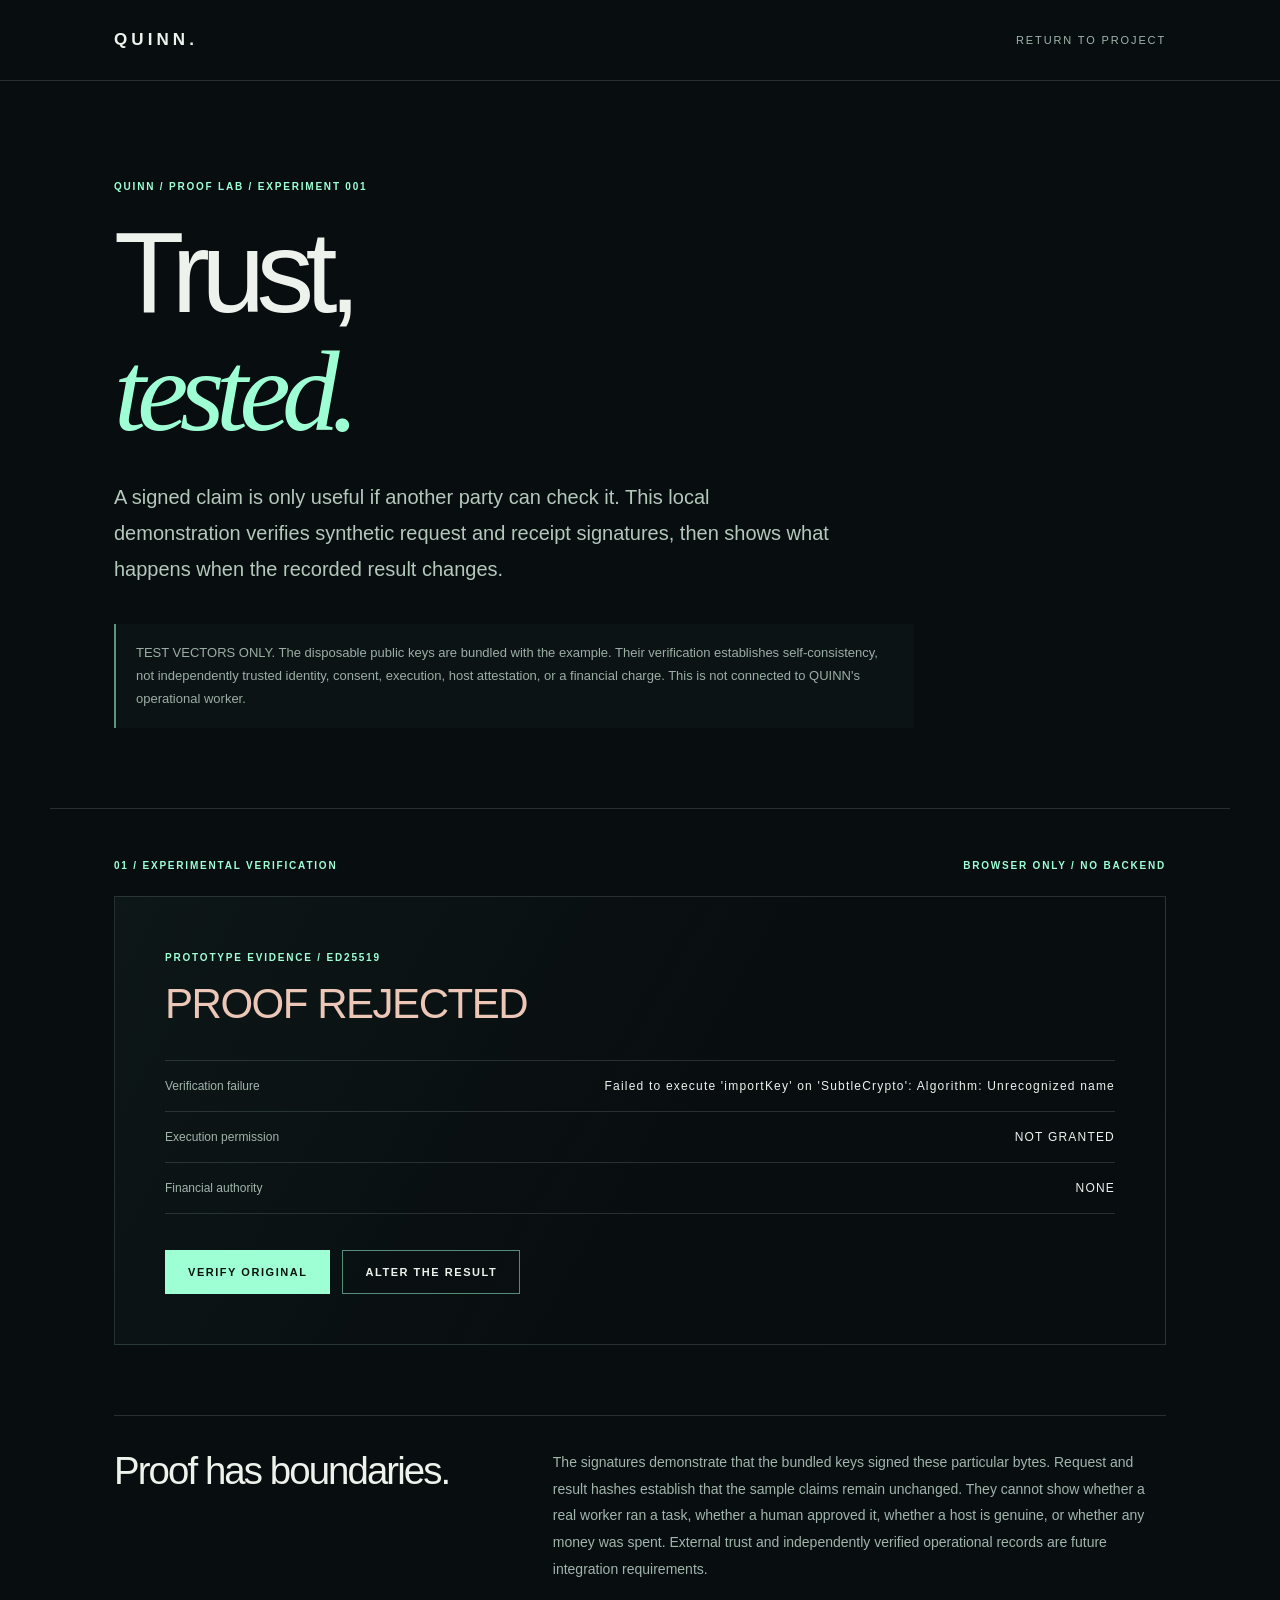
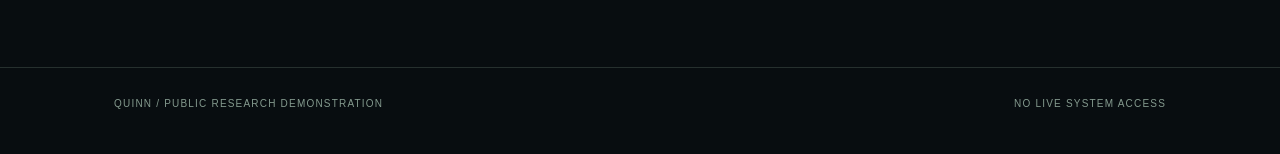
<file: quinn/proof/index.html>
<!doctype html>
<html lang="en">
<head>
<meta charset="utf-8">
<meta name="viewport" content="width=device-width,initial-scale=1,viewport-fit=cover">
<meta name="theme-color" content="#080d10">
<meta name="description" content="A browser-only, disposable-key demonstration of cryptographically checkable signed claims in QUINN's experimental prototype.">
<meta name="referrer" content="no-referrer">
<meta http-equiv="Content-Security-Policy" content="default-src 'self'; script-src 'self'; style-src 'self'; connect-src 'self'; img-src 'self'; object-src 'none'; frame-src 'none'; base-uri 'self'; form-action 'none'">
<title>Proof Lab — QUINN</title>
<link rel="icon" href="../assets/favicon.svg" type="image/svg+xml">
<link rel="stylesheet" href="./style.css">
<script type="module" src="./app.mjs"></script>
</head>
<body>
<header><div class="wrap"><a class="brand" href="../">QUINN.</a><a class="back" href="../">RETURN TO PROJECT</a></div></header>
<main id="lab">
<section class="hero wrap"><p class="kicker">QUINN / PROOF LAB / EXPERIMENT 001</p><h1>Trust,<br><em>tested.</em></h1>
<p class="lead">A signed claim is only useful if another party can check it. This local demonstration verifies synthetic request and receipt signatures, then shows what happens when the recorded result changes.</p>
<div class="disclaimer">TEST VECTORS ONLY. The disposable public keys are bundled with the example. Their verification establishes self-consistency, not independently trusted identity, consent, execution, host attestation, or a financial charge. This is not connected to QUINN's operational worker.</div>
</section>
<section class="lab wrap" aria-labelledby="lab-title"><div class="lab-head"><span class="kicker" id="lab-title">01 / EXPERIMENTAL VERIFICATION</span><span class="kicker">BROWSER ONLY / NO BACKEND</span></div><div class="lab-card"><span class="kicker">PROTOTYPE EVIDENCE / ED25519</span><h2 class="state" id="lab-status" data-state="loading" role="status" aria-live="polite">VERIFYING TEST VECTOR</h2><div class="checks" id="checks"></div><div class="actions"><button id="verify-btn" type="button">Verify original</button><button id="tamper-btn" type="button">Alter the result</button></div></div>
<div class="boundary"><h2>Proof has boundaries.</h2><p>The signatures demonstrate that the bundled keys signed these particular bytes. Request and result hashes establish that the sample claims remain unchanged. They cannot show whether a real worker ran a task, whether a human approved it, whether a host is genuine, or whether any money was spent. External trust and independently verified operational records are future integration requirements.</p></div>
</section></main>
<footer><div class="wrap footer"><span>QUINN / PUBLIC RESEARCH DEMONSTRATION</span><span>NO LIVE SYSTEM ACCESS</span></div></footer>
</body>
</html>
</file>
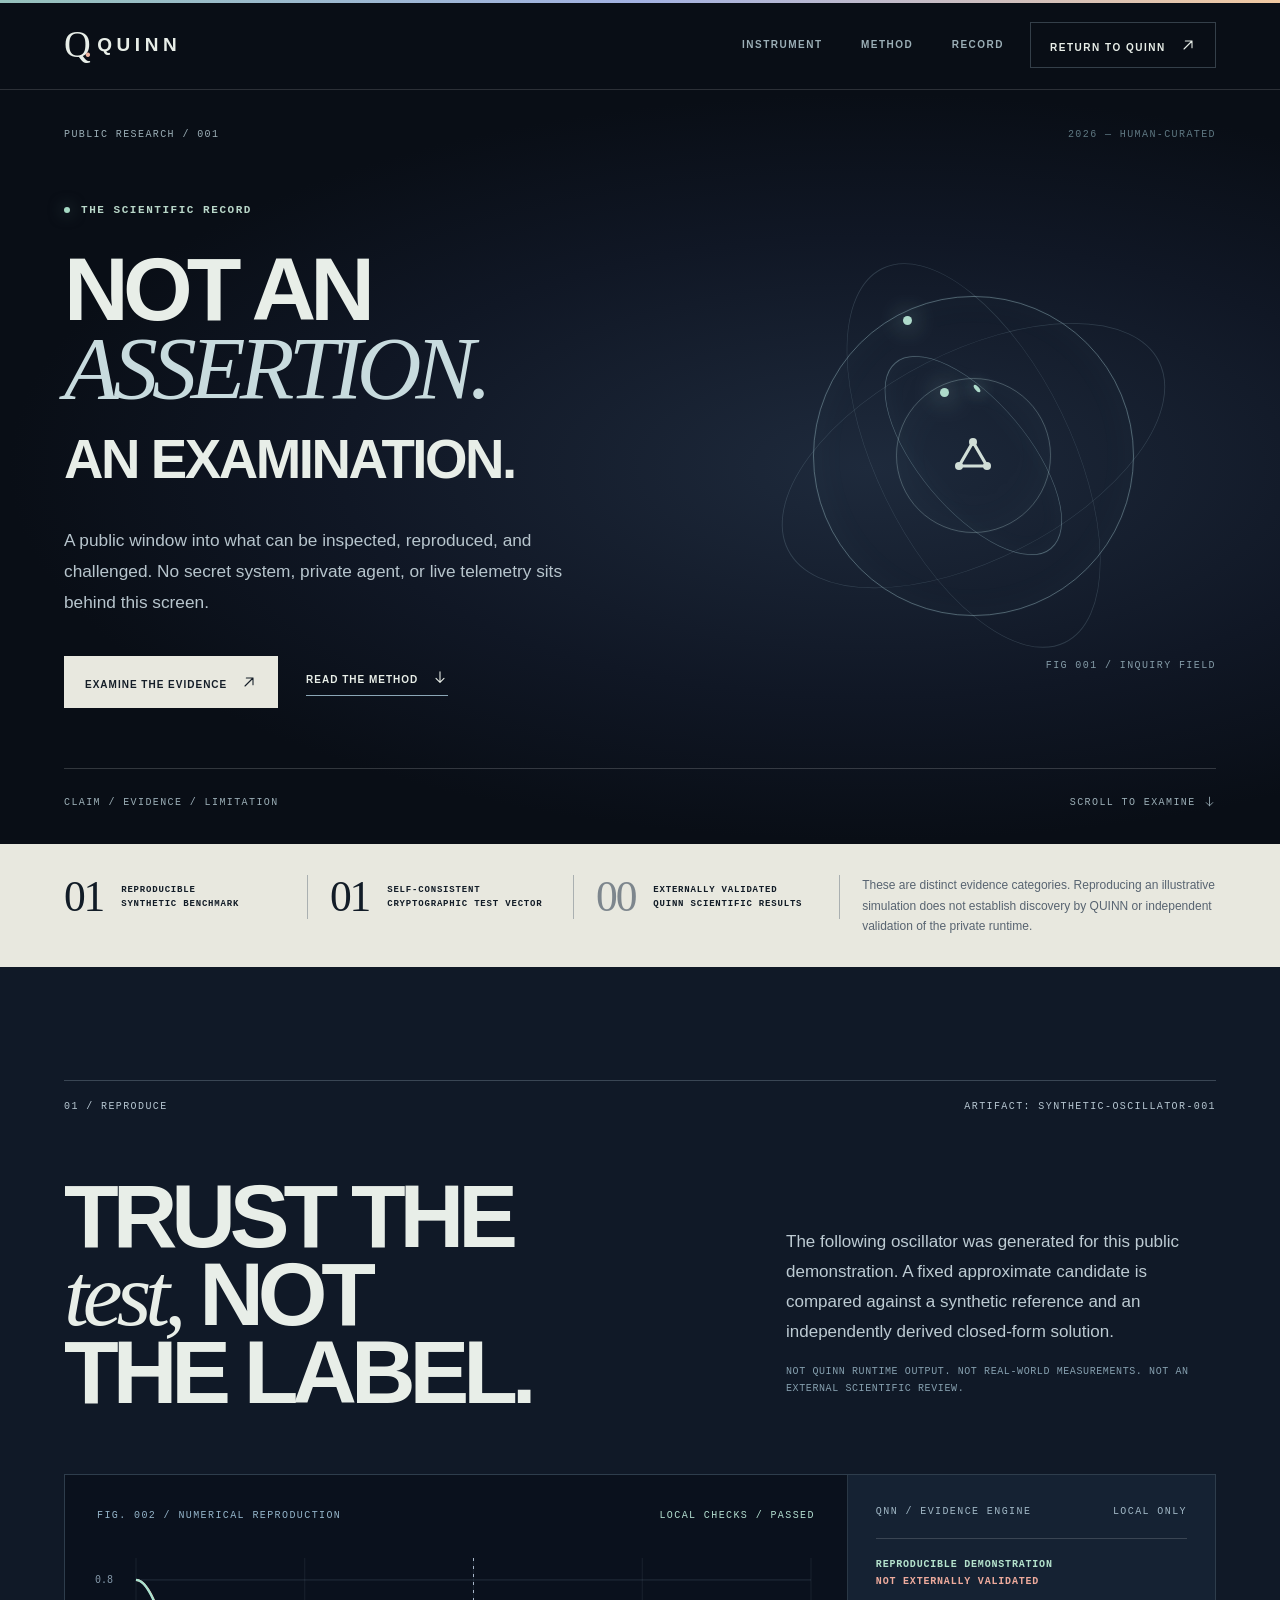
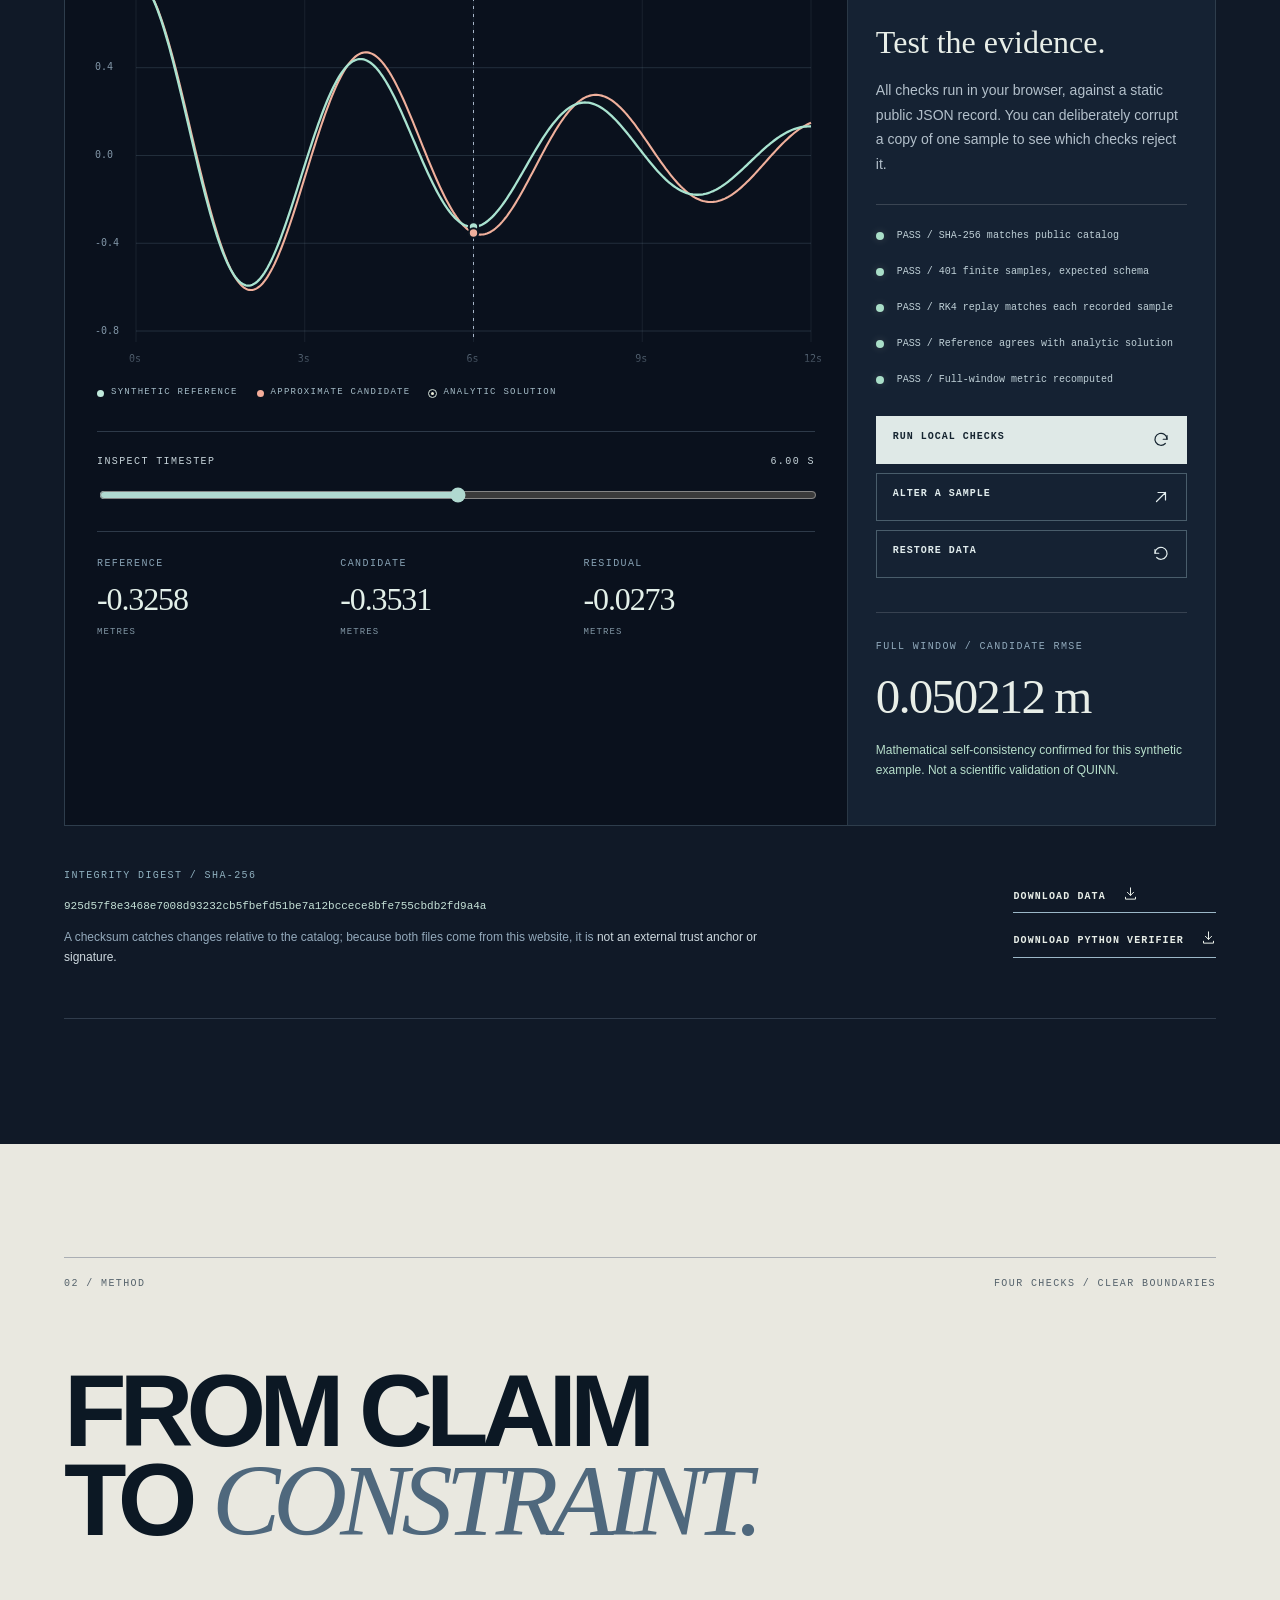
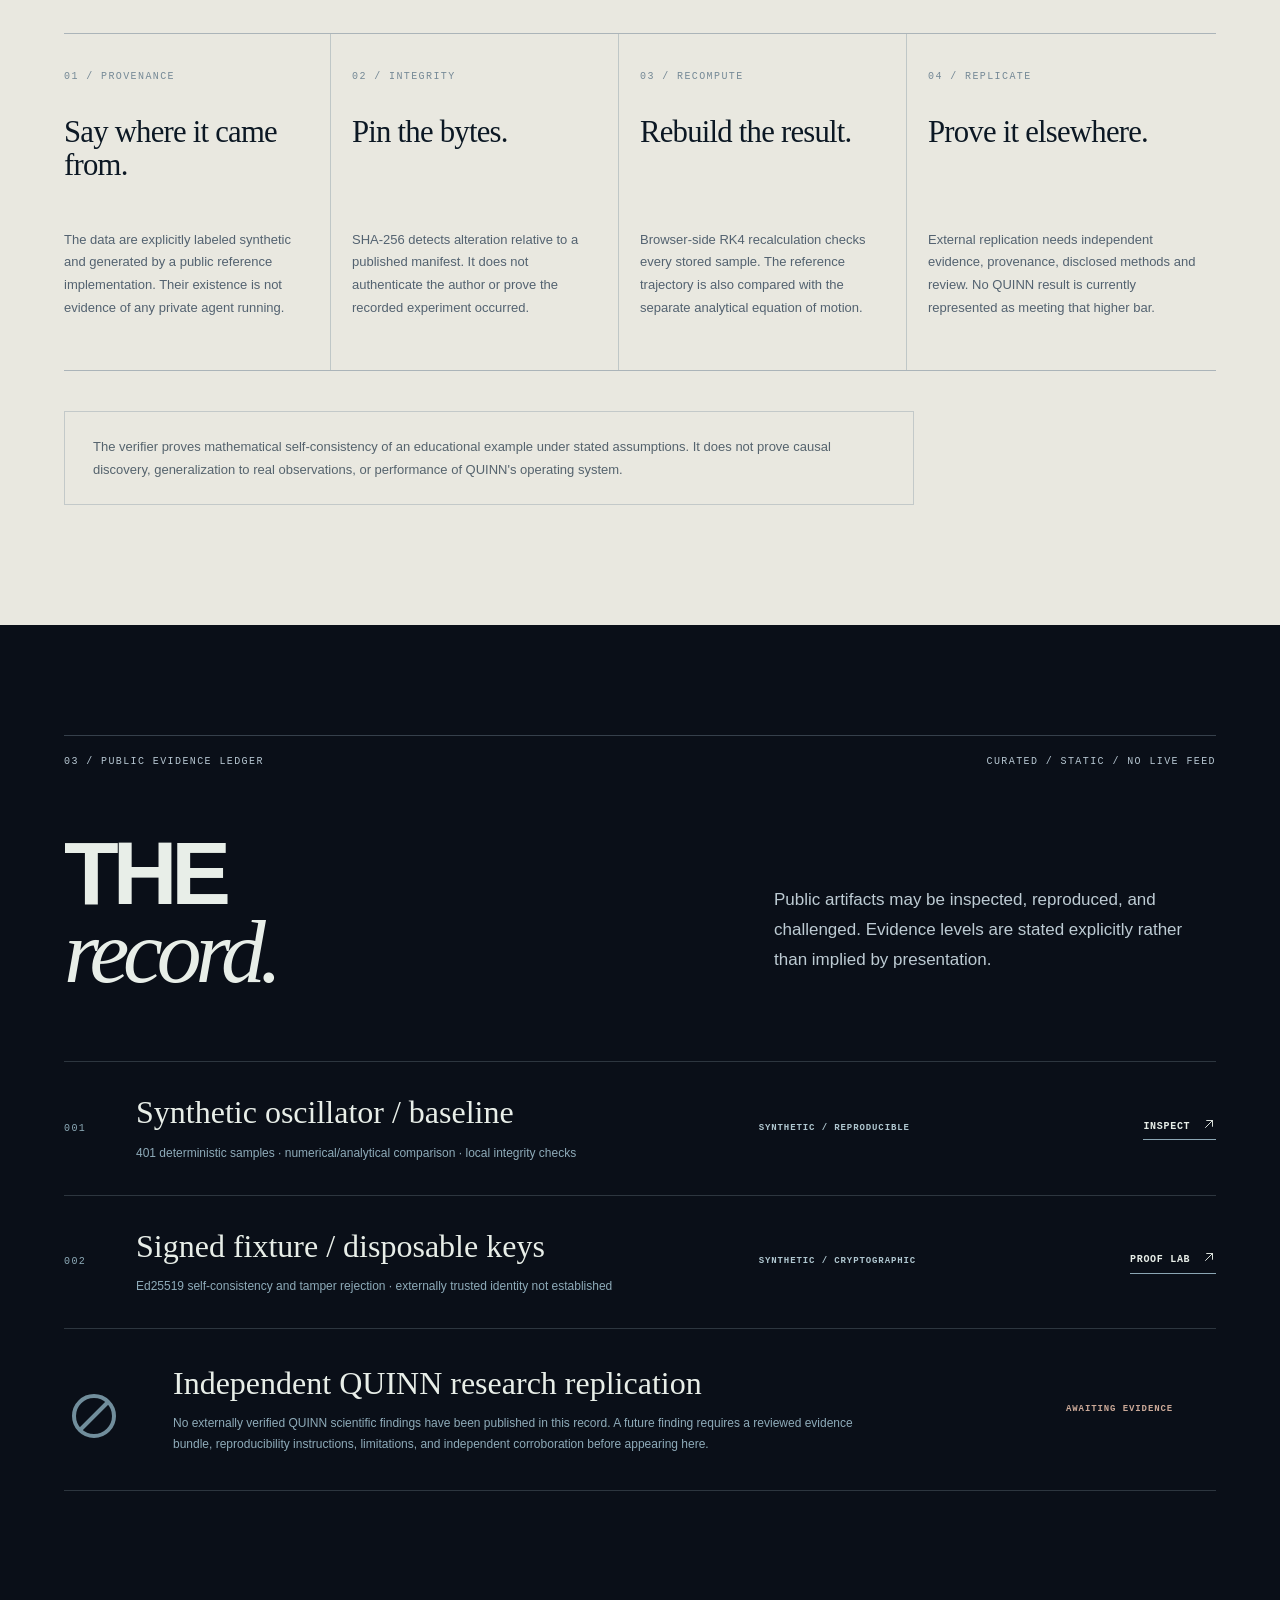
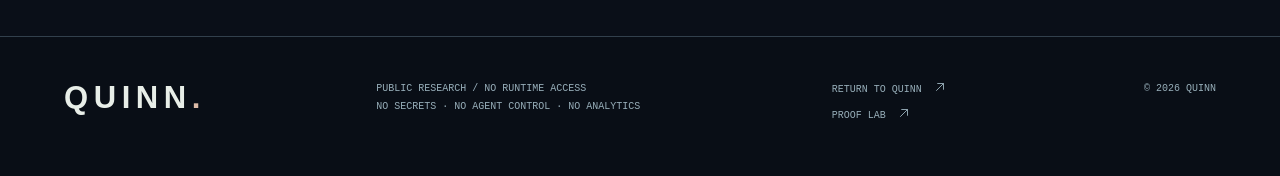
<file: quinn/research/index.html>
<!doctype html>
<html lang="en">
<head>
  <meta charset="utf-8">
  <meta name="viewport" content="width=device-width,initial-scale=1,viewport-fit=cover">
  <meta name="theme-color" content="#090e16">
  <meta name="color-scheme" content="dark">
  <meta name="description" content="QUINN's public research record. Inspect a reproducible synthetic physics benchmark, verify its data in your browser, and understand what the evidence does—and does not—establish.">
  <meta property="og:title" content="QUINN — Research Record">
  <meta property="og:description" content="Evidence before claims. A reproducible demonstration—not a live feed or an externally verified discovery.">
  <meta name="referrer" content="no-referrer">
  <meta http-equiv="Content-Security-Policy" content="default-src 'self'; script-src 'self'; style-src 'self'; connect-src 'self'; img-src 'self' data:; font-src 'self'; object-src 'none'; frame-src 'none'; base-uri 'self'; form-action 'none'">
  <title>Research Record — QUINN</title>
  <link rel="icon" type="image/svg+xml" href="../assets/favicon.svg">
  <link rel="stylesheet" href="./style.css">
  <script src="./app.js" defer></script>
</head>
<body>
<svg class="q-icon-sprite" xmlns="http://www.w3.org/2000/svg" aria-hidden="true" focusable="false" width="0" height="0">
<defs>
<symbol id="qicon-arrow-ne" viewBox="0 0 24 24" fill="none" stroke="currentColor" stroke-width="1.6" stroke-linecap="round" stroke-linejoin="round"><path d="M6 18 18 6M8 6h10v10"/></symbol>
<symbol id="qicon-arrow-down" viewBox="0 0 24 24" fill="none" stroke="currentColor" stroke-width="1.6" stroke-linecap="round" stroke-linejoin="round"><path d="M12 4v16m-6-6 6 6 6-6"/></symbol>
<symbol id="qicon-download" viewBox="0 0 24 24" fill="none" stroke="currentColor" stroke-width="1.6" stroke-linecap="round" stroke-linejoin="round"><path d="M12 3v12m-5-5 5 5 5-5M4 18v3h16v-3"/></symbol>
<symbol id="qicon-replay" viewBox="0 0 24 24" fill="none" stroke="currentColor" stroke-width="1.6" stroke-linecap="round" stroke-linejoin="round"><path d="M20 6v5h-5"/><path d="M20 11a8 8 0 1 0-2.25 5.65"/></symbol>
<symbol id="qicon-restore" viewBox="0 0 24 24" fill="none" stroke="currentColor" stroke-width="1.6" stroke-linecap="round" stroke-linejoin="round"><path d="M4 6v5h5"/><path d="M4 11a8 8 0 1 1 2.25 5.65"/></symbol>
<symbol id="qicon-pause" viewBox="0 0 24 24" fill="none" stroke="currentColor" stroke-width="1.6" stroke-linecap="round" stroke-linejoin="round"><path d="M9 5v14M15 5v14"/></symbol>
<symbol id="qicon-play" viewBox="0 0 24 24" fill="none" stroke="currentColor" stroke-width="1.6" stroke-linecap="round" stroke-linejoin="round"><path d="m8 5 11 7-11 7z"/></symbol>
<symbol id="qicon-constellation" viewBox="0 0 24 24" fill="none" stroke="currentColor" stroke-width="1.6" stroke-linecap="round" stroke-linejoin="round"><path d="m12 5-7 12h14L12 5Z"/><circle cx="12" cy="5" r="2" fill="currentColor" stroke="none"/><circle cx="5" cy="17" r="2" fill="currentColor" stroke="none"/><circle cx="19" cy="17" r="2" fill="currentColor" stroke="none"/></symbol>
<symbol id="qicon-offline" viewBox="0 0 24 24" fill="none" stroke="currentColor" stroke-width="1.6" stroke-linecap="round" stroke-linejoin="round"><circle cx="12" cy="12" r="8"/><path d="M7 17 17 7"/></symbol>
<symbol id="qicon-empty" viewBox="0 0 24 24" fill="none" stroke="currentColor" stroke-width="1.6" stroke-linecap="round" stroke-linejoin="round"><circle cx="12" cy="12" r="8"/><path d="M7 17 17 7"/></symbol>
</defs>
</svg>

  <a class="skip" href="#research-main">Skip to research</a>
  <div class="page-rule" aria-hidden="true"></div>
  <header class="site-head" id="top">
    <a class="brand" href="../" aria-label="Return to QUINN homepage"><span class="brand-symbol" aria-hidden="true">Q<span>.</span></span><span>QUINN</span></a>
    <nav aria-label="Research navigation"><a href="#instrument">INSTRUMENT</a><a href="#protocol">METHOD</a><a href="#ledger">RECORD</a></nav>
    <a class="return-link" href="../">RETURN TO QUINN <svg class="q-icon" viewBox="0 0 24 24" aria-hidden="true" focusable="false"><use href="#qicon-arrow-ne"/></svg></a>
  </header>
  <main id="research-main">
    <section class="intro grain" aria-labelledby="page-title">
      <div class="intro-number mono">PUBLIC RESEARCH / 001 <span>2026 — HUMAN-CURATED</span></div>
      <div class="intro-grid">
        <div class="intro-copy">
          <p class="eyebrow"><i aria-hidden="true"></i> THE SCIENTIFIC RECORD</p>
          <h1 id="page-title">NOT AN<br><em>ASSERTION.</em><br><span>AN EXAMINATION.</span></h1>
          <p class="lede">A public window into what can be inspected, reproduced, and challenged. No secret system, private agent, or live telemetry sits behind this screen.</p>
          <div class="intro-actions"><a class="primary-link" href="#instrument">EXAMINE THE EVIDENCE <svg class="q-icon" viewBox="0 0 24 24" aria-hidden="true" focusable="false"><use href="#qicon-arrow-ne"/></svg></a><a class="secondary-link" href="#protocol">READ THE METHOD <svg class="q-icon" viewBox="0 0 24 24" aria-hidden="true" focusable="false"><use href="#qicon-arrow-down"/></svg></a></div>
        </div>
        <div class="orbital" aria-hidden="true"><div class="orbit-disc orbit-disc-a"></div><div class="orbit-disc orbit-disc-b"></div><div class="orbit-disc orbit-disc-c"></div><div class="orbit-center"><svg class="q-icon" viewBox="0 0 24 24" aria-hidden="true" focusable="false"><use href="#qicon-constellation"/></svg></div><span class="orbit-caption mono">FIG 001 / INQUIRY FIELD</span></div>
      </div>
      <div class="intro-footer mono"><span>CLAIM / EVIDENCE / LIMITATION</span><span>SCROLL TO EXAMINE <svg class="q-icon" viewBox="0 0 24 24" aria-hidden="true" focusable="false"><use href="#qicon-arrow-down"/></svg></span></div>
    </section>
    <section class="status-strip" aria-label="Research record status">
      <div><span class="status-count">01</span><span>REPRODUCIBLE<br>SYNTHETIC BENCHMARK</span></div>
      <div><span class="status-count">01</span><span>SELF-CONSISTENT<br>CRYPTOGRAPHIC TEST VECTOR</span></div>
      <div><span class="status-count status-count-muted">00</span><span>EXTERNALLY VALIDATED<br>QUINN SCIENTIFIC RESULTS</span></div>
      <p>These are distinct evidence categories. Reproducing an illustrative simulation does not establish discovery by QUINN or independent validation of the private runtime.</p>
    </section>
    <section class="instrument" id="instrument" aria-labelledby="instrument-title">
      <div class="section-meta mono"><span>01 / REPRODUCE</span><span>ARTIFACT: SYNTHETIC-OSCILLATOR-001</span></div>
      <div class="instrument-head"><h2 id="instrument-title">TRUST THE<br><em>test,</em> NOT<br>THE LABEL.</h2><div><p>The following oscillator was generated for this public demonstration. A fixed approximate candidate is compared against a synthetic reference and an independently derived closed-form solution.</p><p class="quiet">Not QUINN runtime output. Not real-world measurements. Not an external scientific review.</p></div></div>
      <div class="lab-grid">
        <div class="lab-main">
          <div class="chart-head mono"><span>FIG. 002 / NUMERICAL REPRODUCTION</span><span id="chart-mode">UNVERIFIED / LOADING</span></div>
          <div class="chart-frame"><canvas id="chart" role="img" aria-label="Damped oscillator positions across twelve seconds. Synthetic reference, analytical solution and illustrative approximate candidate. Numeric readouts appear below.">A chart of the oscillator trajectories.</canvas><div class="chart-fade" aria-hidden="true"></div></div>
          <div class="chart-legend mono"><span><i class="dot dot-reference"></i> SYNTHETIC REFERENCE</span><span><i class="dot dot-candidate"></i> APPROXIMATE CANDIDATE</span><span><i class="dot dot-exact"></i> ANALYTIC SOLUTION</span></div>
          <div class="timeline"><label class="mono" for="timeline">INSPECT TIMESTEP <output id="time-readout" for="timeline">0.00 S</output></label><input id="timeline" type="range" min="0" max="400" step="1" value="200" disabled></div>
          <div class="metrics"><div><span class="mono">REFERENCE</span><strong id="metric-reference">—</strong><small>METRES</small></div><div><span class="mono">CANDIDATE</span><strong id="metric-candidate">—</strong><small>METRES</small></div><div><span class="mono">RESIDUAL</span><strong id="metric-residual">—</strong><small>METRES</small></div></div>
        </div>
        <aside class="lab-aside" aria-label="Reproduction controls and findings">
          <div class="aside-head mono"><span>QNN / EVIDENCE ENGINE</span><span>LOCAL ONLY</span></div>
          <div class="classification">REPRODUCIBLE DEMONSTRATION <span>NOT EXTERNALLY VALIDATED</span></div>
          <h3>Test the evidence.</h3><p>All checks run in your browser, against a static public JSON record. You can deliberately corrupt a copy of one sample to see which checks reject it.</p>
          <div class="checks" id="checks" role="status" aria-live="polite"><div class="check loading">Loading public artifact…</div></div>
          <div class="lab-actions"><button id="run-checks" type="button" disabled>RUN LOCAL CHECKS <svg class="q-icon" viewBox="0 0 24 24" aria-hidden="true" focusable="false"><use href="#qicon-replay"/></svg></button><button id="tamper" type="button" disabled>ALTER A SAMPLE <svg class="q-icon" viewBox="0 0 24 24" aria-hidden="true" focusable="false"><use href="#qicon-arrow-ne"/></svg></button><button id="restore" type="button" disabled>RESTORE DATA <svg class="q-icon" viewBox="0 0 24 24" aria-hidden="true" focusable="false"><use href="#qicon-restore"/></svg></button></div>
          <div class="readout-result"><span class="mono">FULL WINDOW / CANDIDATE RMSE</span><strong id="rmse">—</strong><p id="verdict" aria-live="polite">Waiting for a public research artifact.</p></div>
        </aside>
      </div>
      <div class="instrument-bottom"><div><span class="mono">INTEGRITY DIGEST / SHA-256</span><code id="checksum" title="Checksum of original raw JSON bytes">—</code><p>A checksum catches changes relative to the catalog; because both files come from this website, it is <strong>not an external trust anchor or signature.</strong></p></div><div class="record-actions"><a href="./data/synthetic-oscillator-001.json" download>DOWNLOAD DATA <svg class="q-icon" viewBox="0 0 24 24" aria-hidden="true" focusable="false"><use href="#qicon-download"/></svg></a><a href="./reproduce.py" download>DOWNLOAD PYTHON VERIFIER <svg class="q-icon" viewBox="0 0 24 24" aria-hidden="true" focusable="false"><use href="#qicon-download"/></svg></a></div></div>
    </section>
    <section class="protocol" id="protocol" aria-labelledby="protocol-title"><div class="section-meta mono"><span>02 / METHOD</span><span>FOUR CHECKS / CLEAR BOUNDARIES</span></div><h2 id="protocol-title">FROM CLAIM<br>TO <em>CONSTRAINT.</em></h2><div class="protocol-grid"><article><span class="mono">01 / PROVENANCE</span><h3>Say where it came from.</h3><p>The data are explicitly labeled synthetic and generated by a public reference implementation. Their existence is not evidence of any private agent running.</p></article><article><span class="mono">02 / INTEGRITY</span><h3>Pin the bytes.</h3><p>SHA-256 detects alteration relative to a published manifest. It does not authenticate the author or prove the recorded experiment occurred.</p></article><article><span class="mono">03 / RECOMPUTE</span><h3>Rebuild the result.</h3><p>Browser-side RK4 recalculation checks every stored sample. The reference trajectory is also compared with the separate analytical equation of motion.</p></article><article><span class="mono">04 / REPLICATE</span><h3>Prove it elsewhere.</h3><p>External replication needs independent evidence, provenance, disclosed methods and review. No QUINN result is currently represented as meeting that higher bar.</p></article></div><div class="method-note">The verifier proves mathematical self-consistency of an educational example under stated assumptions. It does not prove causal discovery, generalization to real observations, or performance of QUINN's operating system.</div></section>
    <section class="ledger" id="ledger" aria-labelledby="ledger-title"><div class="section-meta mono"><span>03 / PUBLIC EVIDENCE LEDGER</span><span>CURATED / STATIC / NO LIVE FEED</span></div><div class="ledger-heading"><h2 id="ledger-title">THE<br><em>record.</em></h2><p>Public artifacts may be inspected, reproduced, and challenged. Evidence levels are stated explicitly rather than implied by presentation.</p></div><div class="ledger-row"><span class="mono">001</span><div><h3>Synthetic oscillator / baseline</h3><p>401 deterministic samples · numerical/analytical comparison · local integrity checks</p></div><span class="record-kind">SYNTHETIC / REPRODUCIBLE</span><a href="#instrument">INSPECT <svg class="q-icon" viewBox="0 0 24 24" aria-hidden="true" focusable="false"><use href="#qicon-arrow-ne"/></svg></a></div><div class="ledger-row"><span class="mono">002</span><div><h3>Signed fixture / disposable keys</h3><p>Ed25519 self-consistency and tamper rejection · externally trusted identity not established</p></div><span class="record-kind">SYNTHETIC / CRYPTOGRAPHIC</span><a href="../proof/">PROOF LAB <svg class="q-icon" viewBox="0 0 24 24" aria-hidden="true" focusable="false"><use href="#qicon-arrow-ne"/></svg></a></div><div class="ledger-empty"><div class="empty-symbol" aria-hidden="true"><svg class="q-icon" viewBox="0 0 24 24" aria-hidden="true" focusable="false"><use href="#qicon-empty"/></svg></div><div><h3>Independent QUINN research replication</h3><p>No externally verified QUINN scientific findings have been published in this record. A future finding requires a reviewed evidence bundle, reproducibility instructions, limitations, and independent corroboration before appearing here.</p></div><span class="record-kind">AWAITING EVIDENCE</span></div></section>
  </main>
  <footer class="site-footer"><div class="footer-brand">QUINN<span>.</span></div><div>PUBLIC RESEARCH / NO RUNTIME ACCESS<br>NO SECRETS · NO AGENT CONTROL · NO ANALYTICS</div><div><a href="../">RETURN TO QUINN <svg class="q-icon" viewBox="0 0 24 24" aria-hidden="true" focusable="false"><use href="#qicon-arrow-ne"/></svg></a><a href="../proof/">PROOF LAB <svg class="q-icon" viewBox="0 0 24 24" aria-hidden="true" focusable="false"><use href="#qicon-arrow-ne"/></svg></a></div><span>© 2026 QUINN</span></footer>
  <noscript><p class="no-js">JavaScript is needed for the browser-based checks and chart. The static methodology, public dataset and standalone Python verifier remain accessible without it.</p></noscript>
</body>
</html>
</file>
<file: eth/design.css>
:root{--bg:#0a0f14;--bg2:#0d151b;--panel:#121c23;--panel2:#17232b;--nav:#091017;--line:#27343d;--line2:#35444d;--ink:#e8eced;--secondary:#aab9c0;--muted:#7e9098;--accent:#dcb47a;--accent2:#eacda4;--green:#76bca7;--red:#c98580;--blue:#8aaab9;--mono:ui-monospace,SFMono-Regular,Consolas,'Liberation Mono',monospace;--sans:Arial,Helvetica,sans-serif}
*{box-sizing:border-box}html{scroll-behavior:smooth;scroll-padding-top:85px}body{margin:0;background:var(--bg);color:var(--ink);font-family:var(--sans);-webkit-font-smoothing:antialiased;overflow-x:hidden}a{color:inherit;text-decoration:none}button{font:inherit;color:inherit;cursor:pointer}button:focus-visible,a:focus-visible,input:focus-visible{outline:2px solid #ead0a9;outline-offset:3px}::selection{background:#405c63;color:white}h1,h2,h3,p{margin-top:0}svg{display:block}.mono{font:10px/1.55 var(--mono);letter-spacing:.04em}.container{width:min(1480px,calc(100% - clamp(36px,5.4vw,112px)));margin-inline:auto}.skip{position:fixed;top:-100px;left:15px;background:#e7eceb;color:#0c1316;padding:12px 18px;z-index:200}.skip:focus{top:10px}
/* Site navigation and contextual ticker */
.sitebar{height:69px;padding:0 clamp(18px,3.5vw,64px);display:flex;align-items:center;justify-content:space-between;gap:20px;background:#091017;border-bottom:1px solid var(--line);position:sticky;top:0;z-index:60}.brand{display:flex;align-items:center;gap:17px;white-space:nowrap}.brand-mark{font-weight:850;font-size:23px;letter-spacing:-.065em}.brand-sub{color:#899ca5;font:10px var(--mono);letter-spacing:.09em}.topnav{display:flex;align-items:center;gap:clamp(15px,2.6vw,42px)}.topnav a{font:10px var(--mono);letter-spacing:.07em;text-transform:uppercase;color:#a0b1b9;position:relative}.topnav a:hover{color:var(--ink)}.topnav a:after{content:"";position:absolute;bottom:-24px;left:0;right:0;height:1px;background:var(--accent);opacity:0}.topnav a:hover:after{opacity:1}.top-index{display:flex;align-items:center;gap:13px;color:#bdc8cc}.market-status{color:var(--accent2);display:flex;align-items:center;gap:7px}.market-status-dot{width:6px;height:6px;border:1px solid var(--accent);display:inline-block;transform:rotate(45deg)}.index-block{display:inline-block;height:13px;width:1px;background:#566973}.ticker-bar{border-bottom:1px solid var(--line);background:#0d161b;overflow:hidden}.ticker-track{min-height:37px;display:flex;justify-content:space-between;align-items:center;gap:12px;white-space:nowrap;color:#768d98}.ticker-track b{font-weight:500;color:#c6d4d7;margin-left:9px}.ticker-track span:last-child b{color:var(--accent2)}
/* Hero / terminal interface */
.hero{background:linear-gradient(140deg,#0a1118 0,#0c1419 51%,#101a21 100%);border-bottom:1px solid var(--line);position:relative;isolation:isolate}.hero:before{content:"";position:absolute;inset:0;opacity:.55;pointer-events:none;background:repeating-linear-gradient(90deg,transparent 0,transparent calc(10% - 1px),#ffffff05 calc(10% - 1px),#ffffff05 10%)}.hero-grid{padding-top:clamp(65px,8vw,132px);padding-bottom:clamp(66px,7.4vw,110px);display:grid;grid-template-columns:minmax(0,.87fr) minmax(410px,1.13fr);gap:clamp(36px,5vw,85px);align-items:center;position:relative}.hero-main{min-width:0;display:flex;flex-direction:column}.hero-eyebrow{display:flex;align-items:center;gap:12px;color:#99b0b8;margin-bottom:62px;font:10px var(--mono);letter-spacing:.1em}.index-square{width:29px;height:29px;display:grid;place-items:center;background:#273740;color:var(--accent2);border:1px solid #536169;font:10px var(--mono)}.hero-eyeline{color:#b0c3cb;display:flex;align-items:center;gap:12px;white-space:nowrap;max-width:100%;font-size:10px}.pulse-square{height:7px;width:7px;border:1px solid var(--accent);display:inline-block;flex:none}.spacer-line{height:1px;background:var(--line2);flex:1;min-width:10px}.hero h1{font-size:clamp(54px,6.45vw,113px);font-weight:750;letter-spacing:-.09em;line-height:.96;margin:25px 0 0;max-width:100%;white-space:nowrap}.hero h1>span{color:var(--accent2)}.title-period{color:var(--ink)!important}.hero-copy{max-width:545px;padding-top:38px}.hero-copy p{font-size:clamp(14px,1.11vw,17px);line-height:1.78;color:#b0c3c9;max-width:505px}.hero-cta{display:flex;flex-wrap:wrap;align-items:center;gap:10px 25px;margin-top:32px}.hero-cta a{display:inline-flex;gap:20px;align-items:center;padding:13px 0;border-bottom:1px solid #c5b48a;font:10px var(--mono);letter-spacing:.045em;color:#e9e0cb}.hero-cta a svg{width:15px;height:15px;fill:none;stroke:currentColor;stroke-width:1.6}.hero-cta a:hover svg{transform:translateX(3px)}.hero-cta .secondary-link{color:#91a6b1;border-color:#50636e}.hero-checks{display:flex;flex-wrap:wrap;gap:15px 25px;margin-top:clamp(48px,7vw,96px);color:#869ca5;font-size:9px}.hero-checks span{display:flex;gap:8px;align-items:center}.hero-checks i{width:5px;height:5px;background:var(--blue);display:inline-block}
.hero-terminal{background:#0a1117;border:1px solid #3b505a;min-width:0;box-shadow:0 27px 110px #01080b63;align-self:stretch;display:flex;flex-direction:column}.terminal-top,.terminal-instruments,.terminal-bottom,.terminal-disclaimer{padding-inline:clamp(17px,2.1vw,30px)}.terminal-top{display:flex;justify-content:space-between;gap:14px;align-items:center;min-height:51px;border-bottom:1px solid #2b3b44;color:#8aa0aa}.terminal-title{display:flex;gap:7px;align-items:center;white-space:nowrap}.terminal-title b{color:#d7e2e5;font-weight:600}.terminal-mark{height:10px;width:10px;display:inline-block;background:var(--accent);clip-path:polygon(50% 0,100% 50%,50% 100%,0 50%);margin-right:4px}.terminal-corner{white-space:nowrap}.terminal-instruments{display:flex;justify-content:space-between;gap:15px;align-items:center;min-height:59px;border-bottom:1px solid #2b3b44;color:#93a8b1}.terminal-instruments b{font-weight:500;color:#cfdadd;margin-left:11px}.terminal-instruments div{display:flex;gap:8px;align-items:center;color:var(--accent2)}.chart-led{width:6px;height:6px;display:inline-block;background:var(--accent)}.chart-pane{padding:23px clamp(15px,2.1vw,30px) 19px;flex:1;display:flex;flex-direction:column;min-height:275px}.chart-title{display:flex;justify-content:space-between;gap:10px;align-items:center;color:#8c9da5}.chart-title b{font-weight:550;color:#c4d1d3}.chart-range{display:flex;align-items:center;gap:2px;border:1px solid #31414a;padding:3px}.range-btn{border:0;background:transparent;font:10px var(--mono);padding:5px 9px;color:#859aa2}.range-btn[aria-pressed=true]{background:#2c4146;color:#dce9e9}.range-btn:hover{color:#fff}.chart-pane canvas{width:100%;height:auto;display:block;flex:1;min-height:195px;max-height:285px;margin:12px 0;touch-action:pan-y}.chart-axis{display:flex;justify-content:space-between;gap:10px;color:#6f8791;font-size:9px}.terminal-bottom{border-top:1px solid #344650;display:grid;grid-template-columns:minmax(165px,.75fr) minmax(0,1fr);min-height:180px}.qual-mini{padding:26px 20px 24px 0;border-right:1px solid #344650;display:flex;flex-direction:column;gap:20px;justify-content:center}.qual-mini>span{color:#98acb5}.qual-mini strong{font-size:clamp(20px,2vw,30px);font-weight:700;line-height:1.1;color:#e5d3b3;letter-spacing:-.055em}.qual-status{width:9px;height:9px;border:2px solid var(--accent);display:inline-block;margin-right:5px}.mini-book{padding:16px 0 16px 23px;display:flex;flex-direction:column;justify-content:space-around;color:#8fa5af}.mini-book>div{display:flex;justify-content:space-between;gap:12px;border-bottom:1px solid #2a3a43;padding:7px 0}.mini-book>div:last-child{border-bottom:none}.mini-book b{color:#c6d5d9;font-weight:500;text-align:right}.terminal-disclaimer{border-top:1px solid #344650;padding-block:14px;color:#798e96;font-size:9px;line-height:1.65}.hero-band{display:flex;justify-content:space-between;gap:12px;flex-wrap:wrap;border-top:1px solid #25333c;padding-block:17px;position:relative;color:#82959d}.hero-band span{font-size:9px}
.audit-band{background:#122027;border-bottom:1px solid var(--line)}.audit-grid{display:grid;grid-template-columns:repeat(3,minmax(0,1fr)) minmax(190px,.92fr)}.audit-stat,.audit-context{padding:25px clamp(13px,2.1vw,32px);border-left:1px solid #30414c}.audit-stat:first-child{border:0;padding-left:0}.audit-context{padding-right:0}.audit-num{font:600 clamp(34px,4.5vw,64px)/1 var(--sans);letter-spacing:-.06em;font-variant-numeric:tabular-nums;color:#e9ece9}.audit-label{display:grid;gap:6px;margin-top:9px;font:10px var(--mono);color:#a8bec5}.audit-label span{color:#748c96}.audit-context .mono{color:var(--accent2)}.audit-context p{font-size:11px;line-height:1.65;color:#9badb4;margin:10px 0 0}
/* Section system */
.section{padding:clamp(75px,8.1vw,128px) 0;border-bottom:1px solid #24343e}.section-top{display:grid;grid-template-columns:130px minmax(0,1fr) 180px;gap:28px;margin-bottom:43px}.section-id,.side-aside{color:var(--accent);padding-top:8px}.side-aside{text-align:right;color:#829aa4}.section-top h2{font-size:clamp(38px,4.5vw,68px);line-height:1.07;letter-spacing:-.063em;margin:0 0 15px;font-weight:620}.section-deck{color:#a6b8bf;line-height:1.72;max-width:620px;font-size:14px;margin:0}.system-section{background:#101920}.architecture{display:grid;grid-template-columns:minmax(255px,.49fr) minmax(0,1fr);border:1px solid #334550;background:#101920}.pipeline{border-right:1px solid #334550}.stage{background:#101920;color:#becbd1;width:100%;border:0;border-bottom:1px solid #334550;padding:21px 23px;min-height:94px;display:grid;grid-template-columns:28px minmax(0,1fr) 17px;gap:12px;align-items:center;text-align:left;transition:background .15s}.stage:last-child{border-bottom:0}.stage.active,.stage:hover{background:#1d3036;color:white}.stage.active{box-shadow:inset 3px 0 0 var(--accent)}.stage-number{color:#768d98}.stage b{font-weight:500;font-size:16px;display:block;margin-bottom:5px}.stage small{color:#7c909a;font-size:11px}.stage.active small{color:#b4c2c8}.stage svg{width:16px;height:16px;stroke:currentColor;stroke-width:1.5;fill:none}.stage-panel{padding:clamp(22px,3vw,42px);min-width:0;display:flex;flex-direction:column;background:linear-gradient(145deg,#132028,#101a20)}.diagram-head{display:flex;justify-content:space-between;gap:8px;padding-bottom:14px;color:#90a4ad;border-bottom:1px solid #334550}.flow-illustration{padding:28px 0 15px;border-bottom:1px solid #344750;overflow:hidden}.flow-illustration svg{width:100%;height:auto;max-height:245px}.flow-illustration svg rect:not(.active-node){fill:#1a2a33;stroke:#5b737d}.flow-illustration svg text{fill:#d5e1e4}.flow-illustration svg path{stroke:#7b939d}.flow-illustration .active-node{fill:rgba(222,177,113,.11);stroke:var(--accent);stroke-width:3;transition:x .3s}.stage-detail{padding-top:26px}.stage-meta{color:var(--accent)}.stage-detail h3{font-size:clamp(25px,2.9vw,40px);line-height:1.1;letter-spacing:-.06em;font-weight:550;margin:11px 0 13px}.stage-detail>p{color:#afbdc2;font-size:14px;line-height:1.72;max-width:640px}.source-line{display:flex;align-items:baseline;flex-wrap:wrap;gap:8px 20px;border-top:1px solid #334550;padding:16px 0;color:#849ba5}.source-line code{font:11px/1.6 var(--mono);color:#c8d8db;overflow-wrap:anywhere}.tag-line{display:flex;flex-wrap:wrap;gap:7px}.tag-line span{border:1px solid #475d67;padding:8px 11px;font:10px var(--mono);color:#a3b9c0}.architecture-note{display:grid;grid-template-columns:130px 1fr;gap:28px;padding:26px 0;border-bottom:1px solid #30414c}.architecture-note>.mono{color:var(--accent)}.architecture-note p{margin:0;font-size:13px;line-height:1.7;color:#9fb4bd;max-width:850px}
/* Decision logic */
.strategy-section{background:#0c151b}.strategy-layout{border:1px solid #344550;display:grid;grid-template-columns:minmax(0,1.17fr) minmax(315px,.83fr);background:#111c23}.strategy-inputs{min-width:0}.strategy-head{padding:25px 28px;display:flex;justify-content:space-between;align-items:end;gap:18px;border-bottom:1px solid #344550}.strategy-head h3{font-size:25px;letter-spacing:-.052em;margin:7px 0 0;font-weight:550}.eyebrow-2{color:var(--accent)}.preset-group{display:flex;flex-wrap:wrap;gap:5px}.preset{border:1px solid #475965;background:transparent;padding:9px 10px;font:10px var(--mono);color:#97aab5}.preset[aria-pressed=true],.preset:hover{background:#29404a;color:#f1f3f2;border-color:#6c8792}.gate-list{display:grid}.gate{display:grid;grid-template-columns:21px 26px minmax(0,1fr) 69px;gap:17px;align-items:center;padding:16px 29px;border-bottom:1px solid #2b3c46;cursor:pointer;transition:background .12s}.gate:last-child{border:0}.gate:hover{background:#19272e}.gate input{appearance:none;width:19px;height:19px;margin:0;background:#0e181f;border:1px solid #5a707b;position:relative;cursor:pointer}.gate input:checked{border-color:var(--green);background:#23483f}.gate input:checked:after{content:"";position:absolute;left:5px;top:2px;width:5px;height:9px;border-right:2px solid #c7e4d8;border-bottom:2px solid #c7e4d8;transform:rotate(42deg)}.gate-index{color:#7d929d}.gate-text strong{font-weight:520;font-size:13px;line-height:1.3;display:block}.gate-text small{display:block;color:#7d929c;font:9px var(--mono);margin-top:4px}.gate-pill{font-size:9px;padding:6px 8px;border:1px solid #445762;color:#99afb8;text-align:center}.gate:has(input:checked) .gate-pill{border-color:#3c695b;color:#89c3b2}.strategy-output{border-left:1px solid #344550;display:flex;flex-direction:column;padding:clamp(25px,3vw,45px);background:#15232b;min-width:0}.output-head{display:flex;justify-content:space-between;gap:15px;padding-bottom:17px;border-bottom:1px solid #3a505b;color:#91a9b4}.output-value{display:flex;align-items:baseline;gap:10px;margin:35px 0 18px}.output-value strong{font:600 clamp(71px,9vw,132px)/.9 var(--sans);letter-spacing:-.09em;font-variant-numeric:tabular-nums}.output-value small{font:10px var(--mono);color:#a3b6bc}.gate-indicators{display:grid;grid-template-columns:repeat(6,1fr);gap:5px;margin-bottom:32px}.gate-indicators span{height:5px;background:#594447}.gate-indicators span.is-on{background:#68ad99}.decision-label{color:#9eafb6;margin-bottom:9px}.decision{font-size:clamp(25px,3vw,39px);font-weight:600;letter-spacing:-.045em;line-height:1.1;margin:0 0 16px;color:var(--red)}.decision[data-status=pass]{color:var(--green)}.decision-description{color:#acbec4;font-size:13px;line-height:1.72}.blocker-box{margin-top:auto;padding-top:21px;border-top:1px solid #3b505b}.blocker-box>.mono{color:var(--accent)}.blocker-box ul{margin:13px 0 0;padding-left:17px;display:grid;gap:7px;color:#afbdc3;font:11px var(--mono)}.output-footnote{font:10px/1.6 var(--mono);color:#79919c;margin:19px 0 0}.rule-note{display:grid;grid-template-columns:130px 1fr;border-bottom:1px solid #3a4d57;gap:28px;padding:25px 0}.rule-note>.mono{color:var(--accent)}.rule-note p{font-size:13px;line-height:1.7;color:#9eb1ba;margin:0}.exit-summary{display:grid;grid-template-columns:130px repeat(3,1fr);gap:25px;border-bottom:1px solid #354650;padding:24px 0;margin-top:8px}.exit-summary>.mono{color:var(--accent)}.exit-summary>div{border-left:1px solid #354650;padding-left:14px}.exit-summary strong{display:block;font:10px var(--mono);color:#8fa8b1}.exit-summary p{font-size:13px;line-height:1.5;color:#bbc9ce;margin:8px 0}
/* Risk configurations, evidence, timeline, qualification */
.risk-section{background:#101a20}.risk-table-wrap{border:1px solid #344550;overflow-x:auto}.risk-table{width:100%;min-width:700px;border-collapse:collapse;font-size:13px}.risk-table th{font:10px var(--mono);text-align:left;color:#a5b8c0;background:#16242c}.risk-table th,.risk-table td{border-bottom:1px solid #344550;border-right:1px solid #344550;padding:20px 19px;vertical-align:top}.risk-table td{color:#bbc8cd;line-height:1.6}.risk-table tr:last-child td{border-bottom:0}.risk-table th:last-child,.risk-table td:last-child{border-right:0}.risk-table td:first-child{color:#e6ecec;font-weight:600}.state-tag{display:inline-block;font:9px var(--mono);color:#d8bc92;border:1px solid #7b6750;padding:5px 8px;white-space:nowrap}.test-grid{display:grid;grid-template-columns:repeat(3,1fr);margin-top:18px;border:1px solid #344550}.test-grid article{padding:clamp(20px,2.5vw,40px);border-right:1px solid #344550}.test-grid article:last-child{border:0}.test-grid .mono{color:#a5b7be}.test-count{font:500 clamp(42px,5vw,76px)/1 var(--sans);letter-spacing:-.07em;margin:28px 0 18px;color:#cedfe0}.test-count small{font:13px var(--mono);color:#97a9af}.test-grid h3{font-size:16px;font-weight:550;margin:0 0 9px}.test-grid p,.test-grid small{display:block;font-size:12px;line-height:1.7;color:#93a7af;margin:0}
.evidence-section{background:#0a1218}.evidence-layout{display:grid;grid-template-columns:1fr 1fr;gap:14px}.evidence-card{background:#121f26;border:1px solid #344550;padding:clamp(25px,3vw,45px);min-height:410px;display:flex;flex-direction:column;min-width:0}.evidence-header{display:flex;justify-content:space-between;gap:12px;padding-bottom:16px;border-bottom:1px solid #3b5059;color:#9badb5}.evidence-header span{font-size:9px}.evidence-card h3{font-size:22px;letter-spacing:-.045em;margin:31px 0 17px;font-weight:550}.collateral{font:600 clamp(48px,5.5vw,81px)/1 var(--sans);letter-spacing:-.075em;font-variant-numeric:tabular-nums;color:#e9e4d6;white-space:nowrap}.collateral span{font:12px var(--mono);letter-spacing:0;color:#9eb0b7}.status-bar{margin:28px 0 23px;display:flex;justify-content:space-between;gap:12px;border-block:1px solid #384c56;padding:12px 0;font:10px var(--mono);color:var(--accent2)}.evidence-card>p{margin:auto 0 0;color:#9eb1ba;font-size:13px;line-height:1.75;max-width:600px}.shadow-bars{display:grid;gap:12px;margin:6px 0 25px}.bar-row{display:grid;grid-template-columns:50px 1fr 90px;gap:10px;align-items:center;font:10px var(--mono);color:#a8bac1}.bar-row b{text-align:right;font:12px var(--mono);color:#d5dfe1}.bar-track{height:22px;background:#20303a;border:1px solid #455964}.bar-track>div{height:100%;background:#638b84}.bar-track .end-bar{background:#b96b62}.shadow-stats{border-top:1px solid #3b5059;padding-top:19px;margin-bottom:25px;display:grid;grid-template-columns:repeat(3,1fr);gap:11px}.shadow-stats strong{font:600 clamp(16px,1.9vw,25px) var(--sans);display:block;white-space:nowrap}.shadow-stats small{font:9px/1.45 var(--mono);color:#8fa4ae;display:block;margin-top:5px}.limitations{border:1px solid #384e56;background:#192a31;padding:clamp(24px,3vw,47px);margin-top:18px;display:grid;grid-template-columns:minmax(160px,.48fr) 1fr;gap:28px}.limitations .mono{color:var(--accent)}.limitations h3{font-size:clamp(29px,3.3vw,48px);letter-spacing:-.055em;margin:16px 0}.limitations ul{margin:0;padding:0;list-style:none}.limitations li{font-size:13px;line-height:1.65;color:#b8c8cd;padding:10px 0;border-bottom:1px solid #40535d}.limitations li:last-child{border:0}
.timeline-section{background:#111d24}.timeline-list{border-top:1px solid #40535e}.timeline-list article{display:grid;grid-template-columns:120px 1fr 65px;gap:24px;padding:26px 0;border-bottom:1px solid #364954}.timeline-list time{font:12px var(--mono);color:var(--accent)}.timeline-list h3{font-size:19px;letter-spacing:-.035em;font-weight:560;margin:0 0 7px}.timeline-list p{font-size:13px;line-height:1.65;color:#a9bbc2;max-width:780px;margin:0}.timeline-list article>span{font:10px var(--mono);color:#7b919b;text-align:right}
.roadmap-section{background:#0c151b}.roadmap-grid{display:grid;grid-template-columns:repeat(3,1fr);border:1px solid #3a4d58}.roadmap-grid>div{padding:clamp(24px,2.7vw,44px);min-height:225px;border-right:1px solid #3a4d58}.roadmap-grid>div:last-child{border:0}.roadmap-grid .mono{color:var(--accent)}.roadmap-grid h3{font-size:21px;letter-spacing:-.04em;font-weight:560;margin:32px 0 14px}.roadmap-grid p{font-size:13px;color:#a7bac2;line-height:1.7}.closing-note{font-size:12px;line-height:1.7;color:#8ba0a9;max-width:900px;margin:29px 0 0}
.footer{background:#081016;border-top:1px solid #354852}.footer-inner{padding:51px 0 65px;display:grid;grid-template-columns:1fr auto 1fr;gap:25px;align-items:end}.footer-inner>div{display:flex;flex-direction:column;gap:8px}.footer-inner strong{font-size:31px;letter-spacing:-.055em}.footer-inner small{font-size:11px;color:#8da3ae}.footer-inner .mono{color:var(--accent)}.footer-inner nav{display:flex;gap:23px;font:10px var(--mono)}.footer-inner nav a{border-bottom:1px solid #536976;padding-bottom:8px}.footer-year{text-align:right}
@media(max-width:1250px){.hero-grid{grid-template-columns:minmax(0,.86fr) minmax(370px,1.14fr);gap:35px}.hero h1{font-size:clamp(55px,6.1vw,88px)}.section-top{grid-template-columns:113px minmax(0,1fr)}.side-aside{display:none}.audit-grid{grid-template-columns:repeat(3,minmax(0,1fr))}.audit-context{grid-column:1/-1;border-top:1px solid #344550;border-left:0;padding:17px 0;display:flex;gap:14px;align-items:baseline}.audit-context p{margin:0}.strategy-head{align-items:flex-start;flex-direction:column}}
@media(max-width:950px){.sitebar{gap:15px}.brand-sub,.top-index{display:none}.ticker-track{gap:26px;justify-content:flex-start;overflow:auto;scrollbar-width:none}.ticker-track::-webkit-scrollbar{display:none}.hero-grid{grid-template-columns:1fr;gap:40px;padding-top:62px}.hero h1{font-size:clamp(70px,10vw,103px)}.hero-eyebrow{margin-bottom:35px}.hero-checks{margin-top:45px}.hero-terminal{max-width:800px;width:100%;justify-self:center;min-height:610px}.section-top{grid-template-columns:1fr;gap:12px}.section-id{padding:0}.architecture{grid-template-columns:1fr}.pipeline{display:grid;grid-template-columns:repeat(5,1fr);border:0;border-bottom:1px solid #344550}.stage{border-right:1px solid #344550;border-bottom:0;grid-template-columns:1fr;gap:6px;min-height:115px;padding:13px}.stage:last-child{border:0}.stage svg{display:none}.stage b{font-size:14px}.stage small{font-size:10px}.stage-panel{min-height:520px}.strategy-layout{grid-template-columns:1fr}.strategy-output{border-left:0;border-top:1px solid #344550;min-height:390px}.test-grid{grid-template-columns:1fr 1fr}.test-grid article:nth-child(2){border:0}.test-grid article:last-child{grid-column:1/-1;border-top:1px solid #344550}.evidence-layout{grid-template-columns:1fr}.evidence-card{min-height:350px}.footer-inner{grid-template-columns:1fr auto}.footer-year{display:none}}
@media(max-width:640px){html{scroll-padding-top:63px}.container{width:calc(100% - 34px)}.sitebar{height:63px;padding-inline:17px}.brand-mark{font-size:23px}.topnav{gap:12px}.topnav a{font-size:9px}.topnav a:nth-child(4){display:none}.ticker-track{min-height:36px;font-size:9px}.hero-grid{padding-block:45px 51px;gap:35px}.hero-eyeline{font-size:8px;gap:7px}.hero h1{font-size:clamp(53px,11.4vw,70px);margin-top:18px}.hero-copy{padding-top:23px}.hero-copy p{font-size:14px}.hero-cta{margin-top:22px}.hero-cta a{font-size:9px}.hero-checks{margin-top:36px;font-size:8px;gap:11px}.hero-terminal{min-height:0}.terminal-top,.terminal-instruments,.terminal-bottom,.terminal-disclaimer{padding-inline:13px}.terminal-top,.terminal-instruments{font-size:8px}.terminal-instruments b{margin-left:5px}.terminal-corner{display:none}.chart-pane{padding:16px 12px;min-height:250px}.chart-title{font-size:9px}.chart-title span{display:none}.chart-pane canvas{min-height:180px;max-height:225px}.chart-axis{font-size:8px}.terminal-bottom{grid-template-columns:1fr;gap:0}.qual-mini{padding:17px 0 13px;border:0;border-bottom:1px solid #344650;gap:10px}.qual-mini strong{font-size:24px}.mini-book{padding:8px 0}.mini-book>div{padding:9px 0}.terminal-disclaimer{font-size:8px}.hero-band{row-gap:5px}.hero-band span{font-size:8px}.audit-grid{grid-template-columns:repeat(3,minmax(0,1fr))}.audit-stat{padding:18px 9px;border-right:1px solid #344550;border-left:0}.audit-stat:first-child{padding-left:0}.audit-stat:nth-child(3){border:0}.audit-num{font-size:clamp(27px,9.3vw,45px)}.audit-label{font-size:8px}.audit-label span{font-size:7px}.audit-context{display:block}.audit-context p{margin-top:7px}.section{padding:72px 0}.section-top{margin-bottom:30px}.section-top h2{font-size:clamp(39px,10.3vw,54px)}.section-deck{font-size:13px}.pipeline{grid-template-columns:1fr}.stage{grid-template-columns:26px minmax(0,1fr) 17px;min-height:68px;border-right:0;border-bottom:1px solid #344550;padding:11px 16px;align-items:center}.stage svg{display:block}.stage b{font-size:15px}.stage small{font-size:9px}.stage-panel{padding:18px;min-height:0}.diagram-head{font-size:8px}.flow-illustration{padding:10px 0}.stage-detail h3{font-size:27px}.stage-detail>p{font-size:12px}.source-line code{font-size:10px}.tag-line span{font-size:8px}.architecture-note,.rule-note{grid-template-columns:1fr;gap:8px}.strategy-head{padding:22px 16px}.strategy-head h3{font-size:22px}.preset{font-size:9px;padding:8px}.gate{grid-template-columns:18px 20px minmax(0,1fr);gap:9px;padding:13px 14px}.gate input{width:17px;height:17px}.gate input:checked:after{left:4px;top:1px}.gate-text strong{font-size:12px}.gate-text small{font-size:8px}.gate-pill{display:none}.strategy-output{padding:24px 18px;min-height:0}.output-value{margin:25px 0 15px}.output-value strong{font-size:86px}.exit-summary{grid-template-columns:1fr;gap:13px}.exit-summary>.mono{margin-bottom:4px}.exit-summary>div{border:0;border-top:1px solid #344550;padding:12px 0 0}.test-grid{grid-template-columns:1fr}.test-grid article{border:0;border-bottom:1px solid #344550}.test-grid article:nth-child(2){border-bottom:1px solid #344550}.test-grid article:last-child{grid-column:auto;border:0}.test-count{font-size:51px;margin:17px 0 12px}.evidence-card{padding:22px;min-height:0}.evidence-header span{font-size:8px}.evidence-card h3{font-size:20px}.collateral{font-size:clamp(40px,9.8vw,57px)}.status-bar{font-size:9px;flex-direction:column}.bar-row{grid-template-columns:40px minmax(0,1fr) 69px;gap:7px}.bar-row b{font-size:10px}.shadow-stats strong{font-size:16px}.shadow-stats small{font-size:8px}.limitations{grid-template-columns:1fr;gap:17px}.limitations h3{margin:7px 0}.timeline-list article{grid-template-columns:76px 1fr;gap:14px;padding:21px 0}.timeline-list article>span{display:none}.timeline-list h3{font-size:17px}.timeline-list p{font-size:12px}.timeline-list time{font-size:10px}.roadmap-grid{grid-template-columns:1fr}.roadmap-grid>div{min-height:0;border:0;border-bottom:1px solid #3a4d58;padding:24px}.roadmap-grid>div:last-child{border:0}.roadmap-grid h3{margin:18px 0 10px}.footer-inner{grid-template-columns:1fr;gap:26px;padding:42px 0}.footer-inner nav{justify-content:flex-start}}
@media(max-width:360px){.hero h1{font-size:clamp(48px,11vw,58px)}.topnav{gap:8px}.topnav a{font-size:8px}.audit-num{font-size:26px}.terminal-instruments{font-size:7px}.chart-range .range-btn{padding:4px 5px}.chart-axis{font-size:7px}}
@media(prefers-reduced-motion:reduce){html{scroll-behavior:auto}*,*:before,*:after{animation:none!important;transition:none!important}}


/* Cinematic cooperative-intelligence visual system. All art is original self-hosted SVG. */
.hero-grid{grid-template-columns:minmax(0,.83fr) minmax(440px,1.17fr)}
.hero{background:linear-gradient(125deg,#080d13,#0d151d 65%,#0b1017)}
.dual-visual{position:relative;aspect-ratio:1.28;min-height:540px;overflow:hidden;isolation:isolate;border:1px solid #354954;background:#071019;box-shadow:0 32px 105px #000a,0 0 0 1px #a3d2d111 inset}
.dual-visual:after{content:"";position:absolute;inset:0;pointer-events:none;background:linear-gradient(180deg,#050a12a8 0,transparent 22%,transparent 64%,#050c13e6 100%),linear-gradient(90deg,#04090d2e,transparent 28%,transparent 72%,#04090d2e)}
.dual-visual-art{display:block;position:absolute;width:100%;height:100%;object-fit:cover;object-position:center;transform:scale(1.045);animation:dual-cinematic 21s ease-in-out infinite alternate;filter:contrast(1.06) saturate(.94)}
.dual-visual-shade{position:absolute;inset:0;background:radial-gradient(circle at 50% 51%,#eefeff16,transparent 25%);pointer-events:none;z-index:1;animation:dual-luminance 7s ease-in-out infinite}
.dual-visual-top,.dual-visual-bottom{z-index:3;position:absolute;left:21px;right:21px;display:flex;justify-content:space-between;gap:16px;font-size:9px;color:#b4c3ca;text-shadow:0 2px 10px #020507;letter-spacing:.075em}
.dual-visual-top{top:22px}.dual-visual-bottom{bottom:19px;border-top:1px solid #b6dbdd34;padding-top:15px;color:#8cabb4}
.dual-agent-label{position:absolute;z-index:3;top:27%;display:flex;flex-direction:column;gap:4px;padding:13px 14px;min-width:144px;background:#061018ae;border:1px solid #add9d42e;backdrop-filter:blur(7px);box-shadow:0 12px 34px #0004}
.dual-agent-label.long-label{left:4%;border-left:2px solid #62cabb}.dual-agent-label.short-label{right:4%;border-right:2px solid #dc8e7f;text-align:right}
.dual-agent-label .small-index{font-size:8px;color:#88a5ad}.dual-agent-label strong{font-size:24px;font-weight:660;letter-spacing:-.06em;line-height:1.1}.long-label strong{color:#8ae2d2}.short-label strong{color:#f0a597}.dual-agent-label>span:last-child{font-size:10px;color:#b6c6ce;line-height:1.4}
.dual-center-label{position:absolute;z-index:3;bottom:18%;left:50%;transform:translateX(-50%);white-space:nowrap;font-size:9px;color:#dfedef;background:#091924c9;border:1px solid #95c6ca65;padding:10px 16px;display:flex;gap:10px;align-items:center;box-shadow:0 6px 40px #01060bd9}
.dual-pulse{width:6px;height:6px;border-radius:50%;background:#d7f7ff;box-shadow:0 0 12px #8ae0ec;animation:dual-pulse 2.8s ease-in-out infinite}
.cooperation-story{padding:clamp(90px,11vw,166px) 0 clamp(72px,9vw,128px);background:#080d13;position:relative;overflow:hidden;border-bottom:1px solid #2c3d48}
.cooperation-story:before{content:"";position:absolute;left:20%;right:20%;top:19%;height:450px;background:radial-gradient(ellipse,#22667b29,transparent 67%);pointer-events:none}
.story-heading{position:relative;display:grid;grid-template-columns:1.1fr .9fr;column-gap:70px;align-items:end;margin-bottom:48px}
.story-heading .eyebrow{grid-column:1/-1;color:#9eabb6;margin-bottom:24px;font-size:10px}
.story-heading h2{font-size:clamp(53px,6.7vw,105px);letter-spacing:-.084em;line-height:1.01;font-weight:700;margin:0;color:#e8eff0}
.story-heading h2 em{font-style:normal;color:#8caab9}
.story-heading p{font-size:clamp(14px,1.25vw,17px);line-height:1.85;color:#9faeb6;max-width:470px;margin-bottom:2px}
.story-theater{position:relative;aspect-ratio:2.3;min-height:360px;border:1px solid #324750;overflow:hidden;background:#0a1119;box-shadow:0 40px 100px #0009}
.story-theater:after{content:"";position:absolute;inset:0;background:linear-gradient(180deg,#04091265,transparent 40%,#030b13a8);pointer-events:none}
.story-theater img{position:absolute;width:100%;height:100%;object-fit:cover;object-position:center;animation:dual-cinematic 24s ease-in-out infinite alternate}
.story-theater-label{position:absolute;z-index:2;inset:24px 28px auto;display:flex;justify-content:space-between;gap:12px;color:#a9bbc6;font-size:9px;text-shadow:0 2px 10px #000}
.story-theater-label span:nth-child(2){color:#d4e6e9}
.story-theater-caption{position:absolute;z-index:2;bottom:25px;left:28px;right:28px;display:flex;justify-content:space-between;align-items:center;gap:15px}
.story-theater-caption .mono{color:#9aacb5;font-size:10px}
.story-theater-caption strong{font:11px var(--mono);letter-spacing:.13em;color:#e3ecee;display:flex;align-items:center;gap:10px}
.story-theater-caption i{width:3px;height:3px;background:#92c9c5;display:inline-block}
.story-steps{display:grid;grid-template-columns:repeat(3,minmax(0,1fr));border:1px solid #30444e;margin-top:26px}
.story-steps article{padding:clamp(22px,2.8vw,43px);min-height:218px;border-right:1px solid #30444e}
.story-steps article:last-child{border-right:0}
.story-steps .mono{color:#93b9c0;font-size:10px}
.story-steps h3{font-size:clamp(19px,2vw,27px);font-weight:570;letter-spacing:-.045em;margin:28px 0 12px;color:#e9eff1}
.story-steps p{font-size:13px;line-height:1.75;color:#9aaeb7;margin:0}
.story-boundary{display:grid;grid-template-columns:repeat(3,minmax(0,1fr));gap:22px;margin-top:32px;padding:26px 0;border-top:1px solid #2a3a44}
.story-boundary>div{padding:2px 20px 0 0;border-right:1px solid #30444b}
.story-boundary>div:last-child{border:0}
.story-boundary .mono{font-size:9px;color:#9eb0bc}
.story-boundary strong{font-size:17px;font-weight:580;display:block;margin:12px 0}
.story-boundary p{font-size:12px;line-height:1.8;color:#99adb6;max-width:370px;margin:0}
.market-demo-shell{padding:clamp(70px,8vw,115px) 0;background:#101a21;border-bottom:1px solid #304149}
.market-demo-grid{display:grid;grid-template-columns:minmax(0,.76fr) minmax(440px,1.24fr);gap:clamp(32px,5vw,86px);align-items:center}
.market-demo-head .mono{font-size:10px;color:#a5b5bd}
.market-demo-head h2{font-size:clamp(38px,4.8vw,72px);letter-spacing:-.06em;line-height:1.1;margin:20px 0}
.market-demo-head p{font-size:14px;line-height:1.85;color:#9ab0b9;max-width:410px}
.market-demo-shell .hero-terminal{max-width:820px;min-height:570px}
@keyframes dual-cinematic{from{transform:scale(1.025) translateY(0)}to{transform:scale(1.09) translateY(-1.5%)}}
@keyframes dual-luminance{0%,100%{opacity:.52}50%{opacity:1}}
@keyframes dual-pulse{0%,100%{opacity:.45;box-shadow:0 0 7px #8ae0ec}50%{opacity:1;box-shadow:0 0 20px #9afaff}}
@media(max-width:1100px){.hero-grid{grid-template-columns:1fr}.dual-visual{width:100%;min-height:500px;max-height:730px}.story-heading{grid-template-columns:1fr;gap:24px}.story-heading p{max-width:700px}.market-demo-grid{grid-template-columns:1fr}.market-demo-shell .hero-terminal{margin-inline:auto;width:100%}}
@media(max-width:640px){.dual-visual{min-height:355px;aspect-ratio:1.02}.dual-visual-art{object-position:50% 50%}.dual-agent-label{top:24%;min-width:0;width:113px;padding:9px}.dual-agent-label strong{font-size:20px}.dual-agent-label>span:last-child{font-size:8px}.dual-agent-label .small-index{font-size:7px}.dual-visual-top,.dual-visual-bottom{font-size:7px;left:12px;right:12px}.dual-visual-top{top:12px}.dual-visual-bottom{bottom:10px;gap:8px}.dual-center-label{font-size:8px;padding:7px 9px;bottom:17%}.cooperation-story{padding-block:74px}.story-heading h2{font-size:clamp(49px,11vw,73px)}.story-heading p{font-size:13px}.story-theater{min-height:330px;aspect-ratio:1.1}.story-theater-label{inset:14px 12px auto;font-size:7px}.story-theater-label span:nth-child(2){display:none}.story-theater-caption{left:12px;right:12px;bottom:15px;flex-direction:column;align-items:flex-start}.story-steps,.story-boundary{grid-template-columns:1fr}.story-steps article{min-height:auto;padding:24px;border:0;border-bottom:1px solid #30444e}.story-steps article:last-child{border:0}.story-steps h3{margin:14px 0 9px}.story-boundary>div{border:0;border-bottom:1px solid #30444e;padding-bottom:20px}.market-demo-shell .hero-terminal{min-height:0}.market-demo-head h2{font-size:47px}}

.evidence-recent{margin:-4px 0 28px;padding:24px 28px;border:1px solid #3d5960;border-left:3px solid #75aaa9;background:linear-gradient(110deg,#15252b,#111d25)}.evidence-recent .mono{color:#a4bec4;font-size:10px}.evidence-recent p{font-size:13px;line-height:1.8;color:#bacbd0;margin:10px 0 0;max-width:920px}.evidence-recent strong{color:#ebf5f5;font-weight:600}@media(max-width:640px){.evidence-recent{padding:18px}.evidence-recent p{font-size:12px}}
</file>
<file: quinn/proof/style.css>
:root{color-scheme:dark;--bg:#080d10;--txt:#eef2ed;--sub:#a1b5ab;--edge:rgba(192,226,202,.16);--green:#9effd5}
*{box-sizing:border-box}html{scroll-behavior:smooth}body{background:var(--bg);color:var(--txt);font-family:Inter,'Helvetica Neue',Arial,sans-serif;margin:0;-webkit-font-smoothing:antialiased}
a{color:inherit;text-decoration:none}button{font:inherit;cursor:pointer}a:focus-visible,button:focus-visible{outline:2px solid var(--green);outline-offset:5px}
.wrap{max-width:1180px;margin:0 auto;padding:0 clamp(24px,5vw,80px)}header{border-bottom:1px solid var(--edge)}header .wrap{display:flex;align-items:center;justify-content:space-between;padding-top:30px;padding-bottom:30px;gap:20px}
.brand{font-size:17px;letter-spacing:.24em;font-weight:650}.back{font-size:11px;color:var(--sub);letter-spacing:.17em}.back:hover{color:var(--green)}
.kicker{font-size:10px;letter-spacing:.18em;text-transform:uppercase;color:var(--green);font-weight:650}.hero{padding-top:90px;padding-bottom:80px;position:relative}.hero h1{font-size:clamp(54px,9vw,124px);letter-spacing:-.075em;font-weight:470;line-height:1.02;margin:22px 0 29px}.hero h1 em{color:var(--green);font-family:Georgia,serif;font-weight:400}.lead{max-width:720px;color:#b4c8bc;line-height:1.8;font-size:clamp(15px,2vw,20px);margin:0}
.disclaimer{margin-top:37px;padding:18px 20px;border-left:2px solid rgba(158,255,213,.55);color:#9baea4;font-size:13px;line-height:1.75;max-width:800px;background:rgba(158,255,213,.025)}
.lab{border-top:1px solid var(--edge);padding-top:51px;padding-bottom:85px}.lab-head{display:flex;justify-content:space-between;gap:22px;align-items:baseline}.lab-card{margin-top:25px;border:1px solid var(--edge);padding:clamp(20px,4vw,50px);background:linear-gradient(120deg,rgba(36,69,54,.18),transparent 55%)}
.state{color:#d1f7df;letter-spacing:-.035em;font-size:clamp(25px,3.6vw,42px);margin:15px 0 32px;font-weight:470}.state[data-state=fail]{color:#ecc6b6}.state[data-state=loading]{color:var(--sub)}.checks{border-top:1px solid var(--edge);margin-top:20px}.check-row{padding:16px 0;border-bottom:1px solid var(--edge);display:flex;justify-content:space-between;gap:30px;font-size:12px;line-height:1.5}.check-row span:first-child{color:var(--sub)}.check-row span:last-child{letter-spacing:.1em;text-align:right}
.actions{display:flex;gap:12px;margin-top:36px;flex-wrap:wrap}.actions button{padding:15px 22px;border:1px solid rgba(158,255,213,.52);background:transparent;color:var(--txt);font-size:11px;letter-spacing:.14em;font-weight:680;text-transform:uppercase;transition:background .2s}.actions button:hover{background:rgba(158,255,213,.09)}.actions button:first-child{background:var(--green);color:#09130e}.actions button:first-child:hover{background:#c2ffdf}
.boundary{margin-top:70px;border-top:1px solid var(--edge);padding-top:33px;display:grid;grid-template-columns:1fr 1.5fr;gap:30px}.boundary h2{font-size:clamp(27px,3vw,48px);font-weight:440;letter-spacing:-.05em;margin:0}.boundary p{font-size:14px;line-height:1.9;color:var(--sub);margin:0}
footer{border-top:1px solid var(--edge);padding:30px 0 45px}.footer{display:flex;justify-content:space-between;gap:20px;color:#849a8e;font-size:10px;letter-spacing:.12em;text-transform:uppercase}
@media(max-width:680px){header .wrap{padding-top:23px;padding-bottom:23px}.hero{padding-top:64px;padding-bottom:62px}.lab-head{display:block}.lab-head span:last-child{display:block;margin-top:12px}.boundary{grid-template-columns:1fr}.check-row{font-size:11px}}
@media(prefers-reduced-motion:reduce){.actions button{transition:none}}
</file>
<file: quinn/research/style.css>
:root{--bg:#090e16;--bg2:#101827;--panel:#121e2d;--line:#334150;--ink:#e8eee8;--muted:#9baeb6;--paper:#e8e8df;--blue:#a8c8df;--mint:#afdbcb;--red:#edb4a0;--gutter:clamp(20px,5vw,88px)}
*{box-sizing:border-box}html{scroll-behavior:smooth;scroll-padding-top:32px}body{margin:0;background:var(--bg);color:var(--ink);font-family:Arial,Helvetica,sans-serif;-webkit-font-smoothing:antialiased;overflow-x:hidden}a{color:inherit;text-decoration:none}button{font:inherit;cursor:pointer}button:disabled{cursor:default;opacity:.48}a:focus-visible,button:focus-visible,input:focus-visible{outline:2px solid #bbddec;outline-offset:4px}::selection{background:#b6d6e8;color:#0c1118}.mono{font-family:Consolas,'SFMono-Regular',monospace;font-size:10px;letter-spacing:.14em;line-height:1.7}.skip{position:fixed;left:12px;top:-70px;z-index:1000;background:white;color:black;padding:12px}.skip:focus{top:12px}.page-rule{position:fixed;top:0;left:0;right:0;height:3px;background:linear-gradient(90deg,#96c1bc,#a3b2e3,#f1c9a2);z-index:100}.site-head{height:90px;padding:0 var(--gutter);display:flex;align-items:center;justify-content:space-between;gap:26px;position:relative;z-index:10;border-bottom:1px solid #ffffff24}.brand{display:flex;align-items:center;gap:12px;font-size:19px;letter-spacing:.24em;font-weight:800}.brand-symbol{font-family:Georgia,serif;letter-spacing:-.2em;font-size:37px;font-weight:400}.brand-symbol span{color:var(--red)}.site-head nav{display:flex;gap:clamp(10px,3vw,48px);margin-left:auto}.site-head nav a,.return-link{font-size:10px;font-weight:700;letter-spacing:.15em;transition:color .2s}.site-head nav a{color:var(--muted)}.site-head nav a:hover,.return-link:hover{color:var(--mint)}.return-link{border:1px solid #879eaa57;padding:14px 19px;white-space:nowrap}.return-link span{margin-left:8px}.intro{position:relative;isolation:isolate;min-height:740px;display:flex;flex-direction:column;overflow:hidden;padding:36px var(--gutter) 33px;background:radial-gradient(ellipse at 68% 50%,#1e2a3c 0,#101725 43%,#090e16 70%)}.grain:after{content:"";position:absolute;inset:0;pointer-events:none;z-index:3;opacity:.14;background-image:url("data:image/svg+xml,%3Csvg viewBox='0 0 160 160' xmlns='http://www.w3.org/2000/svg'%3E%3Cfilter id='noise'%3E%3CfeTurbulence type='fractalNoise' baseFrequency='.8' numOctaves='2'%3E%3C/filter%3E%3Crect width='100%25' height='100%25' filter='url(%23noise)' opacity='.2'/%3E%3C/svg%3E")}.intro-number,.intro-footer{display:flex;justify-content:space-between;gap:15px;color:var(--muted)}.intro-number span{color:#5e7781}.intro-grid{flex:1;display:grid;grid-template-columns:1fr minmax(260px,.75fr);align-items:center;gap:20px}.intro-copy{position:relative;z-index:4;padding:48px 0 60px}.eyebrow{font:700 11px/1.5 Consolas,monospace;letter-spacing:.14em;display:flex;gap:11px;align-items:center;color:#b9d7c9}.eyebrow i{width:6px;height:6px;background:#a6dac5;border-radius:50%;box-shadow:0 0 16px #a6dac588}.intro h1{font-size:clamp(64px,7vw,132px);line-height:.88;letter-spacing:-.065em;margin:31px 0 38px;font-weight:750;white-space:nowrap}.intro h1 em,.instrument h2 em,.protocol h2 em,.ledger h2 em{font-family:Georgia,serif;font-weight:400}.intro h1 em{color:#c8dbde}.intro h1 span{font-size:.61em;letter-spacing:-.045em}.lede{font-size:clamp(15px,1.35vw,19px);line-height:1.8;color:#b7c5cd;max-width:535px}.intro-actions{display:flex;gap:28px;align-items:center;flex-wrap:wrap;margin-top:38px}.primary-link{background:var(--paper);padding:18px 21px;color:#151e28;font-size:10px;font-weight:800;letter-spacing:.1em}.primary-link span{margin-left:22px}.primary-link:hover{background:#c0dfd2}.secondary-link{font-size:10px;font-weight:700;letter-spacing:.1em;border-bottom:1px solid #8ba6b6;padding-bottom:10px}.orbital{width:min(100%,610px);aspect-ratio:1;place-self:center;position:relative;filter:drop-shadow(0 0 75px #70afbf17)}.orbital:before,.orbital:after{content:"";position:absolute;border:1px solid #91b0ba39;border-radius:50%;inset:7%;transform:rotate(-27deg) scaleY(.5)}.orbital:after{transform:rotate(64deg) scaleY(.47)}.orbit-disc{position:absolute;inset:17%;border:1px solid #91b1ba7a;border-radius:50%;box-shadow:inset 0 0 40px #a9d7dd09,0 0 0 1px #9bbbc107;animation:turn 26s linear infinite}.orbit-disc:after{content:"";width:9px;height:9px;border-radius:50%;background:var(--mint);box-shadow:0 0 23px #b8eadb;position:absolute;top:6%;left:28%}.orbit-disc-b{inset:25%;transform:rotate(50deg) scaleY(.45);animation:tilt 22s ease-in-out infinite alternate}.orbit-disc-c{inset:34%;border-color:#a6c5c756;animation:turn 18s linear infinite reverse}.orbit-center{position:absolute;inset:0;display:grid;place-items:center;font:400 80px Georgia,serif;color:#d1ded7;text-shadow:0 0 55px #94d1cb55}.orbit-caption{position:absolute;bottom:5%;right:0;color:#849ba7}.intro-footer{border-top:1px solid #ffffff2b;padding-top:25px;z-index:4;position:relative}@keyframes turn{to{transform:rotate(360deg)}}@keyframes tilt{0%{transform:rotate(50deg) scaleY(.45)}100%{transform:rotate(130deg) scaleY(.58)}}
.status-strip{padding:31px var(--gutter);display:grid;grid-template-columns:repeat(3,minmax(0,1fr)) 1.45fr;gap:22px;align-items:start;background:#e8e8df;color:#121c27}.status-strip>div{display:flex;gap:18px;align-items:center;border-right:1px solid #aab0b1}.status-count{font:400 clamp(35px,3.4vw,57px)/1 Georgia,serif;letter-spacing:-.05em}.status-count-muted{color:#7d868d}.status-strip>div>span:last-child{font:700 9px/1.6 Consolas,monospace;letter-spacing:.09em}.status-strip>p{margin:0;font-size:12px;line-height:1.7;color:#586471}
.instrument{padding:113px var(--gutter) 125px;background:#101927}.section-meta{display:flex;justify-content:space-between;gap:15px;color:#b6c6d1;border-top:1px solid #788a9a66;padding-top:17px}.instrument-head{display:grid;grid-template-columns:1.2fr .8fr;align-items:end;gap:40px;margin:63px 0 62px}.instrument h2,.protocol h2,.ledger h2{font-size:clamp(56px,7vw,124px);line-height:.87;letter-spacing:-.068em;margin:0;font-weight:750}.instrument-head>div{max-width:430px;margin-bottom:5px;margin-left:auto}.instrument-head p,.ledger-heading p{font-size:17px;line-height:1.75;color:#bdcbd3}.instrument-head .quiet{font:10px/1.7 Consolas,monospace;text-transform:uppercase;letter-spacing:.06em;color:#86a0af}.lab-grid{display:grid;grid-template-columns:minmax(0,1.45fr) minmax(315px,.68fr);border:1px solid #60768a61}.lab-main{min-width:0;padding:32px;background:#0a111d;border-right:1px solid #60768a61}.chart-head{display:flex;justify-content:space-between;gap:10px;color:#94b4c9}.chart-head span:last-child{color:#b2ddcf}.chart-frame{height:clamp(300px,34vw,465px);margin:15px -8px 0;position:relative}.chart-frame canvas{width:100%;height:100%;display:block}.chart-fade{pointer-events:none;position:absolute;inset:0;background:linear-gradient(180deg,transparent 93%,#0a111d 100%)}.chart-legend{display:flex;flex-wrap:wrap;gap:8px 19px;color:#a6bdc8;margin:11px 0 30px;font-size:9px}.chart-legend span{display:inline-flex;align-items:center;gap:7px}.dot{height:7px;width:7px;border-radius:100%;background:#c0eadc;display:inline-block}.dot-candidate{background:#f4ad9a}.dot-exact{background:#edf0dc;border:2px solid #0a111d;outline:1px solid #d5e2d9}.timeline{border-top:1px solid #52647680;padding:21px 0 26px}.timeline label{display:flex;justify-content:space-between;color:#c5d2d8}.timeline input{display:block;width:100%;margin-top:17px;accent-color:#b0d9d0;cursor:pointer}.metrics{border-top:1px solid #52647680;display:grid;grid-template-columns:repeat(3,1fr);gap:12px;padding-top:23px}.metrics>div{display:flex;flex-direction:column;gap:9px}.metrics .mono{color:#87a1b3}.metrics strong{font:400 clamp(25px,2.5vw,41px) Georgia,serif;color:#e3f0e9;letter-spacing:-.035em;font-variant-numeric:tabular-nums}.metrics small{color:#8297a5;font:9px Consolas,monospace;letter-spacing:.12em}.lab-aside{padding:28px 28px 32px;background:#152233}.aside-head{display:flex;gap:10px;justify-content:space-between;padding-bottom:18px;border-bottom:1px solid #ffffff28;color:#a1b8c6}.classification{padding:17px 0;color:#b5e3cd;font:700 10px/1.7 Consolas,monospace;letter-spacing:.08em}.classification span{color:#eeab9d;display:block}.lab-aside h3{font:400 clamp(32px,2.5vw,43px)/1.03 Georgia,serif;margin:19px 0}.lab-aside>p{font-size:14px;line-height:1.75;color:#b3c0cb}.checks{min-height:165px;border-top:1px solid #ffffff28;margin:28px 0 18px;padding-top:13px}.check{display:flex;align-items:center;gap:13px;line-height:1.6;padding:10px 0;color:#bfd0d7;font:10px/1.6 Consolas,monospace}.check i{flex:0 0 auto;width:8px;height:8px;border-radius:50%;background:#d6dcc2;box-shadow:0 0 8px #d6dcc233}.check.pass i{background:#a9dec8}.check.fail i{background:#ef9b8c}.check.loading i{background:#d8d3b2}.check.fail{color:#f1b2a1}.lab-actions{display:flex;flex-direction:column;gap:9px}.lab-actions button{background:transparent;border:1px solid #819aa77c;color:#e1eced;text-align:left;padding:14px 16px;font:700 10px Consolas,monospace;letter-spacing:.1em;display:flex;justify-content:space-between}.lab-actions button:first-child{background:#dfe9e7;color:#162531;border-color:#dfe9e7}.lab-actions button:hover:not(:disabled){border-color:#d3eadb;background:#bacfc321;color:#fff}.lab-actions button:first-child:hover:not(:disabled){background:#b8e5d3;color:#12262a}.readout-result{margin-top:34px;border-top:1px solid #ffffff25;padding-top:22px}.readout-result .mono{color:#91aabc}.readout-result strong{display:block;font:400 49px/1.2 Georgia,serif;letter-spacing:-.04em;margin:13px 0}.readout-result p{font-size:12px;line-height:1.7;color:#aabdc5}.instrument-bottom{display:flex;justify-content:space-between;gap:35px;border-bottom:1px solid #75899d50;padding:38px 0}.instrument-bottom>div:first-child{min-width:0;max-width:730px}.instrument-bottom .mono{color:#8fb0bf}.instrument-bottom code{display:block;font:11px/1.7 Consolas,monospace;overflow-wrap:anywhere;margin:13px 0;color:#c4e0d6}.instrument-bottom p{font-size:12px;line-height:1.65;color:#94aabc}.instrument-bottom p strong{color:#ced9df;font-weight:500}.record-actions{display:flex;flex-direction:column;gap:17px;flex-shrink:0;justify-content:center}.record-actions a{font:700 10px Consolas,monospace;letter-spacing:.11em;border-bottom:1px solid #9cb8c8;padding-bottom:11px;white-space:nowrap}.record-actions a:hover{color:#afdecb}
.protocol{background:#e9e8e0;color:#0c1824;padding:113px var(--gutter) 120px}.protocol .section-meta{color:#56636c;border-color:#aaaeb4}.protocol h2{margin:74px 0 88px;font-size:clamp(56px,8vw,133px)}.protocol h2 em{color:#4f687d}.protocol-grid{display:grid;grid-template-columns:repeat(4,minmax(0,1fr));border-top:1px solid #abb4b9;border-bottom:1px solid #abb4b9}.protocol-grid article{padding:31px 20px 37px 0;border-right:1px solid #bfc7c7;margin-right:21px}.protocol-grid article:last-child{border-right:0;margin-right:0}.protocol-grid .mono{color:#758996}.protocol-grid h3{font:400 clamp(27px,2.4vw,38px)/1.08 Georgia,serif;min-height:82px;letter-spacing:-.025em}.protocol-grid p{font-size:13px;line-height:1.75;color:#536270;max-width:290px}.method-note{border:1px solid #c3c9c9;padding:23px 28px;margin-top:40px;max-width:850px;font-size:13px;line-height:1.8;color:#55636d}.ledger{padding:110px var(--gutter) 145px;background:#0a0f18}.ledger-heading{display:grid;grid-template-columns:1fr .65fr;gap:30px;align-items:end;margin:65px 0 70px}.ledger-heading p{max-width:450px}.ledger-row{display:grid;grid-template-columns:50px minmax(0,1fr) minmax(130px,.55fr) 105px;gap:22px;align-items:center;padding:31px 0;border-top:1px solid #8294a04a}.ledger-row h3,.ledger-empty h3{font:400 clamp(23px,2.5vw,36px)/1.2 Georgia,serif;margin:0 0 11px}.ledger-row p,.ledger-empty p{font-size:12px;line-height:1.75;color:#8eabb9;margin:0;max-width:720px}.ledger-row>.mono{color:#8daab7}.record-kind{color:#b0c7d0;font:700 9px/1.7 Consolas,monospace;letter-spacing:.1em}.ledger-row a{font:700 10px Consolas,monospace;letter-spacing:.07em;white-space:nowrap;border-bottom:1px solid #8ba6b3;padding-bottom:8px;justify-self:end}.ledger-row a:hover{color:#b6e6cc}.ledger-empty{display:grid;grid-template-columns:85px 1fr 150px;gap:24px;align-items:center;padding:35px 0;border-top:1px solid #8294a04a;border-bottom:1px solid #8294a04a}.empty-symbol{font:400 65px Georgia,serif;color:#718e9c}.ledger-empty .record-kind{color:#cba998}.site-footer{border-top:1px solid #728c9d66;padding:43px var(--gutter) 56px;display:grid;grid-template-columns:1fr 1.5fr 1fr auto;gap:25px;align-items:start;font:10px/1.8 Consolas,monospace;color:#97aeb9}.footer-brand{font:700 31px Arial,sans-serif;color:#e8eee8;letter-spacing:.18em}.footer-brand span{color:#dcbba7}.site-footer>div:nth-child(3){display:flex;flex-direction:column;gap:7px}.site-footer a:hover{color:#e7f6ed}.no-js{margin:30px var(--gutter);font-size:13px;color:#e7c3a7}
@media(max-width:1080px){.intro h1{font-size:clamp(56px,7.6vw,90px)}.status-strip{grid-template-columns:repeat(3,1fr)}.status-strip>p{grid-column:1/-1;max-width:800px}.lab-grid{grid-template-columns:minmax(0,1.2fr) minmax(270px,.8fr)}.lab-main{padding:22px}.lab-aside{padding:23px}.protocol-grid{grid-template-columns:repeat(2,1fr)}.protocol-grid article{margin-right:15px}.protocol-grid article:nth-child(2){border-right:0}.protocol-grid article h3{min-height:0}.site-footer{grid-template-columns:1fr 2fr 1fr}}
@media(max-width:760px){.site-head{height:72px}.site-head nav{display:none}.return-link{padding:11px;font-size:9px}.intro{min-height:0;padding-top:21px}.intro-grid{grid-template-columns:1fr;position:relative}.intro-copy{padding:77px 0 55px}.intro h1{font-size:clamp(51px,10vw,91px)}.orbital{position:absolute;opacity:.33;right:-22%;top:5%;width:min(75vw,500px);z-index:-1}.intro-footer{margin-top:40px}.status-strip{grid-template-columns:repeat(3,minmax(0,1fr));gap:13px}.status-strip>div{flex-direction:column;align-items:flex-start;gap:9px}.status-strip>div>span:last-child{font-size:8px}.instrument,.protocol,.ledger{padding-top:75px;padding-bottom:83px}.instrument-head,.ledger-heading{grid-template-columns:1fr;gap:10px;margin:45px 0}.instrument-head>div{margin:0;max-width:620px}.instrument h2,.protocol h2,.ledger h2{font-size:clamp(59px,12vw,94px)}.lab-grid{grid-template-columns:1fr}.lab-main{border-right:0;border-bottom:1px solid #526a7d}.chart-frame{height:320px}.instrument-bottom{flex-direction:column}.record-actions{flex-direction:row;flex-wrap:wrap;justify-content:flex-start}.protocol h2{margin:60px 0}.protocol-grid{grid-template-columns:1fr 1fr}.ledger-row{grid-template-columns:35px 1fr;gap:10px 17px}.ledger-row .record-kind,.ledger-row a{grid-column:2;justify-self:start}.ledger-empty{grid-template-columns:65px 1fr}.ledger-empty .record-kind{grid-column:2}.site-footer{grid-template-columns:1fr 1fr}.site-footer>div:nth-child(2){grid-column:1/-1;grid-row:2}}
@media(max-width:430px){.intro h1{font-size:clamp(39px,11.3vw,54px)}.intro-number span{display:none}.intro-copy{padding:60px 0 40px}.lede{font-size:14px}.intro-actions{gap:18px}.primary-link{padding:14px;font-size:9px}.primary-link span{margin-left:8px}.secondary-link{font-size:9px}.intro-footer{font-size:8px}.status-strip{grid-template-columns:1fr 1fr}.status-strip>div{border:0}.status-strip>div:nth-child(3){grid-column:1/-1;flex-direction:row;align-items:center}.status-count{font-size:36px}.instrument h2,.protocol h2,.ledger h2{font-size:clamp(48px,12vw,68px)}.chart-frame{height:260px}.chart-head{font-size:8px;flex-wrap:wrap}.chart-legend{gap:7px}.metrics{gap:8px}.metrics strong{font-size:23px}.metrics .mono{font-size:8px}.lab-aside{padding:21px}.instrument-head p{font-size:14px}.protocol-grid{grid-template-columns:1fr}.protocol-grid article{border-right:0;border-bottom:1px solid #bfc7c7;margin-right:0;padding-bottom:20px}.protocol-grid article:last-child{border-bottom:0}.protocol-grid h3{font-size:27px}.ledger-heading p{font-size:14px}.site-footer{gap:12px}.site-footer>span{font-size:9px}.record-actions a{font-size:9px}}
@media(prefers-reduced-motion:reduce){html{scroll-behavior:auto}*,*:before,*:after{animation-duration:.01ms!important;transition-duration:.01ms!important}}

/* QUINN consistent SVG iconography, replacing font-dependent UI glyphs. */
.q-icon-sprite{position:absolute;width:0;height:0;overflow:hidden;pointer-events:none}
.q-icon{width:1.3em;height:1.3em;display:inline-block;flex:0 0 auto;vertical-align:-.23em;color:inherit;fill:none;stroke:currentColor;stroke-width:1.6;stroke-linecap:round;stroke-linejoin:round;transition:transform .24s ease}
:is(a,button):hover>.q-icon{transform:translate(2px,-2px)}
.intro-actions a .q-icon,.return-link .q-icon{width:16px;height:16px;margin-left:10px}
.intro-footer .q-icon{width:13px;height:13px;vertical-align:-.25em}
.orbit-center .q-icon{width:48px;height:48px;stroke-width:1.4}
.lab-actions .q-icon{width:18px;height:18px}
.record-actions .q-icon{width:15px;height:15px;margin-left:10px}
.ledger-row a .q-icon,.site-footer a .q-icon{width:14px;height:14px;margin-left:5px}
.empty-symbol .q-icon{width:60px;height:60px;stroke-width:1.15}
@media(max-width:430px){.return-link .q-icon{margin-left:4px;width:14px;height:14px}}
@media(prefers-reduced-motion:reduce){.q-icon{transition:none}}
</file>
